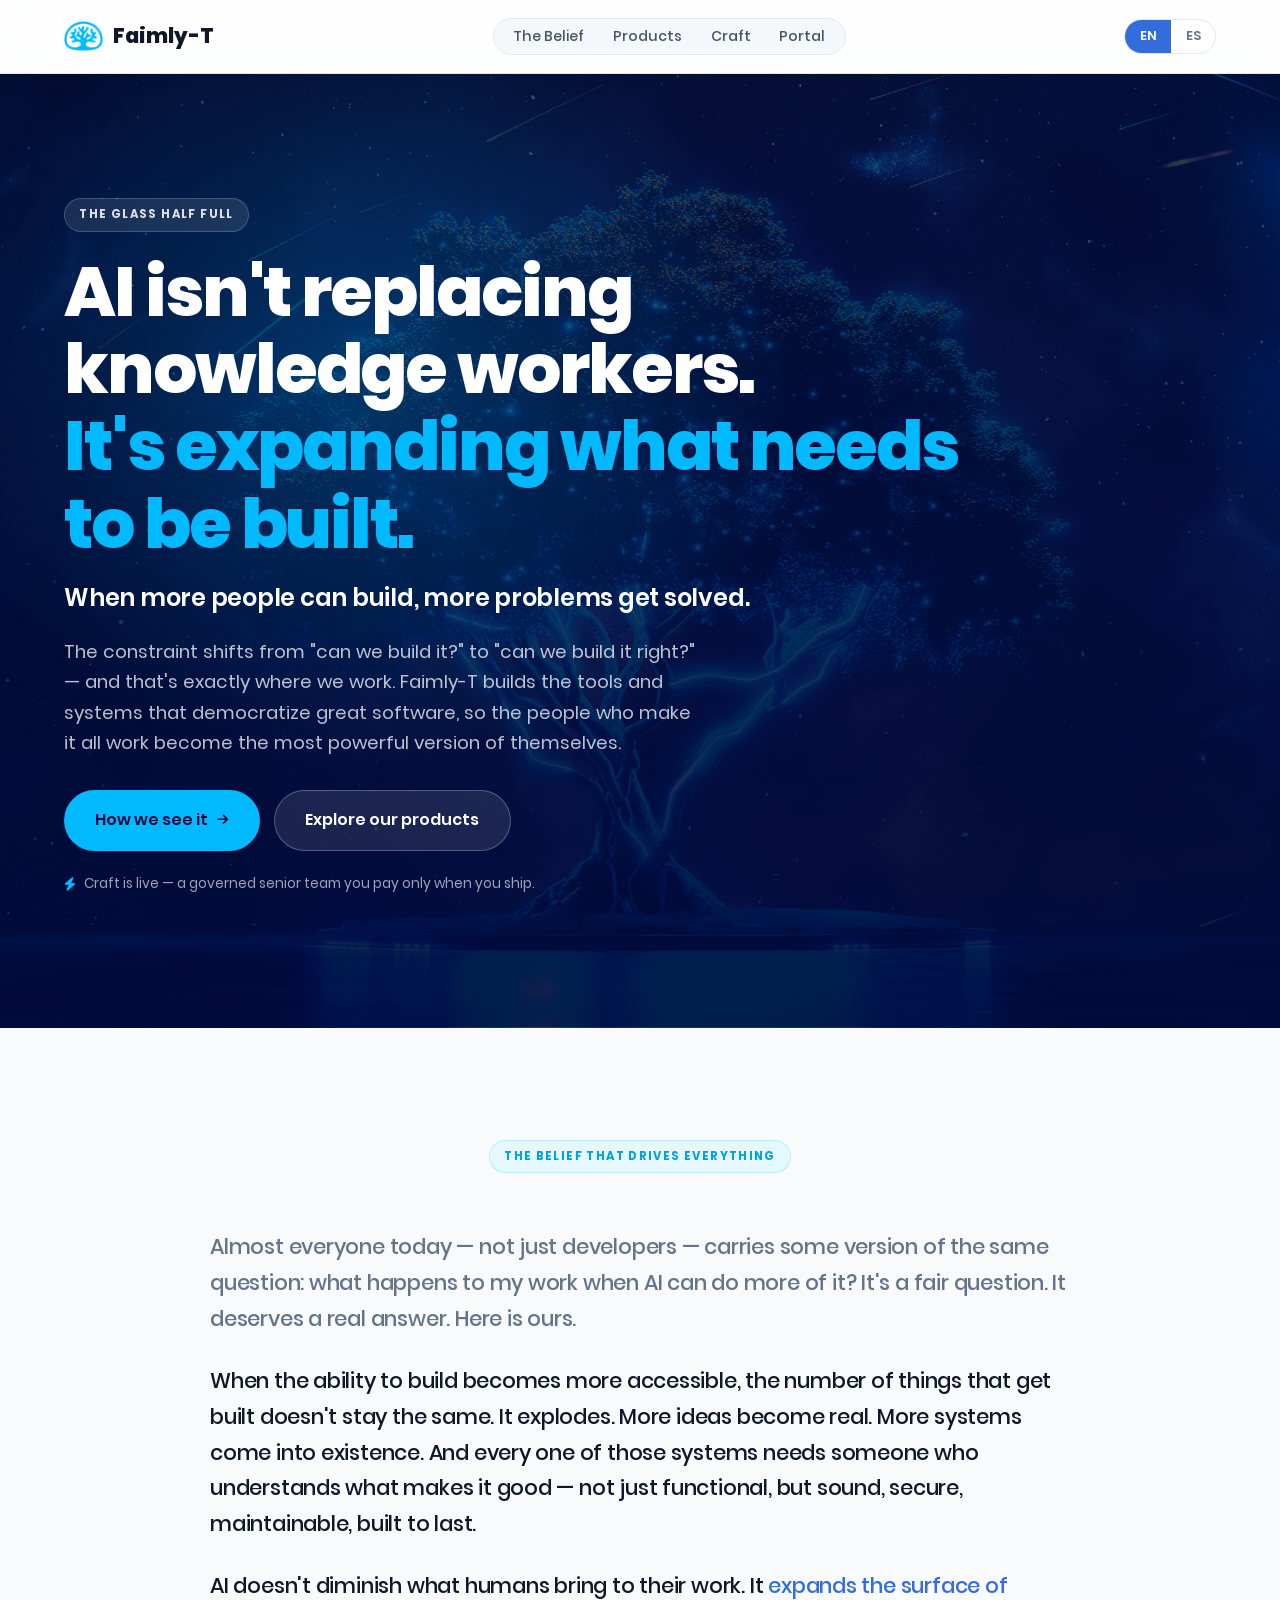
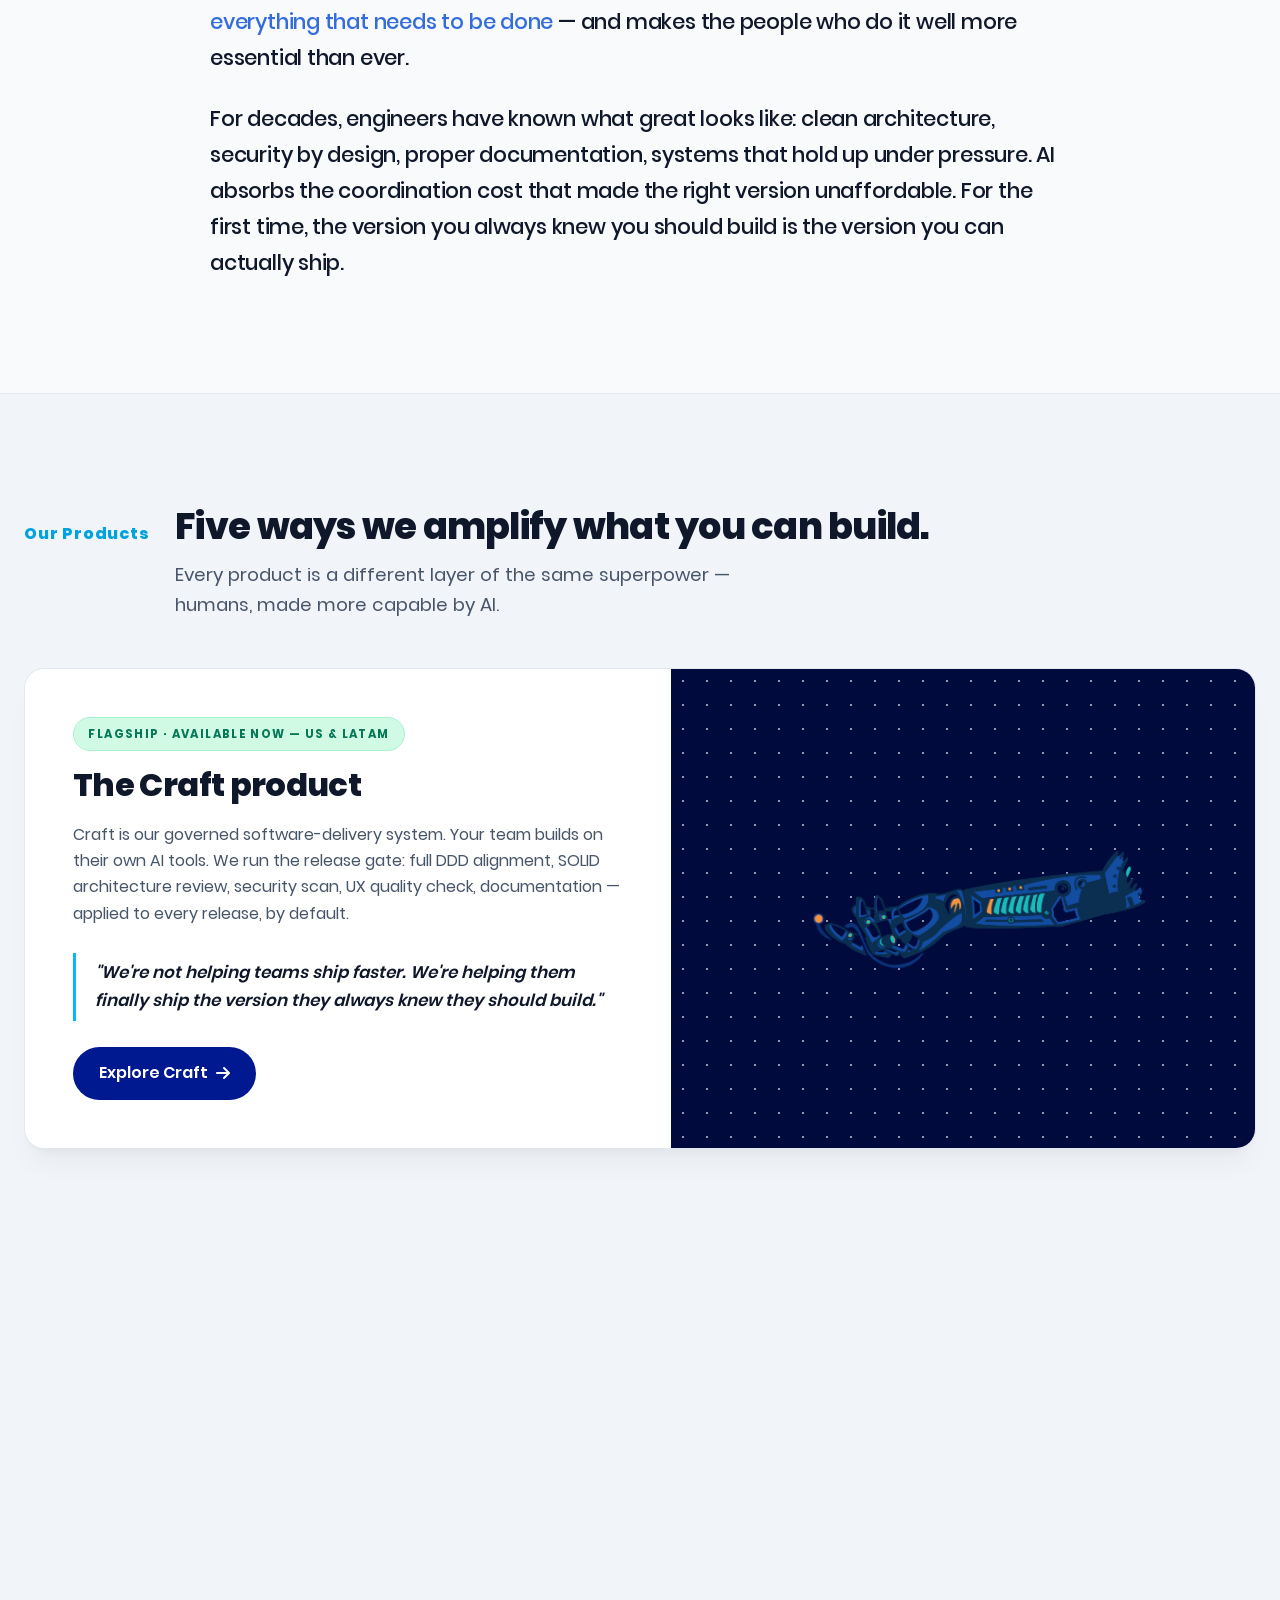
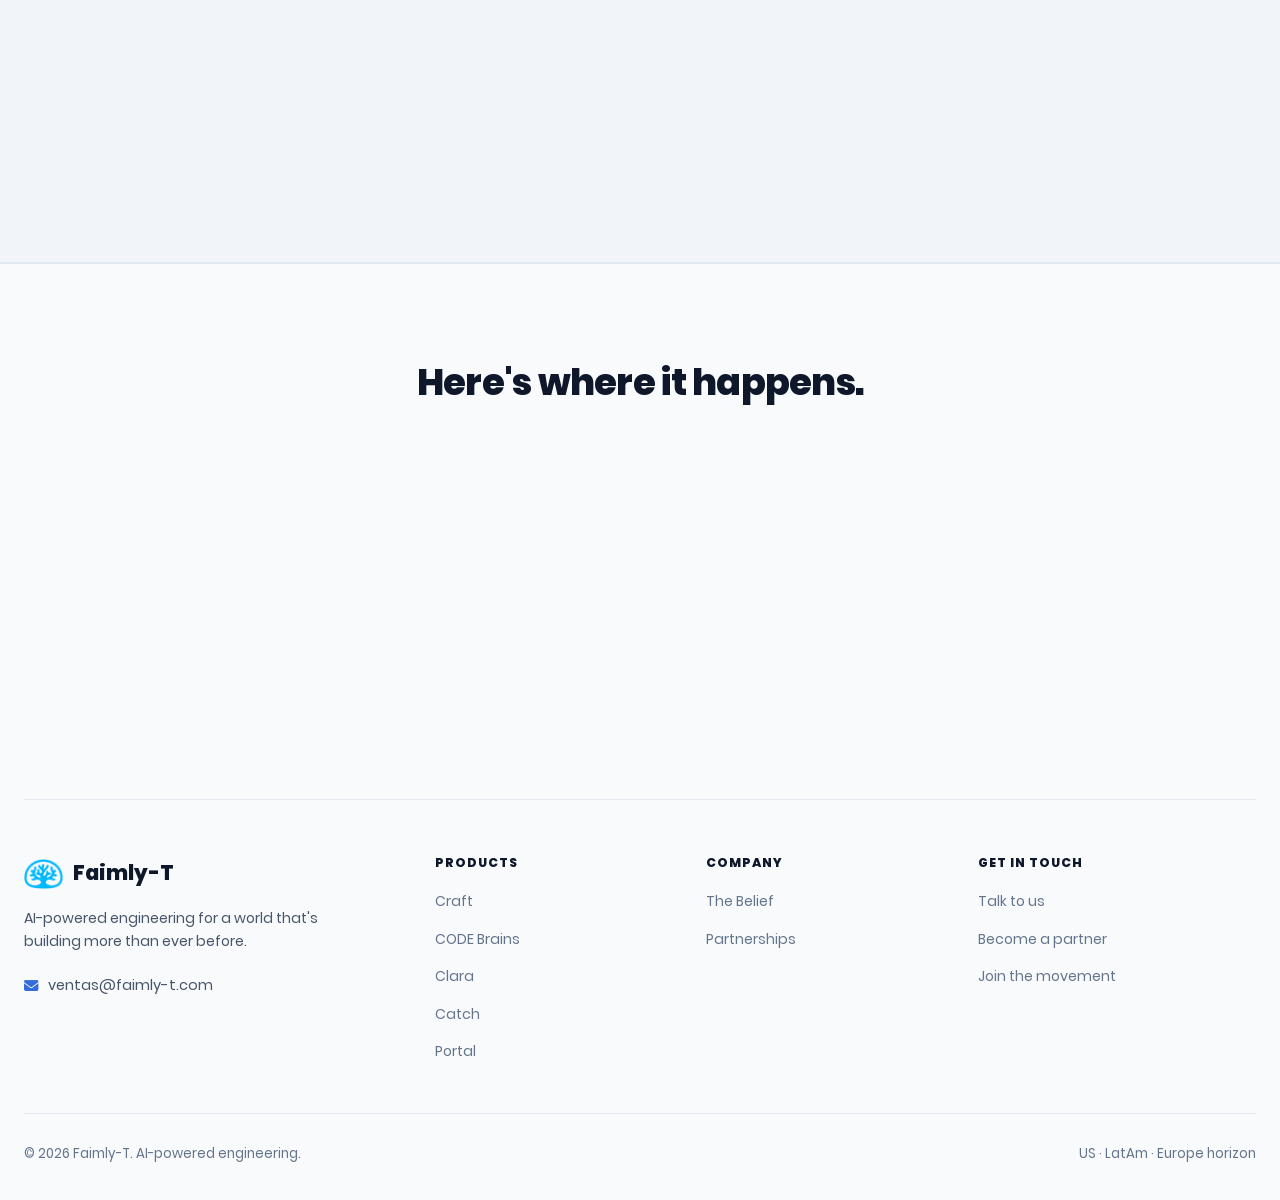
<file: index.html>
<!DOCTYPE html>
<html lang="en">
<head>
<meta charset="UTF-8" />
<meta name="viewport" content="width=device-width, initial-scale=1.0" />
<meta name="theme-color" content="#001890" />
<meta name="robots" content="index, follow" />
<title id="page-title" data-en="Faimly-T — AI isn't replacing knowledge workers" data-es="Faimly-T — La IA no está reemplazando a los trabajadores del conocimiento">Faimly-T — AI isn't replacing knowledge workers</title>
<meta name="description" id="page-desc" 
      data-en="Faimly-T builds the tools, architectures, and systems that democratize great software, empowering knowledge workers to achieve their maximum potential." 
      data-es="Faimly-T construye las herramientas, arquitecturas y sistemas que democratizan el gran software, empoderando a los profesionales del conocimiento." 
      content="Faimly-T builds the tools, architectures, and systems that democratize great software, empowering knowledge workers to achieve their maximum potential." />

<!-- Canonical URL -->
<link rel="canonical" href="https://faimly-t.com/" />

<!-- Open Graph / Facebook -->
<meta property="og:type" content="website" />
<meta property="og:url" content="https://faimly-t.com/" />
<meta property="og:title" id="og-title" 
      data-en="Faimly-T — AI isn't replacing knowledge workers" 
      data-es="Faimly-T — La IA no está reemplazando a los trabajadores del conocimiento" 
      content="Faimly-T — AI isn't replacing knowledge workers" />
<meta property="og:description" id="og-desc" 
      data-en="Faimly-T builds the tools, architectures, and systems that democratize great software, empowering knowledge workers to achieve their maximum potential." 
      data-es="Faimly-T construye las herramientas, arquitecturas y sistemas que democratizan el gran software, empoderando a los profesionales del conocimiento." 
      content="Faimly-T builds the tools, architectures, and systems that democratize great software, empowering knowledge workers to achieve their maximum potential." />
<meta property="og:image" content="https://faimly-t.com/assets/logo-lockup.png" />

<!-- Twitter -->
<meta name="twitter:card" content="summary_large_image" />
<meta name="twitter:url" content="https://faimly-t.com/" />
<meta name="twitter:title" id="twitter-title" 
      data-en="Faimly-T — AI isn't replacing knowledge workers" 
      data-es="Faimly-T — La IA no está reemplazando a los trabajadores del conocimiento" 
      content="Faimly-T — AI isn't replacing knowledge workers" />
<meta name="twitter:description" id="twitter-desc" 
      data-en="Faimly-T builds the tools, architectures, and systems that democratize great software, empowering knowledge workers to achieve their maximum potential." 
      data-es="Faimly-T construye las herramientas, arquitecturas y sistemas que democratizan el gran software, empoderando a los profesionales del conocimiento." 
      content="Faimly-T builds the tools, architectures, and systems that democratize great software, empowering knowledge workers to achieve their maximum potential." />
<meta name="twitter:image" content="https://faimly-t.com/assets/logo-lockup.png" />

<!-- Favicon -->
<link rel="icon" type="image/png" href="assets/logo-icon.png" />
<link rel="apple-touch-icon" href="assets/logo-icon.png" />

<link rel="stylesheet" href="styles.css?v=1.0.1" />
<link rel="stylesheet" href="redesign.css?v=1.0.1" />
<link rel="stylesheet" href="https://cdnjs.cloudflare.com/ajax/libs/font-awesome/6.5.1/css/all.min.css" />
<style>
  /* Final composition: B-style dark image hero + A belief + C products + footer */
  .hero-final {
    position: relative; color: #fff; padding: 124px 0 132px; overflow: hidden;
    background-image: linear-gradient(rgba(0,10,61,0.74), rgba(0,10,61,0.92)), url('assets/backgrounds/tron-tree.jpg');
    background-size: cover; background-position: center;
  }
  .hero-final .hero-glow { position: absolute; inset: 0; background: radial-gradient(52% 62% at 28% 32%, rgba(0,185,255,0.24), transparent 66%); z-index: 1; }
  .hero-final .container { position: relative; z-index: 3; }
  .hero-final .inner { max-width: 900px; }
  .hero-final h1 { color: #fff; font-size: clamp(2.6rem, 5.4vw, 4.4rem); letter-spacing: -0.03em; }
  .hero-final h1 .glow { color: var(--ft-cyan); }
  .hero-final .sub { color: #fff; font-size: 1.5rem; }
  .hero-final .lead { color: rgba(255,255,255,0.74); max-width: 640px; }
  .hero-final .hero-note { color: rgba(255,255,255,0.62); }

  /* C editorial product styles */
  .ed-head { display: grid; grid-template-columns: auto 1fr; gap: 1.6rem; align-items: baseline; margin-bottom: 3rem; }
  .ed-head .idx { font-family: var(--font-title); font-weight: 800; font-size: 1rem; color: var(--ft-cyan-600); letter-spacing: 0.05em; padding-top: 0.5rem; white-space: nowrap; }
  .ed-head .ttl h2 { font-size: var(--fs-h2); }
  .ed-head .ttl p { font-size: var(--fs-lead); color: var(--color-text-muted); margin-top: 0.8rem; max-width: 620px; }
  .index-list { border-top: 1px solid var(--color-border); }
  .index-row { display: grid; grid-template-columns: auto 1.3fr 2fr auto; gap: 2rem; align-items: center; padding: 2.1rem 0.5rem; border-bottom: 1px solid var(--color-border); transition: var(--transition-smooth); }
  .index-row:hover { background: var(--color-bg-alt); padding-left: 1.2rem; padding-right: 1.2rem; }
  .index-row .ix { font-family: var(--font-mono); font-size: 0.85rem; color: var(--color-text-light); }
  .index-row .nm { display: flex; flex-direction: column; gap: 0.4rem; }
  .index-row .nm h3 { font-size: 1.45rem; }
  .index-row .nm .meta { font-size: 0.76rem; font-weight: 700; letter-spacing: 0.06em; text-transform: uppercase; color: var(--ft-cyan-600); }
  .index-row .ds { font-size: 0.95rem; color: var(--color-text-muted); }
  .index-row .ds .partner { display: block; margin-top: 0.5rem; font-size: 0.82rem; color: var(--color-text-light); }
  .index-row .go { width: 46px; height: 46px; border-radius: 50%; border: 1px solid var(--color-border-hover); display: flex; align-items: center; justify-content: center; color: var(--color-text-main); flex-shrink: 0; }
  .index-row:hover .go { background: var(--color-primary); border-color: var(--color-primary); color: #fff; }
  /* flagship as a clickable entry to the Craft page */
  a.flagship { text-decoration: none; transition: var(--transition-smooth); }
  a.flagship:hover { transform: var(--lift-card); box-shadow: 0 26px 40px -12px rgba(0,24,144,0.18); }
  a.flagship:hover .flag-cta { gap: 0.85rem; }
  .flag-cta { display: inline-flex; align-items: center; gap: 0.55rem; font-family: var(--font-title); font-weight: 600; color: #fff; background: var(--ft-navy); padding: 0.85rem 1.6rem; border-radius: var(--radius-pill); transition: var(--transition-smooth); }
  @media (max-width: 900px){ .index-row { grid-template-columns: 1fr; gap: 0.7rem; } .index-row .go { display:none; } .ed-head { grid-template-columns: 1fr; gap: 0.6rem; } }
</style>
</head>
<body data-lang="en">

<nav class="nav">
  <div class="container nav-inner">
    <a class="brand" href="#top"><img src="assets/logo-icon.png" alt="Faimly-T" /><span>Faimly-T</span></a>
    <ul class="nav-links">
      <li><a href="#belief"><span class="en">The Belief</span><span class="es">Nuestra creencia</span></a></li>
      <li><a href="#products"><span class="en">Products</span><span class="es">Productos</span></a></li>
      <li><a href="craft.html"><span class="en">Craft</span><span class="es">Craft</span></a></li>
      <li><a href="portal.html"><span class="en">Portal</span><span class="es">Portal</span></a></li>
    </ul>
    <div class="nav-cta">
      <div class="lang-toggle" role="group" aria-label="Language">
        <button data-lang-btn="en" class="active">EN</button>
        <button data-lang-btn="es">ES</button>
      </div>
    </div>
  </div>
</nav>

<!-- HERO (B style, image background, new headline) -->
<header class="hero hero-final" id="top">
  <div class="hero-glow"></div>
  <div class="container">
    <div class="inner">
      <span class="eyebrow is-ghost"><span class="en">The glass half full</span><span class="es">El vaso medio lleno</span></span>
      <h1 style="margin-top:1.3rem;">
        <span class="en">AI isn't replacing knowledge workers.<br /><span class="glow">It's expanding what needs to be built.</span></span>
        <span class="es">La IA no está reemplazando a los trabajadores del conocimiento.<br /><span class="glow">Está expandiendo lo que se necesita construir.</span></span>
      </h1>
      <p class="sub">
        <span class="en">When more people can build, more problems get solved.</span>
        <span class="es">Cuando más personas pueden construir, más problemas se resuelven.</span>
      </p>
      <p class="lead">
        <span class="en">The constraint shifts from "can we build it?" to "can we build it right?" — and that's exactly where we work. Faimly-T builds the tools and systems that democratize great software, so the people who make it all work become the most powerful version of themselves.</span>
        <span class="es">La restricción cambia de "¿podemos construirlo?" a "¿podemos construirlo bien?", y es precisamente ahí donde intervenimos. Faimly-T desarrolla las herramientas y los sistemas que democratizan el software de alta calidad, para que las personas que hacen que todo funcione se conviertan en la versión más poderosa de sí mismas.</span>
      </p>
      <div class="hero-actions">
        <a class="btn btn-cyan btn-lg" href="#belief">
          <span class="en">How we see it</span><span class="es">Cómo lo vemos</span> <i class="fa-solid fa-arrow-right arrow"></i>
        </a>
        <a class="btn btn-ghost-light btn-lg" href="#products">
          <span class="en">Explore our products</span><span class="es">Explorar nuestros productos</span>
        </a>
      </div>
      <div class="hero-note">
        <i class="fa-solid fa-bolt" style="color:var(--ft-cyan)"></i>
        <span class="en">Craft is live — a governed senior team you pay only when you ship.</span>
        <span class="es">Craft está activo — un equipo senior gobernado al que solo pagas cuando entregas.</span>
      </div>
    </div>
  </div>
</header>

<!-- THE BELIEF (Direction A) -->
<section class="section" id="belief">
  <div class="container">
    <div class="section-head"><span class="eyebrow is-cyan"><span class="en">The belief that drives everything</span><span class="es">La creencia que lo impulsa todo</span></span></div>
    <div class="manifesto reveal" style="max-width:860px;margin:0 auto;">
      <p class="lede">
        <span class="en">Almost everyone today — not just developers — carries some version of the same question: what happens to my work when AI can do more of it? It's a fair question. It deserves a real answer. Here is ours.</span>
        <span class="es">Casi todo el mundo hoy —no solo los desarrolladores— se hace alguna versión de la misma pregunta: ¿qué pasará con mi trabajo cuando la IA pueda realizar gran parte de él? Es una pregunta justa y merece una respuesta real. Aquí está la nuestra.</span>
      </p>
      <p>
        <span class="en">When the ability to build becomes more accessible, the number of things that get built doesn't stay the same. It explodes. More ideas become real. More systems come into existence. And every one of those systems needs someone who understands what makes it good — not just functional, but sound, secure, maintainable, built to last.</span>
        <span class="es">Cuando la capacidad de construir se vuelve más accesible, la cantidad de cosas que se construyen no se mantiene igual. Explota. Más ideas se hacen realidad. Más sistemas cobran vida. Y cada uno de esos sistemas necesita a alguien que entienda qué lo hace bueno —no solo funcional, sino sólido, seguro, mantenible y construido para durar.</span>
      </p>
      <p class="bigquote">
        <span class="en">AI doesn't diminish what humans bring to their work. It <span class="accent">expands the surface of everything that needs to be done</span> — and makes the people who do it well more essential than ever.</span>
        <span class="es">La IA no disminuye lo que los humanos aportan a su trabajo. <span class="accent">Expande la superficie de todo lo que debe hacerse</span> —y hace que las personas que lo hacen bien sean más esenciales que nunca.</span>
      </p>
      <p>
        <span class="en">For decades, engineers have known what great looks like: clean architecture, security by design, proper documentation, systems that hold up under pressure. AI absorbs the coordination cost that made the right version unaffordable. For the first time, the version you always knew you should build is the version you can actually ship.</span>
        <span class="es">Durante décadas, los ingenieros han sabido cómo se ve un gran software: arquitectura limpia, seguridad por diseño, documentación adecuada, sistemas que resisten bajo presión. La IA absorbe el costo de coordinación que hacía inasequible la versión correcta. Por primera vez, la versión que siempre supiste que debías construir es la versión que realmente puedes entregar.</span>
      </p>
    </div>
  </div>
</section>

<!-- THE PRODUCTS (Direction C) -->
<section class="section section--alt" id="products">
  <div class="container wide">
    <div class="ed-head">
      <div class="idx"><span class="en">Our Products</span><span class="es">Nuestros Productos</span></div>
      <div class="ttl">
        <h2>
          <span class="en">Five ways we amplify what you can build.</span>
          <span class="es">Cinco formas en que amplificamos lo que puedes construir.</span>
        </h2>
        <p>
          <span class="en">Every product is a different layer of the same superpower — humans, made more capable by AI.</span>
          <span class="es">Cada producto es una capa diferente del mismo superpoder: los seres humanos, potenciados por la IA.</span>
        </p>
      </div>
    </div>

    <!-- Flagship Craft — clickable entry to the Craft page -->
    <a class="flagship reveal" id="craft" href="craft.html" style="margin-bottom:2.5rem;">
      <div class="flagship-body">
        <span class="eyebrow is-green">
          <span class="en">Flagship · Available now — US &amp; LatAm</span>
          <span class="es">Insignia · Disponible ahora — EE. UU. y LatAm</span>
        </span>
        <h3>
          <span class="en">The Craft product</span>
          <span class="es">El producto Craft</span>
        </h3>
        <p>
          <span class="en">Craft is our governed software-delivery system. Your team builds on their own AI tools. We run the release gate: full DDD alignment, SOLID architecture review, security scan, UX quality check, documentation — applied to every release, by default.</span>
          <span class="es">Craft es nuestro sistema de entrega de software gobernado. Tu equipo construye usando sus propias herramientas de IA. Nosotros ejecutamos el filtro de entrega: alineación completa de DDD, revisión de arquitectura SOLID, escaneo de seguridad, control de calidad de UX y documentación; todo esto aplicado a cada lanzamiento por defecto.</span>
        </p>
        <div class="flagship-pull">
          <span class="en">"We're not helping teams ship faster. We're helping them finally ship the version they always knew they should build."</span>
          <span class="es">"No estamos ayudando a los equipos a entregar más rápido. Los estamos ayudando a entregar finalmente la versión que siempre supieron que debían construir."</span>
        </div>
        <span class="flag-cta">
          <span class="en">Explore Craft</span><span class="es">Explorar Craft</span> <i class="fa-solid fa-arrow-right arrow"></i>
        </span>
      </div>
      <div class="flagship-visual ft-dot-grid"><img src="assets/illustrations/robot-hand.png" alt="Craft governed delivery" /></div>
    </a>

    <div class="index-list reveal">
      <a class="index-row" href="codebrains.html">
        <div class="ix">02</div>
        <div class="nm">
          <span class="meta">
            <span class="en">Intelligence layer · In progress</span>
            <span class="es">Capa de inteligencia · En desarrollo</span>
          </span>
          <h3>CODE Brains</h3>
        </div>
        <div class="ds">
          <span class="en">The AI that thinks like your senior engineer — the reasoning, patterns, and judgment of a senior architect, embedded in every developer's workflow. What we're building next.</span>
          <span class="es">La IA que piensa como tu ingeniero senior —el razonamiento, los patrones y el criterio de un arquitecto senior, integrados en el flujo de trabajo de cada desarrollador. Nuestro próximo desarrollo.</span>
        </div>
        <span class="go"><i class="fa-solid fa-arrow-right"></i></span>
      </a>
      
      <a class="index-row" href="javascript:void(0)" data-coming-soon="Clara">
        <div class="ix">03</div>
        <div class="nm">
          <span class="meta">
            <span class="en">Building now · Hiring platform</span>
            <span class="es">Construyendo ahora · Plataforma de contratación</span>
          </span>
          <h3>Clara</h3>
        </div>
        <div class="ds">
          <span class="en">Hiring, reimagined for the AI era — AI woven through the entire hiring journey, built to the Craft standard.</span>
          <span class="es">Contratación, reimaginada para la era de la IA —IA integrada en todo el proceso de contratación, construida bajo el estándar Craft.</span>
          <span class="partner">
            <i class="fa-solid fa-handshake"></i>
            <span class="en">In partnership with Jidoh Estrategia</span>
            <span class="es">En colaboración con Jidoh Estrategia</span>
          </span>
        </div>
        <span class="go"><i class="fa-solid fa-arrow-right"></i></span>
      </a>
      
      <a class="index-row" href="javascript:void(0)" data-coming-soon="Catch">
        <div class="ix">04</div>
        <div class="nm">
          <span class="meta">
            <span class="en">Building now · Scholarships</span>
            <span class="es">Construyendo ahora · Becas</span>
          </span>
          <h3>Catch</h3>
        </div>
        <div class="ds">
          <span class="en">Helps students in LatAm — starting in Colombia — find and win US scholarships, with AI guiding every step of the journey.</span>
          <span class="es">Ayuda a estudiantes en LatAm —comenzando en Colombia— a encontrar y ganar becas en EE. UU., con la IA guiando cada paso del camino.</span>
          <span class="partner">
            <i class="fa-solid fa-handshake"></i>
            <span class="en">In deep partnership with Raad</span>
            <span class="es">En estrecha colaboración con Raad</span>
          </span>
        </div>
        <span class="go"><i class="fa-solid fa-arrow-right"></i></span>
      </a>
      
      <a class="index-row" href="portal.html">
        <div class="ix">05</div>
        <div class="nm">
          <span class="meta">
            <span class="en">Service · Consultancy &amp; Training</span>
            <span class="es">Servicio · Consultoría y Formación</span>
          </span>
          <h3><span class="en">The Portal</span><span class="es">El Portal</span></h3>
        </div>
        <div class="ds">
          <span class="en">AI architecture, strategy, and team fluency — frameworks, analysis, and hands-on programs. English &amp; Spanish.</span>
          <span class="es">Arquitectura de IA, estrategia y fluidez de equipo —frameworks, análisis y programas prácticos. Inglés y español.</span>
        </div>
        <span class="go"><i class="fa-solid fa-arrow-right"></i></span>
      </a>
    </div>
  </div>
</section>

<!-- FOOTER / TRACKS -->
<footer class="footer" id="contact">
  <div class="container wide">
    <div class="section-head" style="margin-bottom:2.5rem;">
      <h2 style="font-size:var(--fs-h2)">
        <span class="en">Here's where it happens.</span>
        <span class="es">Aquí es donde sucede.</span>
      </h2>
    </div>
    <div class="tracks">
      <div class="track reveal">
        <span class="kicker"><span class="en">For builders</span><span class="es">Para constructores</span></span>
        <h4>
          <span class="en">Ship software that's actually built right.</span>
          <span class="es">Entrega software que realmente esté bien construido.</span>
        </h4>
        <p>
          <span class="en">Start with Craft — your team's first governed release, built to the standard you always knew was right.</span>
          <span class="es">Comienza con Craft — el primer lanzamiento gobernado de tu equipo, construido bajo el estándar que siempre supiste que era el correcto.</span>
        </p>
        <a class="btn btn-primary" href="mailto:ventas@faimly-t.com?subject=Start%20with%20Craft">
          <span class="en">Get started with Craft</span><span class="es">Comenzar con Craft</span> <i class="fa-solid fa-arrow-right arrow"></i>
        </a>
      </div>
      <div class="track reveal">
        <span class="kicker"><span class="en">For knowledge workers</span><span class="es">Para trabajadores del conocimiento</span></span>
        <h4>
          <span class="en">Your craft matters more, not less.</span>
          <span class="es">Tu especialidad importa más, no menos.</span>
        </h4>
        <p>
          <span class="en">If you believe quality is not a luxury, we're building the place where that belief does the most important work it ever has.</span>
          <span class="es">Si crees que la calidad no es un lujo, estamos construyendo el lugar donde esa creencia cobra más importancia que nunca.</span>
        </p>
        <a class="btn btn-outline" href="mailto:ventas@faimly-t.com?subject=Join%20the%20movement">
          <span class="en">Join the movement</span><span class="es">Únete al movimiento</span> <i class="fa-solid fa-arrow-right arrow"></i>
        </a>
      </div>
      <div class="track reveal">
        <span class="kicker"><span class="en">For partners</span><span class="es">Para socios</span></span>
        <h4>
          <span class="en">Know businesses ready to build better?</span>
          <span class="es">¿Conoces empresas listas para construir mejor?</span>
        </h4>
        <p>
          <span class="en">Join our partner network and earn on every feature your clients ship.</span>
          <span class="es">Únete a nuestra red de socios y gana con cada característica que entreguen tus clientes.</span>
        </p>
        <a class="btn btn-outline" href="mailto:ventas@faimly-t.com?subject=Become%20a%20partner">
          <span class="en">Become a partner</span><span class="es">Conviértete en socio</span> <i class="fa-solid fa-arrow-right arrow"></i>
        </a>
      </div>
    </div>
    <div class="footer-grid">
      <div class="footer-brand">
        <a class="brand" href="#top"><img src="assets/logo-icon.png" alt="Faimly-T" /><span>Faimly-T</span></a>
        <p>
          <span class="en">AI-powered engineering for a world that's building more than ever before.</span>
          <span class="es">Ingeniería potenciada por IA para un mundo que construye más que nunca.</span>
        </p>
        <div class="footer-contact"><i class="fa-solid fa-envelope"></i> <a href="mailto:ventas@faimly-t.com">ventas@faimly-t.com</a></div>
      </div>
      <div class="footer-col">
        <h5><span class="en">Products</span><span class="es">Productos</span></h5>
        <ul>
          <li><a href="craft.html">Craft</a></li>
          <li><a href="codebrains.html">CODE Brains</a></li>
          <li><a href="javascript:void(0)" data-coming-soon="Clara">Clara</a></li>
          <li><a href="javascript:void(0)" data-coming-soon="Catch">Catch</a></li>
          <li><a href="portal.html">Portal</a></li>
        </ul>
      </div>
      <div class="footer-col">
        <h5><span class="en">Company</span><span class="es">Compañía</span></h5>
        <ul>
          <li><a href="#belief"><span class="en">The Belief</span><span class="es">La Creencia</span></a></li>
          <li><a href="#products"><span class="en">Partnerships</span><span class="es">Alianzas</span></a></li>
        </ul>
      </div>
      <div class="footer-col">
        <h5><span class="en">Get in touch</span><span class="es">Contacto</span></h5>
        <ul>
          <li><a href="mailto:ventas@faimly-t.com"><span class="en">Talk to us</span><span class="es">Hablemos</span></a></li>
          <li><a href="mailto:ventas@faimly-t.com?subject=Become%20a%20partner"><span class="en">Become a partner</span><span class="es">Conviértete en socio</span></a></li>
          <li><a href="mailto:ventas@faimly-t.com?subject=Join%20the%20movement"><span class="en">Join the movement</span><span class="es">Únete al movimiento</span></a></li>
        </ul>
      </div>
    </div>
    <div class="footer-bottom">
      <span>
        <span class="en">© 2026 Faimly-T. AI-powered engineering.</span>
        <span class="es">© 2026 Faimly-T. Ingeniería potenciada por IA.</span>
      </span>
      <span>
        <span class="en">US · LatAm · Europe horizon</span>
        <span class="es">Horizonte EE. UU. · LatAm · Europa</span>
      </span>
    </div>
  </div>
</footer>

<script src="redesign.js"></script>
<script>
  (function(){
    var KEY='ft-portal-lang';
    var saved = localStorage.getItem(KEY) || 'en';
    function set(lang){
      document.body.setAttribute('data-lang', lang);
      document.documentElement.setAttribute('lang', lang);
      document.querySelectorAll('[data-lang-btn]').forEach(function(b){
        b.classList.toggle('active', b.getAttribute('data-lang-btn')===lang);
      });
      // Dynamic title and SEO updates
      var titleEl = document.getElementById('page-title');
      if (titleEl) {
        var newTitle = titleEl.getAttribute('data-' + lang);
        if (newTitle) document.title = newTitle;
      }
      var descEl = document.getElementById('page-desc');
      if (descEl) {
        var newDesc = descEl.getAttribute('data-' + lang);
        if (newDesc) descEl.setAttribute('content', newDesc);
      }
      ['og-title', 'og-desc', 'twitter-title', 'twitter-desc'].forEach(function(id) {
        var el = document.getElementById(id);
        if (el) {
          var newVal = el.getAttribute('data-' + lang);
          if (newVal) el.setAttribute('content', newVal);
        }
      });
      localStorage.setItem(KEY, lang);
      window.dispatchEvent(new CustomEvent('lang-changed', { detail: lang }));
    }
    document.querySelectorAll('[data-lang-btn]').forEach(function(b){
      b.addEventListener('click', function(){ set(b.getAttribute('data-lang-btn')); });
    });
    set(saved);
  })();
</script>
</body>
</html>
</file>
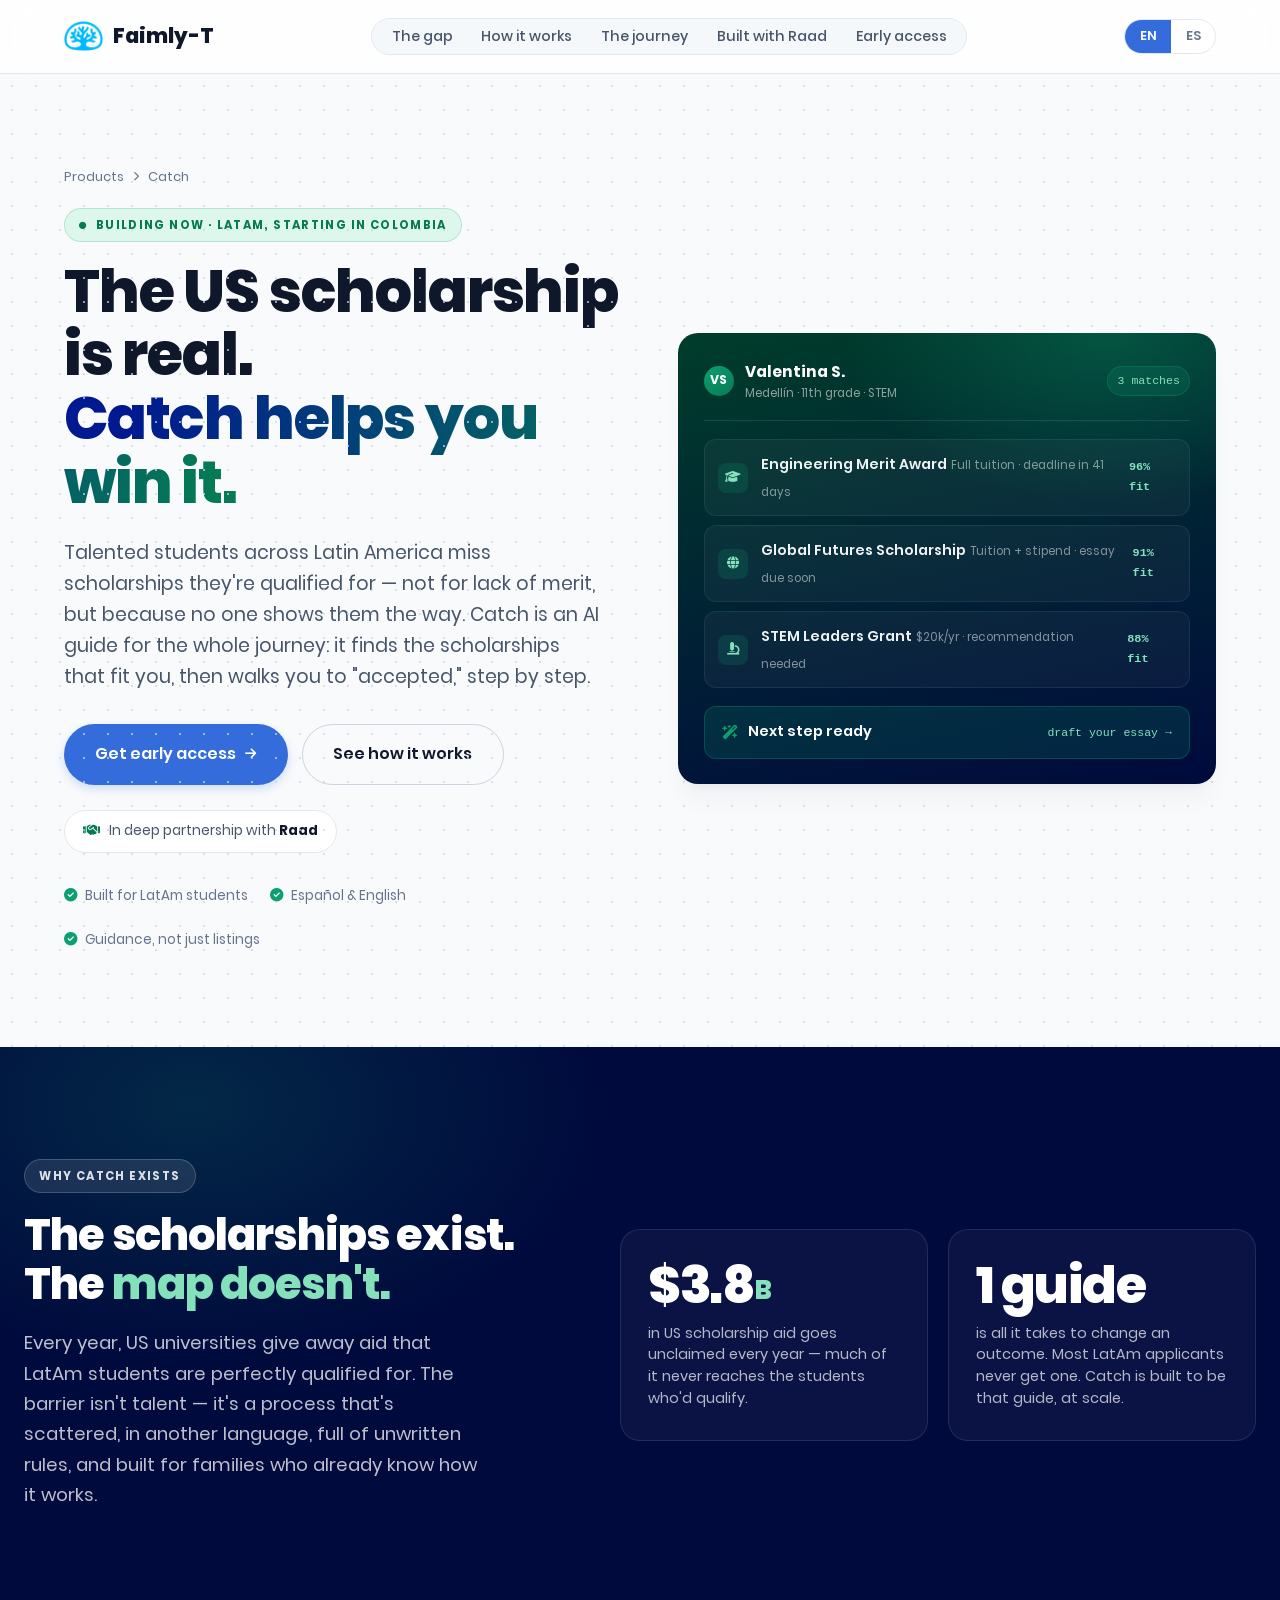
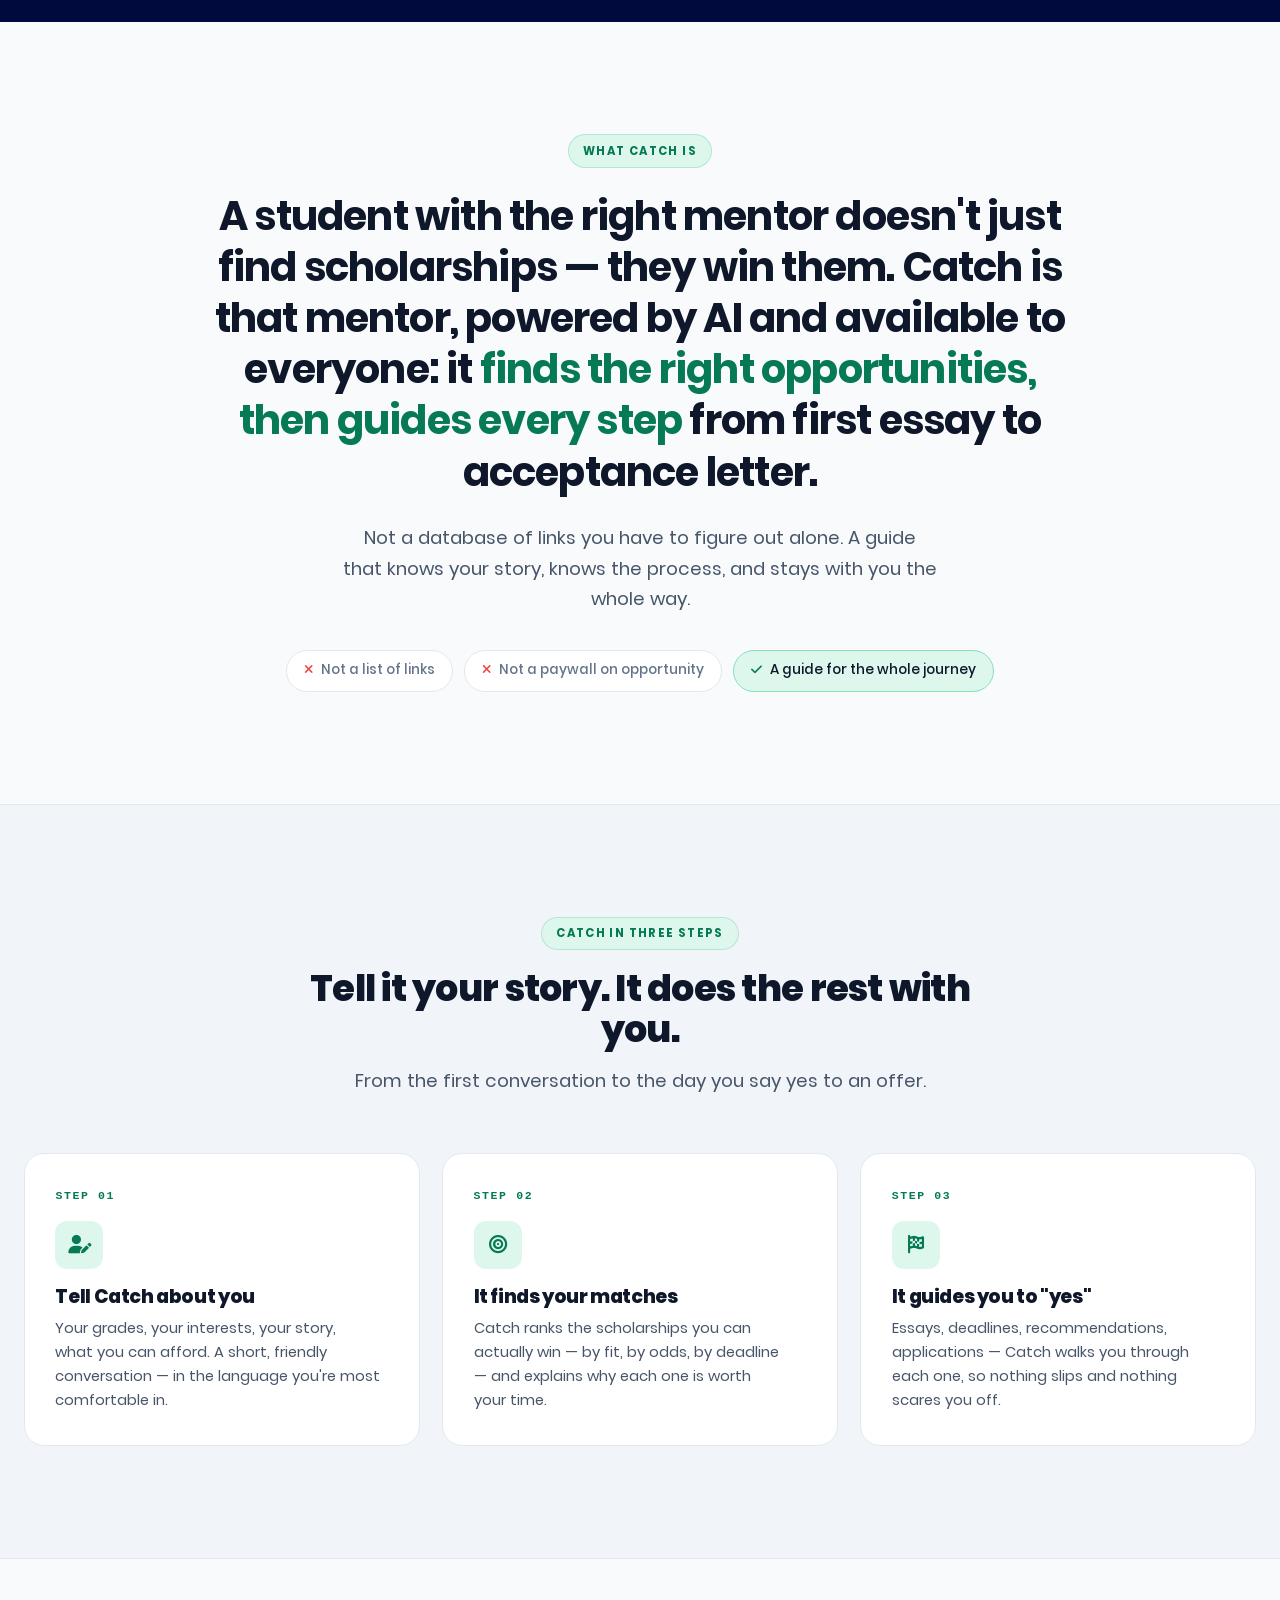
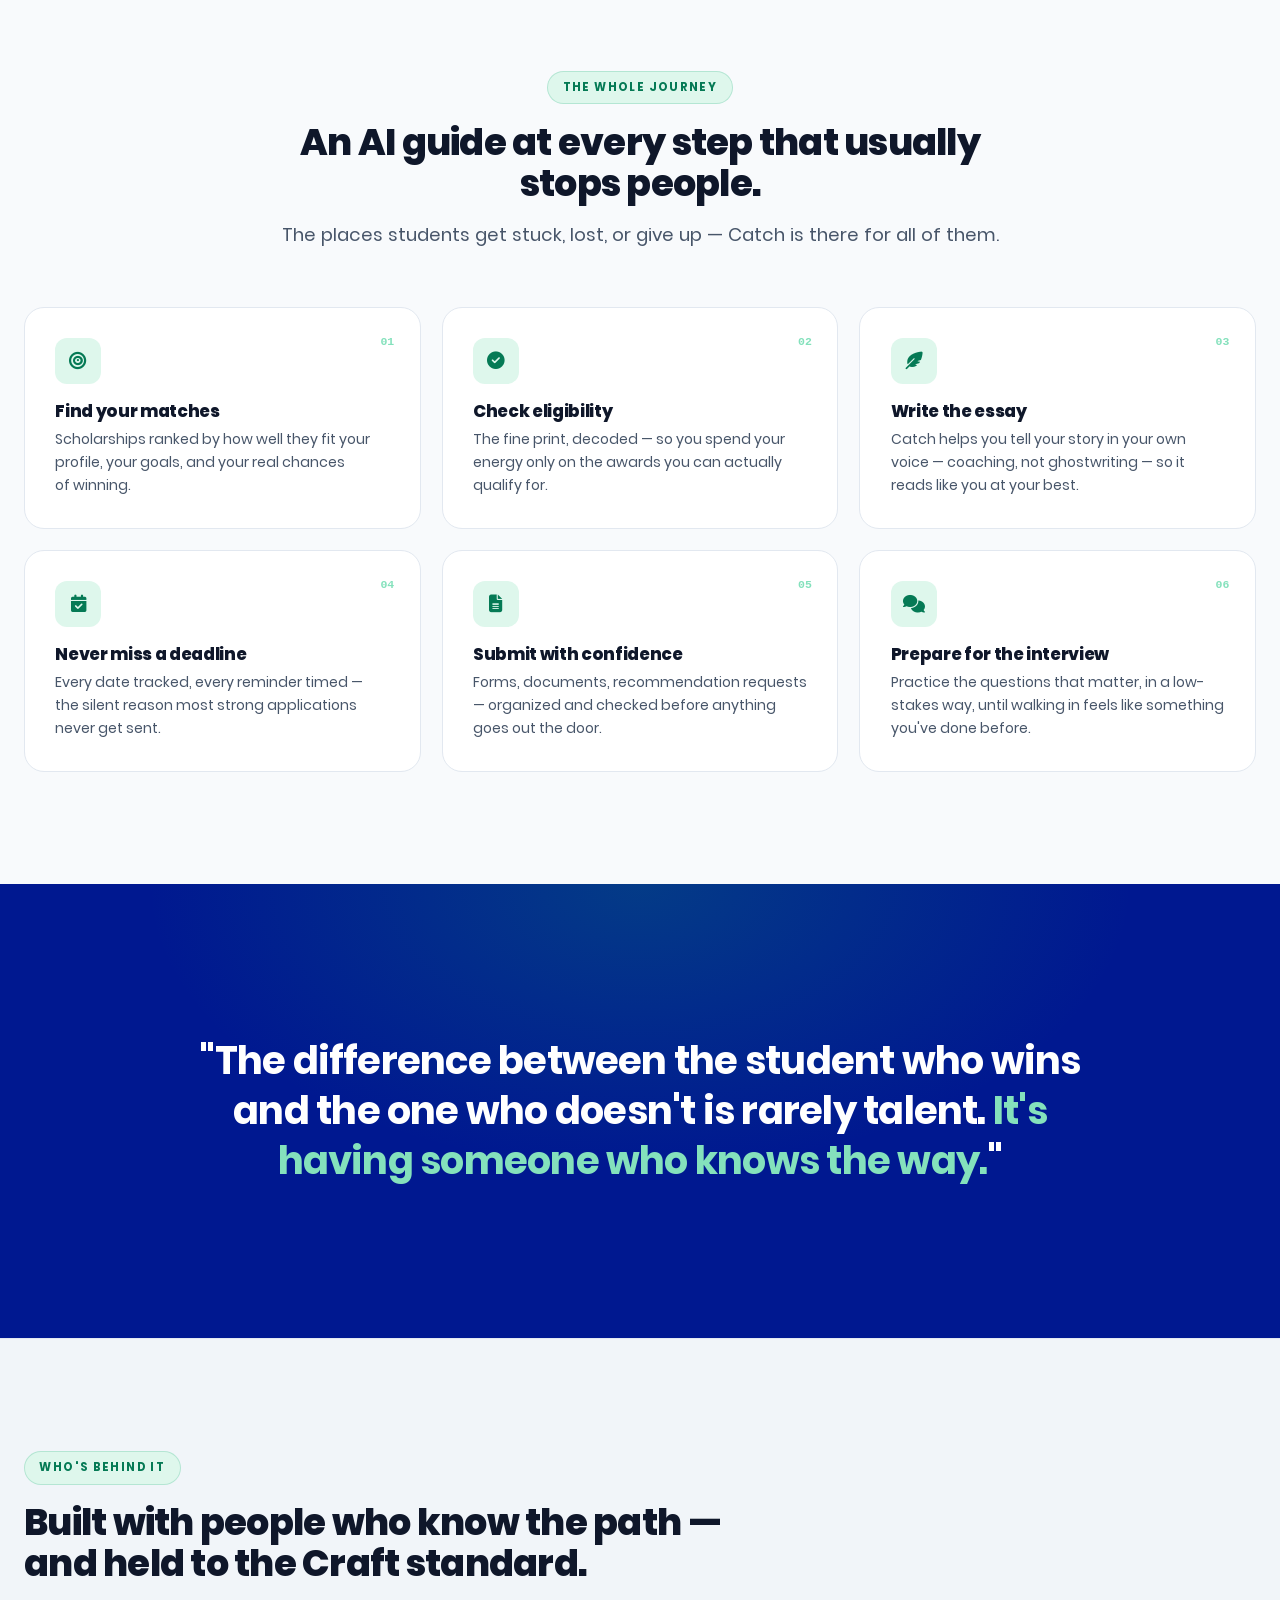
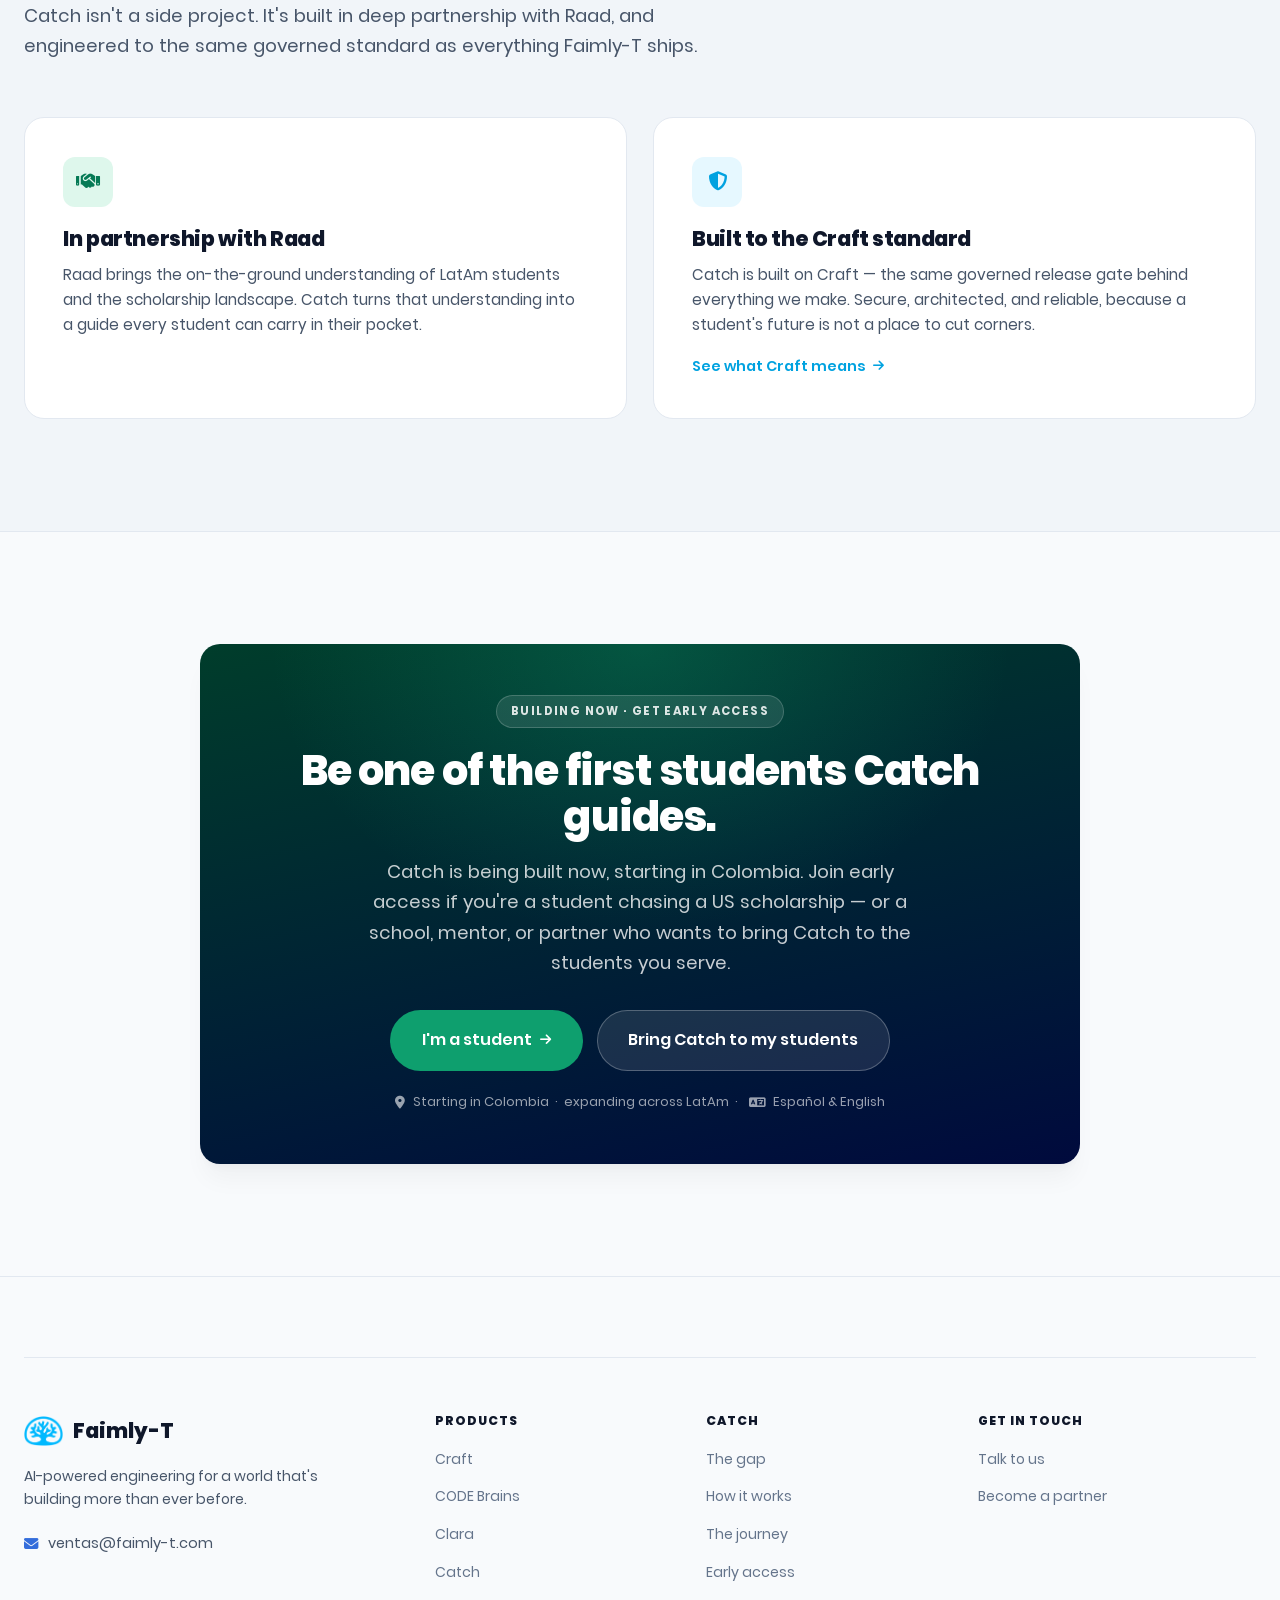
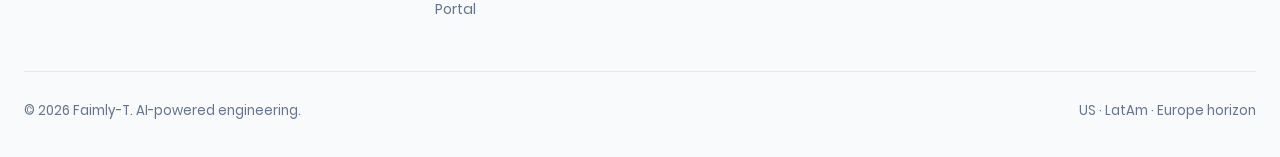
<file: catch.html>
<!DOCTYPE html>
<html lang="en">
<head>
<meta charset="UTF-8" />
<meta name="viewport" content="width=device-width, initial-scale=1.0" />
<meta name="theme-color" content="#001890" />
<meta name="robots" content="index, follow" />
<title id="page-title" data-en="Catch — Win the US scholarship you didn't know was yours | Faimly-T" data-es="Catch — Gana la beca en EE. UU. que no sabías que era tuya | Faimly-T">Catch — Win the US scholarship you didn't know was yours | Faimly-T</title>
<meta name="description" id="page-desc" 
      data-en="Discover and apply to US scholarships. Catch leverages AI-native guidance to match LatAm students with life-changing academic opportunities." 
      data-es="Descubre y aplica a becas en EE. UU. Catch utiliza guía basada en IA para conectar a estudiantes de LatAm con oportunidades académicas únicas." 
      content="Discover and apply to US scholarships. Catch leverages AI-native guidance to match LatAm students with life-changing academic opportunities." />

<!-- Canonical URL -->
<link rel="canonical" href="https://faimly-t.com/catch.html" />

<!-- Open Graph / Facebook -->
<meta property="og:type" content="website" />
<meta property="og:url" content="https://faimly-t.com/catch.html" />
<meta property="og:title" id="og-title" 
      data-en="Catch — Win the US scholarship you didn't know was yours | Faimly-T" 
      data-es="Catch — Gana la beca en EE. UU. que no sabías que era tuya | Faimly-T" 
      content="Catch — Win the US scholarship you didn't know was yours | Faimly-T" />
<meta property="og:description" id="og-desc" 
      data-en="Discover and apply to US scholarships. Catch leverages AI-native guidance to match LatAm students with life-changing academic opportunities." 
      data-es="Descubre y aplica a becas en EE. UU. Catch utiliza guía basada en IA para conectar a estudiantes de LatAm con oportunidades académicas únicas." 
      content="Discover and apply to US scholarships. Catch leverages AI-native guidance to match LatAm students with life-changing academic opportunities." />
<meta property="og:image" content="https://faimly-t.com/assets/logo-lockup.png" />

<!-- Twitter -->
<meta name="twitter:card" content="summary_large_image" />
<meta name="twitter:url" content="https://faimly-t.com/catch.html" />
<meta name="twitter:title" id="twitter-title" 
      data-en="Catch — Win the US scholarship you didn't know was yours | Faimly-T" 
      data-es="Catch — Gana la beca en EE. UU. que no sabías que era tuya | Faimly-T" 
      content="Catch — Win the US scholarship you didn't know was yours | Faimly-T" />
<meta name="twitter:description" id="twitter-desc" 
      data-en="Discover and apply to US scholarships. Catch leverages AI-native guidance to match LatAm students with life-changing academic opportunities." 
      data-es="Descubre y aplica a becas en EE. UU. Catch utiliza guía basada en IA para conectar a estudiantes de LatAm con oportunidades académicas únicas." 
      content="Discover and apply to US scholarships. Catch leverages AI-native guidance to match LatAm students with life-changing academic opportunities." />
<meta name="twitter:image" content="https://faimly-t.com/assets/logo-lockup.png" />

<!-- Favicon -->
<link rel="icon" type="image/png" href="assets/logo-icon.png" />
<link rel="apple-touch-icon" href="assets/logo-icon.png" />

<link rel="stylesheet" href="styles.css?v=1.0.1" />
<link rel="stylesheet" href="redesign.css?v=1.0.1" />
<link rel="stylesheet" href="https://cdnjs.cloudflare.com/ajax/libs/font-awesome/6.5.1/css/all.min.css" />
<style>
  /* ============================================================
     Catch — bespoke theme on the shared redesign base.
     Scholarships for LatAm students. Warmer, human, hopeful.
     Accent shifts from brand cyan to emerald (opportunity).
     ============================================================ */
  :root {
    --catch: #0e9f6e;          /* emerald — opportunity / growth */
    --catch-600: #057a55;
    --catch-300: #84e1bc;
    --catch-050: #def7ec;
    --catch-line: rgba(255,255,255,0.1);
  }

  /* ---- Crumb ------------------------------------------------ */
  .crumb { font-size: 0.82rem; color: var(--color-text-light); margin-bottom: 1.3rem; display: flex; align-items: center; gap: 0.55rem; }
  .crumb a:hover { color: var(--catch-600); }
  .crumb i { font-size: 0.6rem; }

  /* Catch eyebrow uses the emerald accent */
  .eyebrow.is-catch { color: var(--catch-600); background: var(--catch-050); border-color: rgba(14,159,110,0.2); }

  /* ---- HERO ------------------------------------------------- */
  .catch-hero { padding: 92px 0 96px; }
  .catch-hero .hero-grid { display: grid; grid-template-columns: 1.02fr 0.98fr; gap: 3.4rem; align-items: center; }
  .catch-hero h1 { font-size: clamp(2.5rem, 4.6vw, 3.7rem); line-height: 1.08; margin: 1.1rem 0 1.4rem; }
  .catch-hero h1 .grad { background: linear-gradient(100deg, var(--ft-navy) 10%, var(--catch-600) 95%); -webkit-background-clip: text; background-clip: text; -webkit-text-fill-color: transparent; }
  .catch-hero .lead { font-size: 1.18rem; max-width: 540px; }
  .hero-trust { margin-top: 2rem; display: flex; align-items: center; gap: 1.4rem; flex-wrap: wrap; font-size: 0.84rem; color: var(--color-text-light); }
  .hero-trust .pip { display: flex; align-items: center; gap: 0.5rem; }
  .hero-trust .pip i { color: var(--catch); }
  .partner-line { margin-top: 1.6rem; display: inline-flex; align-items: center; gap: 0.6rem; font-size: 0.86rem; color: var(--color-text-muted); background: var(--color-bg-card); border: 1px solid var(--color-border); padding: 0.55rem 1.1rem; border-radius: var(--radius-pill); }
  .partner-line i { color: var(--catch-600); }
  .partner-line b { color: var(--color-text-main); font-weight: 700; }

  /* ---- Hero journey card (the product visual) --------------- */
  .journey-card { background: linear-gradient(168deg, #003d2b 0%, var(--ft-navy-900) 100%); border-radius: var(--radius-card); padding: 1.6rem; box-shadow: var(--shadow-premium); position: relative; overflow: hidden; }
  .journey-card .scan { position: absolute; inset: 0; background: radial-gradient(70% 55% at 80% 0%, rgba(14,159,110,0.3), transparent 70%); pointer-events: none; }
  .journey-card .jc-top { position: relative; z-index: 2; display: flex; align-items: center; justify-content: space-between; padding-bottom: 1.1rem; border-bottom: 1px solid var(--catch-line); }
  .journey-card .jc-title { display: flex; align-items: center; gap: 0.7rem; color: #fff; font-family: var(--font-title); font-weight: 700; font-size: 0.96rem; }
  .journey-card .jc-title .av { width: 30px; height: 30px; border-radius: 50%; background: linear-gradient(140deg, var(--catch), var(--catch-600)); display: flex; align-items: center; justify-content: center; color: #fff; font-size: 0.78rem; font-weight: 700; }
  .journey-card .jc-title small { display: block; font-family: var(--font-body); font-weight: 400; font-size: 0.72rem; color: rgba(255,255,255,0.55); }
  .journey-card .stage { font-family: var(--font-mono); font-size: 0.72rem; color: var(--catch-300); background: rgba(14,159,110,0.16); border: 1px solid rgba(14,159,110,0.3); padding: 0.28rem 0.6rem; border-radius: var(--radius-pill); }
  .match-list { position: relative; z-index: 2; list-style: none; margin: 1.1rem 0; display: flex; flex-direction: column; gap: 0.55rem; }
  .match-list li { display: flex; align-items: center; gap: 0.8rem; padding: 0.7rem 0.85rem; background: rgba(255,255,255,0.04); border: 1px solid rgba(255,255,255,0.07); border-radius: var(--radius-md); }
  .match-list .ml-ic { width: 30px; height: 30px; border-radius: 8px; background: rgba(14,159,110,0.18); display: flex; align-items: center; justify-content: center; color: var(--catch-300); font-size: 0.78rem; flex-shrink: 0; }
  .match-list .ml-body { flex-grow: 1; }
  .match-list .ml-name { color: rgba(255,255,255,0.94); font-size: 0.88rem; font-weight: 600; }
  .match-list .ml-sub { color: rgba(255,255,255,0.5); font-size: 0.72rem; }
  .match-list .ml-fit { font-family: var(--font-mono); font-size: 0.74rem; font-weight: 700; color: var(--catch-300); }
  .journey-foot { position: relative; z-index: 2; display: flex; align-items: center; justify-content: space-between; gap: 0.8rem; background: rgba(14,159,110,0.16); border: 1px solid rgba(14,159,110,0.3); border-radius: var(--radius-md); padding: 0.85rem 1.1rem; margin-top: 0.9rem; }
  .journey-foot .jf-l { display: flex; align-items: center; gap: 0.6rem; color: #fff; font-weight: 600; font-size: 0.9rem; }
  .journey-foot .jf-l i { color: var(--catch); }
  .journey-foot .jf-r { font-family: var(--font-mono); font-size: 0.72rem; color: var(--catch-300); }
  @media (max-width: 1024px){ .catch-hero .hero-grid { grid-template-columns: 1fr; gap: 2.6rem; } }

  /* ---- Gap band --------------------------------------------- */
  .gap-band { background: var(--ft-navy-900); color: #fff; position: relative; overflow: hidden; }
  .gap-band .glow { position: absolute; inset: 0; background: radial-gradient(50% 70% at 15% 10%, rgba(14,159,110,0.2), transparent 65%); }
  .gap-grid { position: relative; z-index: 2; display: grid; grid-template-columns: 0.92fr 1.08fr; gap: 3.4rem; align-items: center; }
  .gap-copy h2 { color: #fff; font-size: clamp(1.9rem, 3.4vw, 2.7rem); line-height: 1.14; }
  .gap-copy h2 .accent { color: var(--catch-300); }
  .gap-copy p { color: rgba(255,255,255,0.74); font-size: var(--fs-lead); margin-top: 1.2rem; max-width: 460px; }
  .gap-stats { display: grid; grid-template-columns: 1fr 1fr; gap: 1.2rem; }
  .gap-stat { background: rgba(255,255,255,0.04); border: 1px solid rgba(255,255,255,0.1); border-radius: var(--radius-card); padding: 1.9rem 1.7rem; }
  .gap-stat .big { font-family: var(--font-title); font-weight: 800; font-size: clamp(2.4rem, 4.6vw, 3.2rem); letter-spacing: -0.03em; line-height: 1; color: #fff; }
  .gap-stat .big .u { color: var(--catch-300); font-size: 0.5em; vertical-align: 0.18em; margin-left: 0.05em; }
  .gap-stat p { color: rgba(255,255,255,0.7); font-size: 0.9rem; margin-top: 0.7rem; line-height: 1.5; }
  @media (max-width: 1024px){ .gap-grid { grid-template-columns: 1fr; gap: 2.4rem; } }
  @media (max-width: 560px){ .gap-stats { grid-template-columns: 1fr; } }

  /* ---- Manifesto -------------------------------------------- */
  .catch-manifesto { max-width: 880px; margin: 0 auto; text-align: center; }
  .catch-manifesto .kicker { margin-bottom: 1.4rem; }
  .catch-manifesto .big { font-family: var(--font-title); font-weight: 700; font-size: clamp(1.7rem, 3.2vw, 2.5rem); line-height: 1.28; letter-spacing: -0.02em; color: var(--color-text-main); }
  .catch-manifesto .big .accent { color: var(--catch-600); }
  .catch-manifesto .sub { font-size: var(--fs-lead); color: var(--color-text-muted); max-width: 640px; margin: 1.6rem auto 0; }
  .neg-row { display: flex; justify-content: center; gap: 0.7rem; flex-wrap: wrap; margin-top: 2.2rem; }
  .neg-chip { display: inline-flex; align-items: center; gap: 0.5rem; font-size: 0.85rem; font-weight: 500; color: var(--color-text-light); background: var(--color-bg-card); border: 1px solid var(--color-border); padding: 0.55rem 1.05rem; border-radius: var(--radius-pill); }
  .neg-chip i { color: var(--ft-danger); font-size: 0.78rem; }
  .neg-chip.is-yes { color: var(--color-text-main); border-color: var(--catch-300); background: var(--catch-050); }
  .neg-chip.is-yes i { color: var(--catch-600); }

  /* ---- How it works (3 steps) ------------------------------- */
  .steps { display: grid; grid-template-columns: repeat(3, 1fr); gap: 1.4rem; }
  .step { background: var(--color-bg-card); border: 1px solid var(--color-border); border-radius: var(--radius-card); padding: 2rem 1.9rem; position: relative; transition: var(--transition-smooth); }
  .step:hover { transform: var(--lift-card); box-shadow: var(--shadow-lg); border-color: var(--color-border-hover); }
  .step .sn { font-family: var(--font-mono); font-size: 0.72rem; letter-spacing: 0.14em; color: var(--catch-600); font-weight: 700; }
  .step .si { width: 48px; height: 48px; border-radius: var(--radius-md); background: var(--catch-050); color: var(--catch-600); display: flex; align-items: center; justify-content: center; font-size: 1.15rem; margin: 1rem 0 1.1rem; }
  .step h4 { font-size: 1.18rem; margin-bottom: 0.5rem; }
  .step p { font-size: 0.92rem; }
  @media (max-width: 900px){ .steps { grid-template-columns: 1fr; } }

  /* ---- Journey grid (the 6 steps Catch guides) -------------- */
  .checks { display: grid; grid-template-columns: repeat(3, 1fr); gap: 1.3rem; }
  .check { background: var(--color-bg-card); border: 1px solid var(--color-border); border-radius: var(--radius-card); padding: 1.9rem; transition: var(--transition-smooth); position: relative; }
  .check:hover { border-color: var(--color-border-hover); box-shadow: var(--shadow-md); transform: var(--lift-card); }
  .check .cstep { position: absolute; top: 1.5rem; right: 1.6rem; font-family: var(--font-mono); font-size: 0.72rem; font-weight: 700; color: var(--catch-300); }
  .check .ci { width: 46px; height: 46px; border-radius: var(--radius-md); background: var(--catch-050); display: flex; align-items: center; justify-content: center; color: var(--catch-600); font-size: 1.1rem; margin-bottom: 1.1rem; }
  .check h4 { font-size: 1.06rem; margin-bottom: 0.45rem; }
  .check p { font-size: 0.88rem; }
  @media (max-width: 900px){ .checks { grid-template-columns: 1fr; } }

  /* ---- Pull band -------------------------------------------- */
  .pull-band { background: var(--ft-navy); color: #fff; position: relative; overflow: hidden; }
  .pull-band .glow { position: absolute; inset: 0; background: radial-gradient(55% 90% at 50% 0%, rgba(14,159,110,0.26), transparent 70%); }
  .pull-band .q { max-width: 920px; margin: 0 auto; text-align: center; position: relative; z-index: 2; }
  .pull-band .q p { font-family: var(--font-title); font-weight: 700; font-size: clamp(1.6rem, 3vw, 2.5rem); line-height: 1.3; letter-spacing: -0.02em; color: #fff; }
  .pull-band .q .accent { color: var(--catch-300); }

  /* ---- Built-with / credibility ----------------------------- */
  .built { display: grid; grid-template-columns: 1fr 1fr; gap: 1.6rem; }
  .built-card { background: var(--color-bg-card); border: 1px solid var(--color-border); border-radius: var(--radius-card); padding: 2.4rem; transition: var(--transition-smooth); }
  .built-card:hover { box-shadow: var(--shadow-md); transform: var(--lift-card); }
  .built-card .bi { width: 50px; height: 50px; border-radius: var(--radius-md); display: flex; align-items: center; justify-content: center; font-size: 1.2rem; margin-bottom: 1.3rem; }
  .built-card.is-partner .bi { background: var(--catch-050); color: var(--catch-600); }
  .built-card.is-standard .bi { background: var(--ft-cyan-050); color: var(--ft-cyan-600); }
  .built-card h3 { font-size: 1.3rem; margin-bottom: 0.7rem; }
  .built-card p { font-size: 0.95rem; }
  .built-card a { font-weight: 600; font-size: 0.9rem; color: var(--ft-cyan-600); display: inline-flex; align-items: center; gap: 0.45rem; margin-top: 1.1rem; }
  .built-card a i { font-size: 0.78rem; transition: var(--transition-smooth); }
  .built-card a:hover i { transform: translateX(3px); }
  @media (max-width: 760px){ .built { grid-template-columns: 1fr; } }

  /* ---- Coming-soon CTA -------------------------------------- */
  .access { max-width: 880px; margin: 0 auto; }
  .access-card { background: linear-gradient(168deg, #003d2b 0%, var(--ft-navy-900) 100%); border-radius: var(--radius-card); padding: 3.2rem; position: relative; overflow: hidden; text-align: center; box-shadow: var(--shadow-premium); }
  .access-card .aglow { position: absolute; inset: 0; background: radial-gradient(60% 80% at 50% 0%, rgba(14,159,110,0.3), transparent 70%); }
  .access-card .inner { position: relative; z-index: 2; }
  .access-card h2 { color: #fff; font-size: clamp(1.8rem, 3.4vw, 2.6rem); margin: 1.2rem 0 1rem; }
  .access-card p { color: rgba(255,255,255,0.78); font-size: var(--fs-lead); max-width: 560px; margin: 0 auto 2rem; }
  .access-card .btn-emerald { background: var(--catch); color: #fff; }
  .access-card .btn-emerald:hover { background: var(--catch-600); transform: var(--lift-hover); }
  .access-note { margin-top: 1.3rem; font-size: 0.82rem; color: rgba(255,255,255,0.6); display: flex; align-items: center; justify-content: center; gap: 0.5rem; flex-wrap: wrap; }
</style>
</head>
<body data-lang="en">

<nav class="nav">
  <div class="container nav-inner">
    <a class="brand" href="index.html"><img src="assets/logo-icon.png" alt="Faimly-T" /><span>Faimly-T</span></a>
    <ul class="nav-links">
      <li><a href="#problem"><span class="en">The gap</span><span class="es">Brecha</span></a></li>
      <li><a href="#how"><span class="en">How it works</span><span class="es">Proceso</span></a></li>
      <li><a href="#journey"><span class="en">The journey</span><span class="es">Viaje</span></a></li>
      <li><a href="#built"><span class="en">Built with Raad</span><span class="es">Alianza</span></a></li>
      <li><a href="#access"><span class="en">Early access</span><span class="es">Acceso</span></a></li>
    </ul>
    <div class="nav-cta">
      <div class="lang-toggle" role="group" aria-label="Language">
        <button data-lang-btn="en" class="active">EN</button>
        <button data-lang-btn="es">ES</button>
      </div>
    </div>
  </div>
</nav>

<!-- ===================== HERO ===================== -->
<header class="hero catch-hero ft-dot-grid" id="top">
  <div class="container">
    <div class="hero-grid">
      <div class="hero-copy">
        <div class="crumb">
          <a href="index.html"><span class="en">Products</span><span class="es">Productos</span></a>
          <i class="fa-solid fa-chevron-right"></i>
          <span>Catch</span>
        </div>
        <span class="eyebrow is-catch">
          <i class="fa-solid fa-circle" style="font-size:0.45rem"></i>
          <span class="en">Building now · LatAm, starting in Colombia</span>
          <span class="es">Construyendo ahora · LatAm, comenzando en Colombia</span>
        </span>
        <h1>
          <span class="en">The US scholarship is real.<br /><span class="grad">Catch helps you win it.</span></span>
          <span class="es">La beca en EE. UU. es real.<br /><span class="grad">Catch te ayuda a ganarla.</span></span>
        </h1>
        <p class="lead">
          <span class="en">Talented students across Latin America miss scholarships they're qualified for — not for lack of merit, but because no one shows them the way. Catch is an AI guide for the whole journey: it finds the scholarships that fit you, then walks you to "accepted," step by step.</span>
          <span class="es">Estudiantes talentosos en toda América Latina pierden becas para las cuales están calificados —no por falta de mérito, sino porque nadie les muestra el camino. Catch es una guía de IA para todo el camino: encuentra las becas que se adaptan a ti y te acompaña hasta lograr la admisión, paso a paso.</span>
        </p>
        <div class="hero-actions">
          <a class="btn btn-primary btn-lg" href="#access">
            <span class="en">Get early access</span><span class="es">Obtener acceso anticipado</span> <i class="fa-solid fa-arrow-right arrow"></i>
          </a>
          <a class="btn btn-outline btn-lg" href="#how">
            <span class="en">See how it works</span><span class="es">Ver cómo funciona</span>
          </a>
        </div>
        <div class="partner-line">
          <i class="fa-solid fa-handshake"></i>
          <span class="en">In deep partnership with <b>Raad</b></span>
          <span class="es">En estrecha colaboración con <b>Raad</b></span>
        </div>
        <div class="hero-trust">
          <span class="pip"><i class="fa-solid fa-circle-check"></i> <span class="en">Built for LatAm students</span><span class="es">Construido para estudiantes de LatAm</span></span>
          <span class="pip"><i class="fa-solid fa-circle-check"></i> <span class="en">Español &amp; English</span><span class="es">Español e inglés</span></span>
          <span class="pip"><i class="fa-solid fa-circle-check"></i> <span class="en">Guidance, not just listings</span><span class="es">Orientación, no solo listados</span></span>
        </div>
      </div>

      <!-- The product visual: a scholarship journey -->
      <div class="journey-card reveal">
        <div class="scan"></div>
        <div class="jc-top">
          <div class="jc-title"><span class="av">VS</span><span>Valentina S.<small><span class="en">Medellín · 11th grade · STEM</span><span class="es">Medellín · 11° grado · STEM</span></small></span></div>
          <span class="stage"><span class="en">3 matches</span><span class="es">3 coincidencias</span></span>
        </div>
        <ul class="match-list">
          <li>
            <span class="ml-ic"><i class="fa-solid fa-graduation-cap"></i></span>
            <span class="ml-body">
              <span class="ml-name"><span class="en">Engineering Merit Award</span><span class="es">Premio al Mérito en Ingeniería</span></span>
              <span class="ml-sub"><span class="en">Full tuition · deadline in 41 days</span><span class="es">Matrícula completa · plazo en 41 días</span></span>
            </span>
            <span class="ml-fit">96% fit</span>
          </li>
          <li>
            <span class="ml-ic"><i class="fa-solid fa-globe"></i></span>
            <span class="ml-body">
              <span class="ml-name"><span class="en">Global Futures Scholarship</span><span class="es">Beca Global Futures</span></span>
              <span class="ml-sub"><span class="en">Tuition + stipend · essay due soon</span><span class="es">Matrícula + estipendio · ensayo vence pronto</span></span>
            </span>
            <span class="ml-fit">91% fit</span>
          </li>
          <li>
            <span class="ml-ic"><i class="fa-solid fa-microscope"></i></span>
            <span class="ml-body">
              <span class="ml-name"><span class="en">STEM Leaders Grant</span><span class="es">Subvención para Líderes STEM</span></span>
              <span class="ml-sub"><span class="en">$20k/yr · recommendation needed</span><span class="es">$20k/año · recomendación requerida</span></span>
            </span>
            <span class="ml-fit">88% fit</span>
          </li>
        </ul>
        <div class="journey-foot">
          <span class="jf-l">
            <i class="fa-solid fa-wand-magic-sparkles"></i>
            <span class="en">Next step ready</span><span class="es">Próximo paso listo</span>
          </span>
          <span class="jf-r"><span class="en">draft your essay →</span><span class="es">redacta tu ensayo →</span></span>
        </div>
      </div>
    </div>
  </div>
</header>

<!-- ===================== THE GAP ===================== -->
<section class="gap-band section" id="problem">
  <div class="glow"></div>
  <div class="container wide">
    <div class="gap-grid">
      <div class="gap-copy reveal">
        <span class="eyebrow is-ghost"><span class="en">Why Catch exists</span><span class="es">Por qué existe Catch</span></span>
        <h2 style="margin-top:1.1rem;">
          <span class="en">The scholarships exist.<br />The <span class="accent">map doesn't.</span></span>
          <span class="es">Las becas existen.<br />El <span class="accent">mapa no.</span></span>
        </h2>
        <p>
          <span class="en">Every year, US universities give away aid that LatAm students are perfectly qualified for. The barrier isn't talent — it's a process that's scattered, in another language, full of unwritten rules, and built for families who already know how it works.</span>
          <span class="es">Cada año, las universidades de EE. UU. otorgan ayudas para las cuales los estudiantes latinoamericanos están perfectamente calificados. La barrera no es el talento —es un proceso disperso, en otro idioma, lleno de reglas no escritas y diseñado para familias que ya saben cómo funciona.</span>
        </p>
      </div>
      <div class="gap-stats reveal">
        <div class="gap-stat">
          <div class="big">$3.8<span class="u">B</span></div>
          <p>
            <span class="en">in US scholarship aid goes unclaimed every year — much of it never reaches the students who'd qualify.</span>
            <span class="es">en fondos de becas de EE. UU. queda sin reclamar cada año —gran parte nunca llega a los estudiantes que calificarían.</span>
          </p>
        </div>
        <div class="gap-stat">
          <div class="big"><span class="en">1 guide</span><span class="es">1 guía</span></div>
          <p>
            <span class="en">is all it takes to change an outcome. Most LatAm applicants never get one. Catch is built to be that guide, at scale.</span>
            <span class="es">es todo lo que se necesita para cambiar un resultado. La mayoría de los solicitantes de LatAm nunca cuentan con uno. Catch está diseñado para ser esa guía, a escala.</span>
          </p>
        </div>
      </div>
    </div>
  </div>
</section>

<!-- ===================== WHAT IT IS / MANIFESTO ===================== -->
<section class="section">
  <div class="container">
    <div class="catch-manifesto reveal">
      <span class="eyebrow kicker is-catch"><span class="en">What Catch is</span><span class="es">Qué es Catch</span></span>
      <p class="big">
        <span class="en">A student with the right mentor doesn't just find scholarships — they win them. Catch is that mentor, powered by AI and available to everyone: it <span class="accent">finds the right opportunities, then guides every step</span> from first essay to acceptance letter.</span>
        <span class="es">Un estudiante con el mentor adecuado no solo encuentra becas — las gana. Catch es ese mentor, potenciado por IA y disponible para todos: <span class="accent">encuentra las oportunidades adecuadas y luego guía cada paso</span> desde el primer ensayo hasta la carta de aceptación.</span>
      </p>
      <p class="sub">
        <span class="en">Not a database of links you have to figure out alone. A guide that knows your story, knows the process, and stays with you the whole way.</span>
        <span class="es">No es una base de datos de enlaces que tienes que descifrar solo. Es una guía que conoce tu historia, conoce el proceso y te acompaña durante todo el camino.</span>
      </p>
      <div class="neg-row">
        <span class="neg-chip"><i class="fa-solid fa-xmark"></i> <span class="en">Not a list of links</span><span class="es">No es una lista de enlaces</span></span>
        <span class="neg-chip"><i class="fa-solid fa-xmark"></i> <span class="en">Not a paywall on opportunity</span><span class="es">Sin barreras de pago para la oportunidad</span></span>
        <span class="neg-chip is-yes"><i class="fa-solid fa-check"></i> <span class="en">A guide for the whole journey</span><span class="es">Una guía para todo el viaje</span></span>
      </div>
    </div>
  </div>
</section>

<!-- ===================== HOW IT WORKS ===================== -->
<section class="section section--alt" id="how">
  <div class="container wide">
    <div class="section-head">
      <span class="eyebrow is-catch"><span class="en">Catch in three steps</span><span class="es">Catch en tres pasos</span></span>
      <h2>
        <span class="en">Tell it your story. It does the rest with you.</span>
        <span class="es">Cuéntale tu historia. Hace el resto contigo.</span>
      </h2>
      <p>
        <span class="en">From the first conversation to the day you say yes to an offer.</span>
        <span class="es">Desde la primera conversación hasta el día en que le dices sí a una oferta.</span>
      </p>
    </div>
    <div class="steps reveal">
      <div class="step">
        <div class="sn"><span class="en">STEP 01</span><span class="es">PASO 01</span></div>
        <div class="si"><i class="fa-solid fa-user-pen"></i></div>
        <h4><span class="en">Tell Catch about you</span><span class="es">Cuéntale a Catch sobre ti</span></h4>
        <p>
          <span class="en">Your grades, your interests, your story, what you can afford. A short, friendly conversation — in the language you're most comfortable in.</span>
          <span class="es">Tus notas, tus intereses, tu historia, tu presupuesto. Una conversación corta y amigable — en el idioma en el que te sientas más cómodo.</span>
        </p>
      </div>
      <div class="step">
        <div class="sn"><span class="en">STEP 02</span><span class="es">PASO 02</span></div>
        <div class="si"><i class="fa-solid fa-bullseye"></i></div>
        <h4><span class="en">It finds your matches</span><span class="es">Encuentra tus coincidencias</span></h4>
        <p>
          <span class="en">Catch ranks the scholarships you can actually win — by fit, by odds, by deadline — and explains why each one is worth your time.</span>
          <span class="es">Catch clasifica las becas que realmente puedes ganar — por compatibilidad, probabilidad, fecha límite — y explica por qué cada una vale tu tiempo.</span>
        </p>
      </div>
      <div class="step">
        <div class="sn"><span class="en">STEP 03</span><span class="es">PASO 03</span></div>
        <div class="si"><i class="fa-solid fa-flag-checkered"></i></div>
        <h4><span class="en">It guides you to "yes"</span><span class="es">Te guía hacia el "sí"</span></h4>
        <p>
          <span class="en">Essays, deadlines, recommendations, applications — Catch walks you through each one, so nothing slips and nothing scares you off.</span>
          <span class="es">Ensayos, plazos, recomendaciones, solicitudes — Catch te guía a través de cada uno, para que nada se te pase y nada te asuste.</span>
        </p>
      </div>
    </div>
  </div>
</section>

<!-- ===================== THE JOURNEY ===================== -->
<section class="section" id="journey">
  <div class="container wide">
    <div class="section-head">
      <span class="eyebrow is-catch"><span class="en">The whole journey</span><span class="es">Todo el viaje</span></span>
      <h2>
        <span class="en">An AI guide at every step that usually stops people.</span>
        <span class="es">Una guía de IA en cada paso que suele detener a las personas.</span>
      </h2>
      <p>
        <span class="en">The places students get stuck, lost, or give up — Catch is there for all of them.</span>
        <span class="es">Los lugares donde los estudiantes se atascan, se pierden o se rinden — Catch está allí para todos ellos.</span>
      </p>
    </div>
    <div class="checks reveal">
      <div class="check">
        <span class="cstep">01</span>
        <div class="ci"><i class="fa-solid fa-bullseye"></i></div>
        <h4><span class="en">Find your matches</span><span class="es">Encuentra tus coincidencias</span></h4>
        <p>
          <span class="en">Scholarships ranked by how well they fit your profile, your goals, and your real chances of winning.</span>
          <span class="es">Becas clasificadas según qué tan bien se adapten a tu perfil, tus metas y tus posibilidades reales de ganar.</span>
        </p>
      </div>
      <div class="check">
        <span class="cstep">02</span>
        <div class="ci"><i class="fa-solid fa-circle-check"></i></div>
        <h4><span class="en">Check eligibility</span><span class="es">Verificar elegibilidad</span></h4>
        <p>
          <span class="en">The fine print, decoded — so you spend your energy only on the awards you can actually qualify for.</span>
          <span class="es">La letra pequeña, descifrada — para que gastes tu energía solo en las becas para las que realmente calificas.</span>
        </p>
      </div>
      <div class="check">
        <span class="cstep">03</span>
        <div class="ci"><i class="fa-solid fa-feather-pointed"></i></div>
        <h4><span class="en">Write the essay</span><span class="es">Redactar el ensayo</span></h4>
        <p>
          <span class="en">Catch helps you tell your story in your own voice — coaching, not ghostwriting — so it reads like you at your best.</span>
          <span class="es">Catch te ayuda a contar tu historia con tu propia voz — orientando, no escribiendo por ti — para que se lea como tú en tu mejor momento.</span>
        </p>
      </div>
      <div class="check">
        <span class="cstep">04</span>
        <div class="ci"><i class="fa-solid fa-calendar-check"></i></div>
        <h4><span class="en">Never miss a deadline</span><span class="es">Nunca pierdas un plazo</span></h4>
        <p>
          <span class="en">Every date tracked, every reminder timed — the silent reason most strong applications never get sent.</span>
          <span class="es">Cada fecha rastreada, cada recordatorio programado —la razón silenciosa por la cual la mayoría de las candidaturas más sólidas nunca se envían.</span>
        </p>
      </div>
      <div class="check">
        <span class="cstep">05</span>
        <div class="ci"><i class="fa-solid fa-file-lines"></i></div>
        <h4><span class="en">Submit with confidence</span><span class="es">Enviar con confianza</span></h4>
        <p>
          <span class="en">Forms, documents, recommendation requests — organized and checked before anything goes out the door.</span>
          <span class="es">Formularios, documentos y cartas de recomendación: todo organizado y verificado antes del envío.</span>
        </p>
      </div>
      <div class="check">
        <span class="cstep">06</span>
        <div class="ci"><i class="fa-solid fa-comments"></i></div>
        <h4><span class="en">Prepare for the interview</span><span class="es">Preparar para la entrevista</span></h4>
        <p>
          <span class="en">Practice the questions that matter, in a low-stakes way, until walking in feels like something you've done before.</span>
          <span class="es">Practica las preguntas importantes, de forma relajada, hasta que entrar se sienta como algo que ya has hecho antes.</span>
        </p>
      </div>
    </div>
  </div>
</section>

<!-- ===================== PULL QUOTE ===================== -->
<section class="section--tight pull-band">
  <div class="container" style="padding-top:5rem;padding-bottom:5rem;">
    <div class="glow"></div>
    <div class="q reveal">
      <p>
        <span class="en">"The difference between the student who wins and the one who doesn't is rarely talent. <span class="accent">It's having someone who knows the way.</span>"</span>
        <span class="es">"La diferencia entre el estudiante que gana y el que no, rara vez es el talento. <span class="accent">Es tener a alguien que conozca el camino.</span>"</span>
      </p>
    </div>
  </div>
</section>

<!-- ===================== BUILT WITH ===================== -->
<section class="section section--alt" id="built">
  <div class="container wide">
    <div class="section-head left value-head" style="max-width:720px;">
      <span class="eyebrow is-catch"><span class="en">Who's behind it</span><span class="es">Quién está detrás</span></span>
      <h2>
        <span class="en">Built with people who know the path — and held to the Craft standard.</span>
        <span class="es">Construido con personas que conocen el camino — y bajo el estándar Craft.</span>
      </h2>
      <p>
        <span class="en">Catch isn't a side project. It's built in deep partnership with Raad, and engineered to the same governed standard as everything Faimly-T ships.</span>
        <span class="es">Catch no es un proyecto secundario. Está construido en estrecha colaboración con Raad y diseñado bajo el mismo estándar gobernado de todo lo que entrega Faimly-T.</span>
      </p>
    </div>
    <div class="built reveal">
      <div class="built-card is-partner">
        <div class="bi"><i class="fa-solid fa-handshake"></i></div>
        <h3><span class="en">In partnership with Raad</span><span class="es">En colaboración con Raad</span></h3>
        <p>
          <span class="en">Raad brings the on-the-ground understanding of LatAm students and the scholarship landscape. Catch turns that understanding into a guide every student can carry in their pocket.</span>
          <span class="es">Raad aporta la experiencia directa con los estudiantes de LatAm y el panorama de las becas. Catch convierte esa comprensión en una guía que cada estudiante puede llevar en su bolsillo.</span>
        </p>
      </div>
      <div class="built-card is-standard">
        <div class="bi"><i class="fa-solid fa-shield-halved"></i></div>
        <h3><span class="en">Built to the Craft standard</span><span class="es">Construido bajo el estándar Craft</span></h3>
        <p>
          <span class="en">Catch is built on Craft — the same governed release gate behind everything we make. Secure, architected, and reliable, because a student's future is not a place to cut corners.</span>
          <span class="es">Catch está construido sobre Craft — el mismo filtro de entrega gobernado detrás de todo lo que hacemos. Seguro, bien diseñado y confiable, porque el futuro de un estudiante no es un lugar para escatimar esfuerzos.</span>
        </p>
        <a href="craft.html"><span class="en">See what Craft means</span><span class="es">Mira qué significa Craft</span> <i class="fa-solid fa-arrow-right arrow"></i></a>
      </div>
    </div>
  </div>
</section>

<!-- ===================== EARLY ACCESS CTA ===================== -->
<section class="section" id="access">
  <div class="container">
    <div class="access reveal">
      <div class="access-card">
        <div class="aglow"></div>
        <div class="inner">
          <span class="eyebrow is-ghost">
            <span class="en">Building now · Get early access</span>
            <span class="es">Construyendo ahora · Obtener acceso anticipado</span>
          </span>
          <h2>
            <span class="en">Be one of the first students Catch guides.</span>
            <span class="es">Sé uno de los primeros estudiantes guiados por Catch.</span>
          </h2>
          <p>
            <span class="en">Catch is being built now, starting in Colombia. Join early access if you're a student chasing a US scholarship — or a school, mentor, or partner who wants to bring Catch to the students you serve.</span>
            <span class="es">Catch se está construyendo ahora, comenzando en Colombia. Únete al acceso anticipado si eres un estudiante que busca una beca en EE. UU. — o una escuela, mentor o socio que quiera llevar Catch a los estudiantes a los que sirve.</span>
          </p>
          <div class="hero-actions" style="justify-content:center;">
            <a class="btn btn-emerald btn-lg" href="mailto:ventas@faimly-t.com?subject=Catch%20early%20access%20%E2%80%94%20student">
              <span class="en">I'm a student</span><span class="es">Soy estudiante</span> <i class="fa-solid fa-arrow-right arrow"></i>
            </a>
            <a class="btn btn-ghost-light btn-lg" href="mailto:ventas@faimly-t.com?subject=Catch%20partnership">
              <span class="en">Bring Catch to my students</span><span class="es">Llevar Catch a mis estudiantes</span>
            </a>
          </div>
          <div class="access-note">
            <i class="fa-solid fa-location-dot"></i>
            <span class="en">Starting in Colombia &nbsp;·&nbsp; expanding across LatAm &nbsp;·&nbsp;</span>
            <span class="es">Comenzando en Colombia &nbsp;·&nbsp; expandiéndose por LatAm &nbsp;·&nbsp;</span>
            <i class="fa-solid fa-language"></i>
            <span> Español &amp; English</span>
          </div>
        </div>
      </div>
    </div>
  </div>
</section>

<!-- ===================== FOOTER ===================== -->
<footer class="footer" id="contact">
  <div class="container wide">
    <div class="footer-grid">
      <div class="footer-brand">
        <a class="brand" href="index.html"><img src="assets/logo-icon.png" alt="Faimly-T" /><span>Faimly-T</span></a>
        <p>
          <span class="en">AI-powered engineering for a world that's building more than ever before.</span>
          <span class="es">Ingeniería potenciada por IA para un mundo que construye más que nunca.</span>
        </p>
        <div class="footer-contact"><i class="fa-solid fa-envelope"></i> <a href="mailto:ventas@faimly-t.com">ventas@faimly-t.com</a></div>
      </div>
      <div class="footer-grid-nav" style="display:contents;">
        <div class="footer-col">
          <h5><span class="en">Products</span><span class="es">Productos</span></h5>
          <ul>
            <li><a href="craft.html">Craft</a></li>
            <li><a href="codebrains.html">CODE Brains</a></li>
            <li><a href="javascript:void(0)" data-coming-soon="Clara">Clara</a></li>
            <li><a href="javascript:void(0)" data-coming-soon="Catch">Catch</a></li>
            <li><a href="portal.html">Portal</a></li>
          </ul>
        </div>
        <div class="footer-col">
          <h5><span class="en">Catch</span><span class="es">Catch</span></h5>
          <ul>
            <li><a href="#problem"><span class="en">The gap</span><span class="es">La brecha</span></a></li>
            <li><a href="#how"><span class="en">How it works</span><span class="es">Cómo funciona</span></a></li>
            <li><a href="#journey"><span class="en">The journey</span><span class="es">El viaje</span></a></li>
            <li><a href="#access"><span class="en">Early access</span><span class="es">Acceso anticipado</span></a></li>
          </ul>
        </div>
        <div class="footer-col">
          <h5><span class="en">Get in touch</span><span class="es">Contacto</span></h5>
          <ul>
            <li><a href="mailto:ventas@faimly-t.com"><span class="en">Talk to us</span><span class="es">Hablemos</span></a></li>
            <li><a href="mailto:ventas@faimly-t.com?subject=Catch%20partnership"><span class="en">Become a partner</span><span class="es">Conviértete en socio</span></a></li>
          </ul>
        </div>
      </div>
    </div>
    <div class="footer-bottom">
      <span>
        <span class="en">© 2026 Faimly-T. AI-powered engineering.</span>
        <span class="es">© 2026 Faimly-T. Ingeniería potenciada por IA.</span>
      </span>
      <span>
        <span class="en">US · LatAm · Europe horizon</span>
        <span class="es">Horizonte EE. UU. · LatAm · Europa</span>
      </span>
    </div>
  </div>
</footer>

<script src="redesign.js"></script>
<script>
  (function(){
    var KEY='ft-portal-lang';
    var saved = localStorage.getItem(KEY) || 'en';
    function set(lang){
      document.body.setAttribute('data-lang', lang);
      document.documentElement.setAttribute('lang', lang);
      document.querySelectorAll('[data-lang-btn]').forEach(function(b){
        b.classList.toggle('active', b.getAttribute('data-lang-btn')===lang);
      });
      // Dynamic title and SEO updates
      var titleEl = document.getElementById('page-title');
      if (titleEl) {
        var newTitle = titleEl.getAttribute('data-' + lang);
        if (newTitle) document.title = newTitle;
      }
      var descEl = document.getElementById('page-desc');
      if (descEl) {
        var newDesc = descEl.getAttribute('data-' + lang);
        if (newDesc) descEl.setAttribute('content', newDesc);
      }
      ['og-title', 'og-desc', 'twitter-title', 'twitter-desc'].forEach(function(id) {
        var el = document.getElementById(id);
        if (el) {
          var newVal = el.getAttribute('data-' + lang);
          if (newVal) el.setAttribute('content', newVal);
        }
      });
      localStorage.setItem(KEY, lang);
      window.dispatchEvent(new CustomEvent('lang-changed', { detail: lang }));
    }
    document.querySelectorAll('[data-lang-btn]').forEach(function(b){
      b.addEventListener('click', function(){ set(b.getAttribute('data-lang-btn')); });
    });
    set(saved);
  })();
</script>
</body>
</html>
</file>
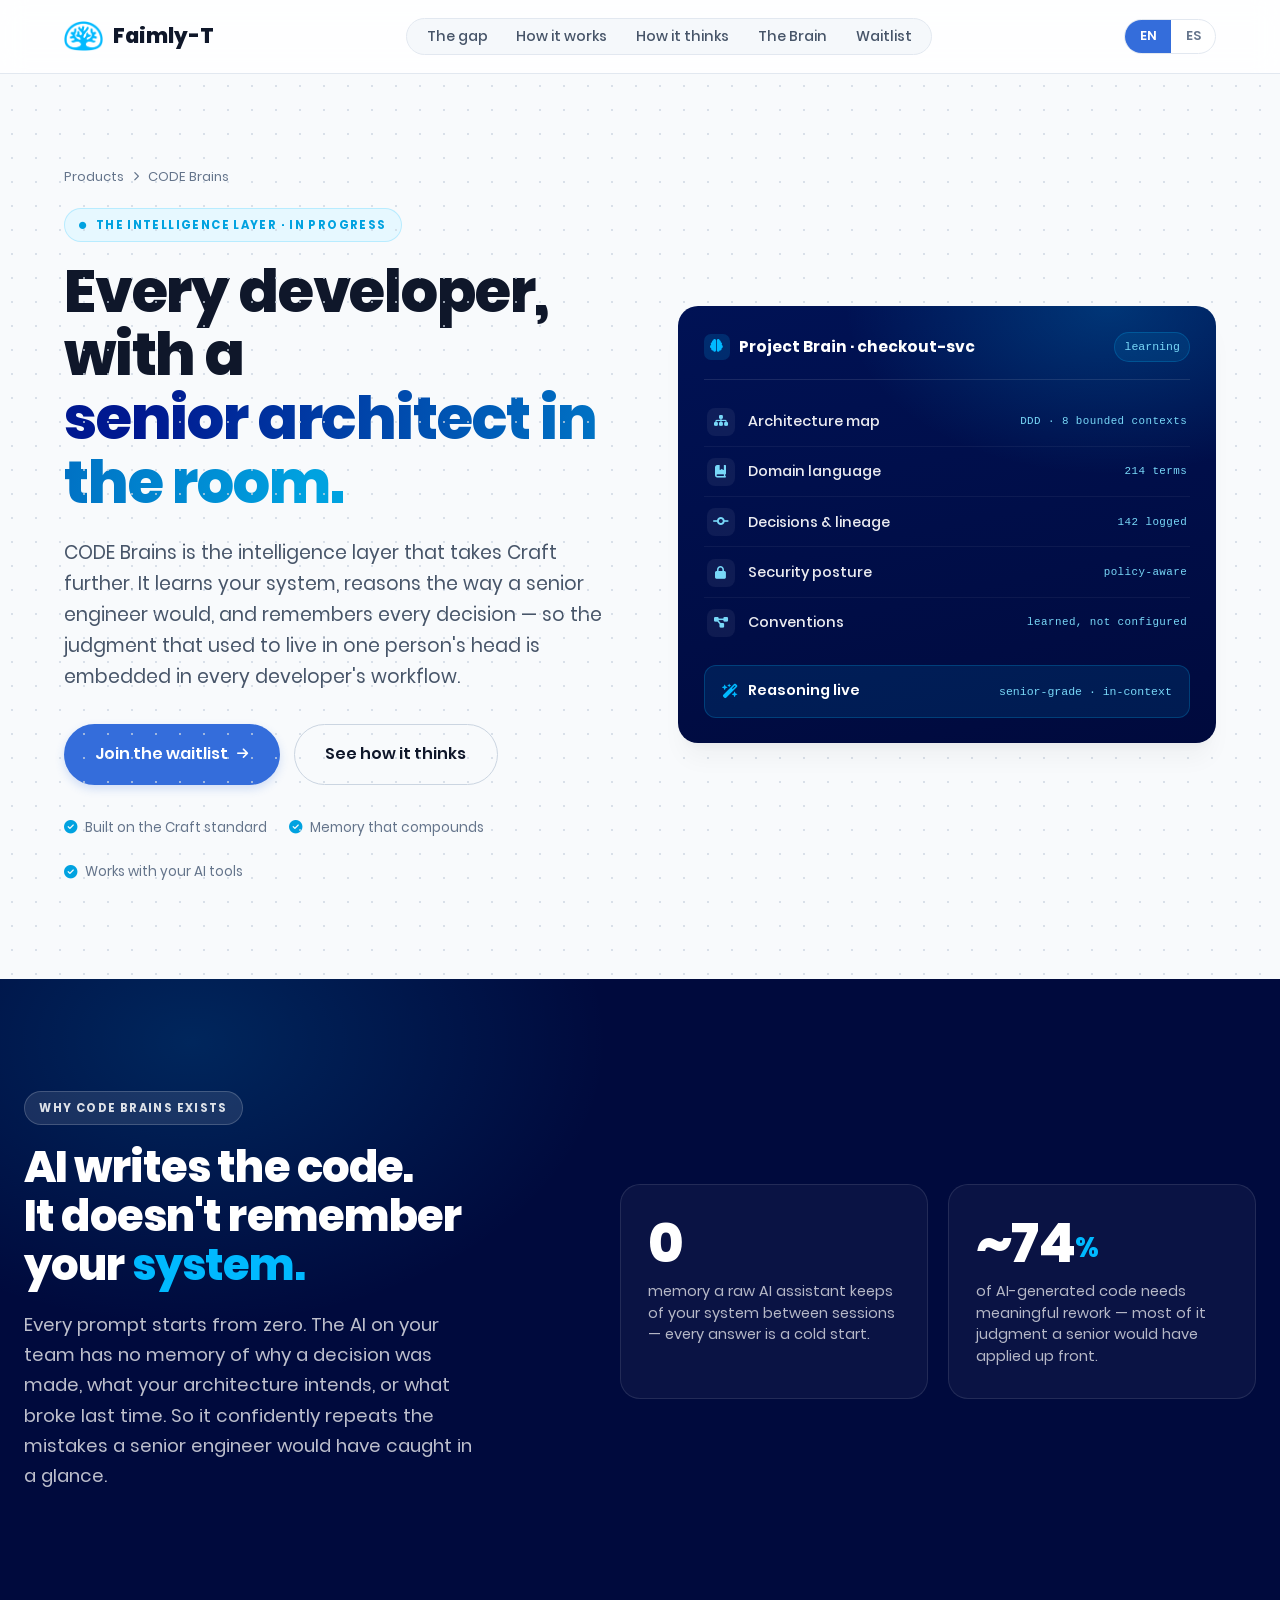
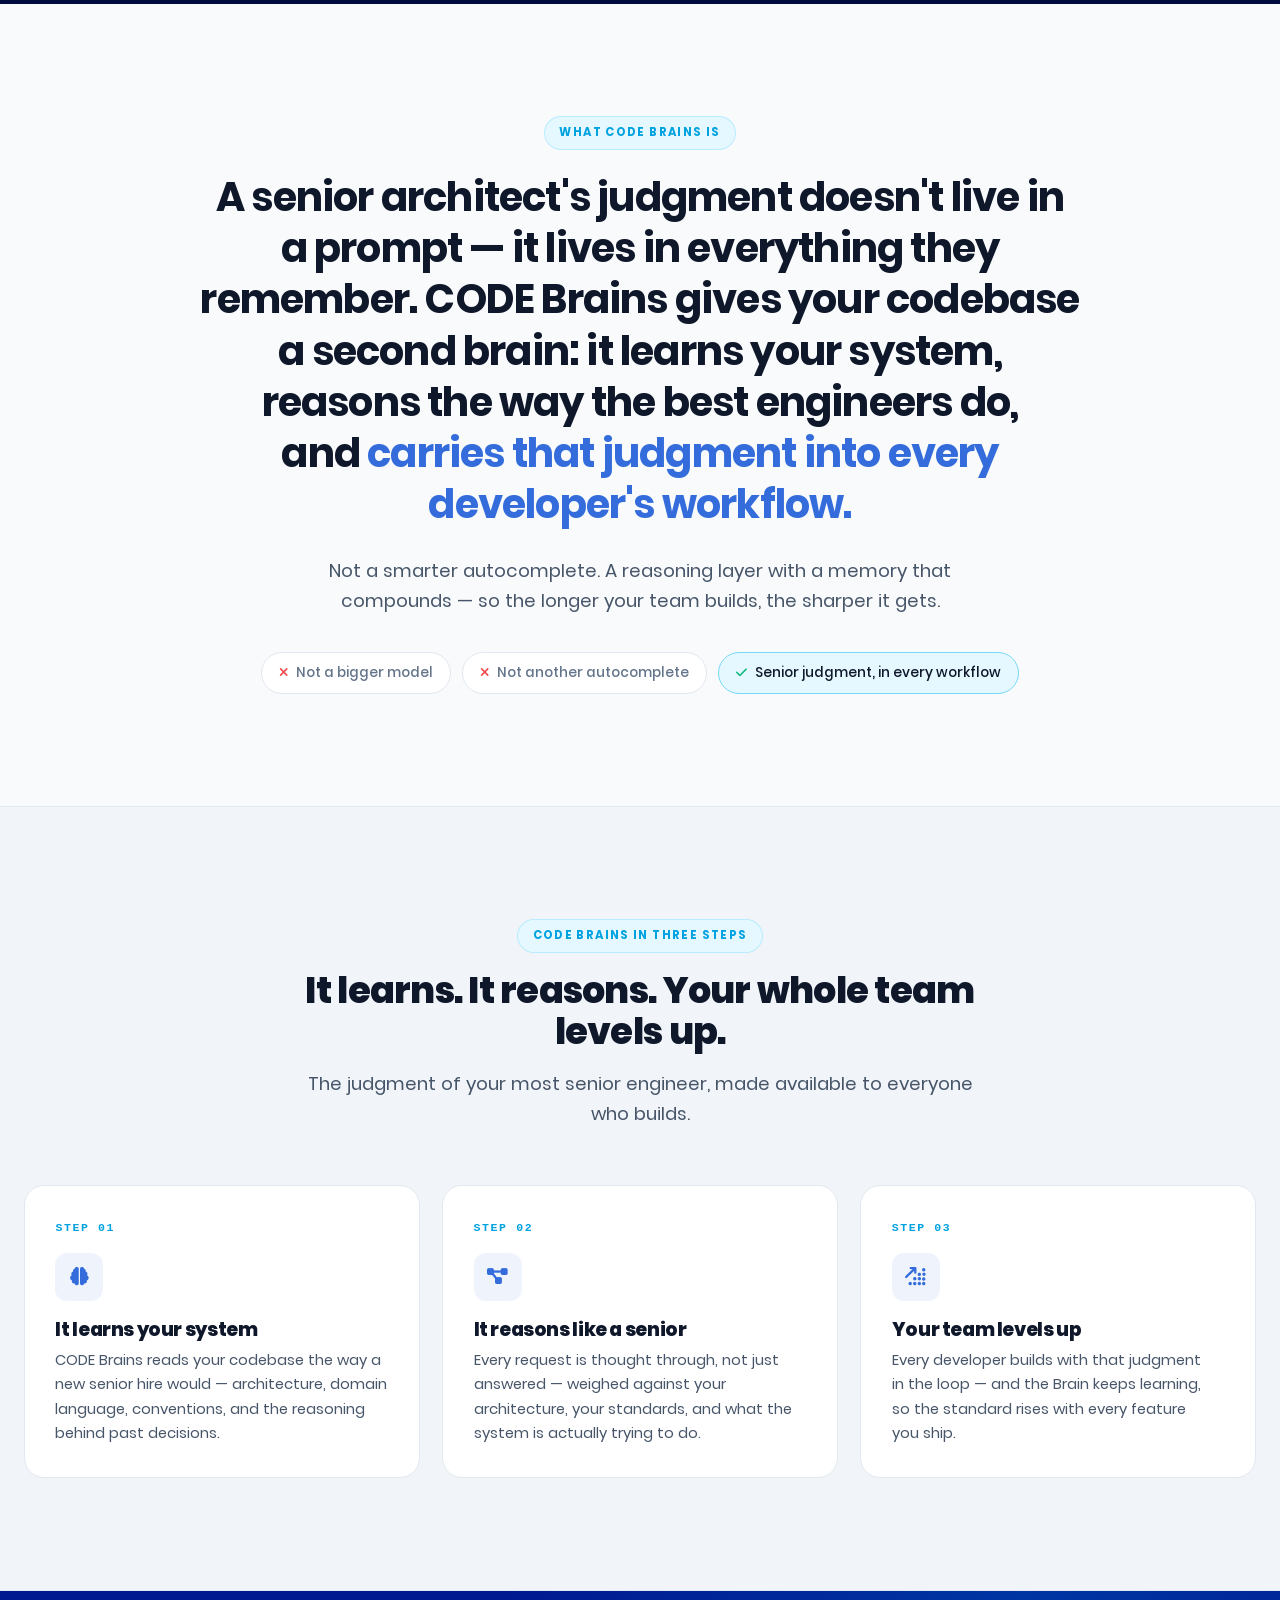
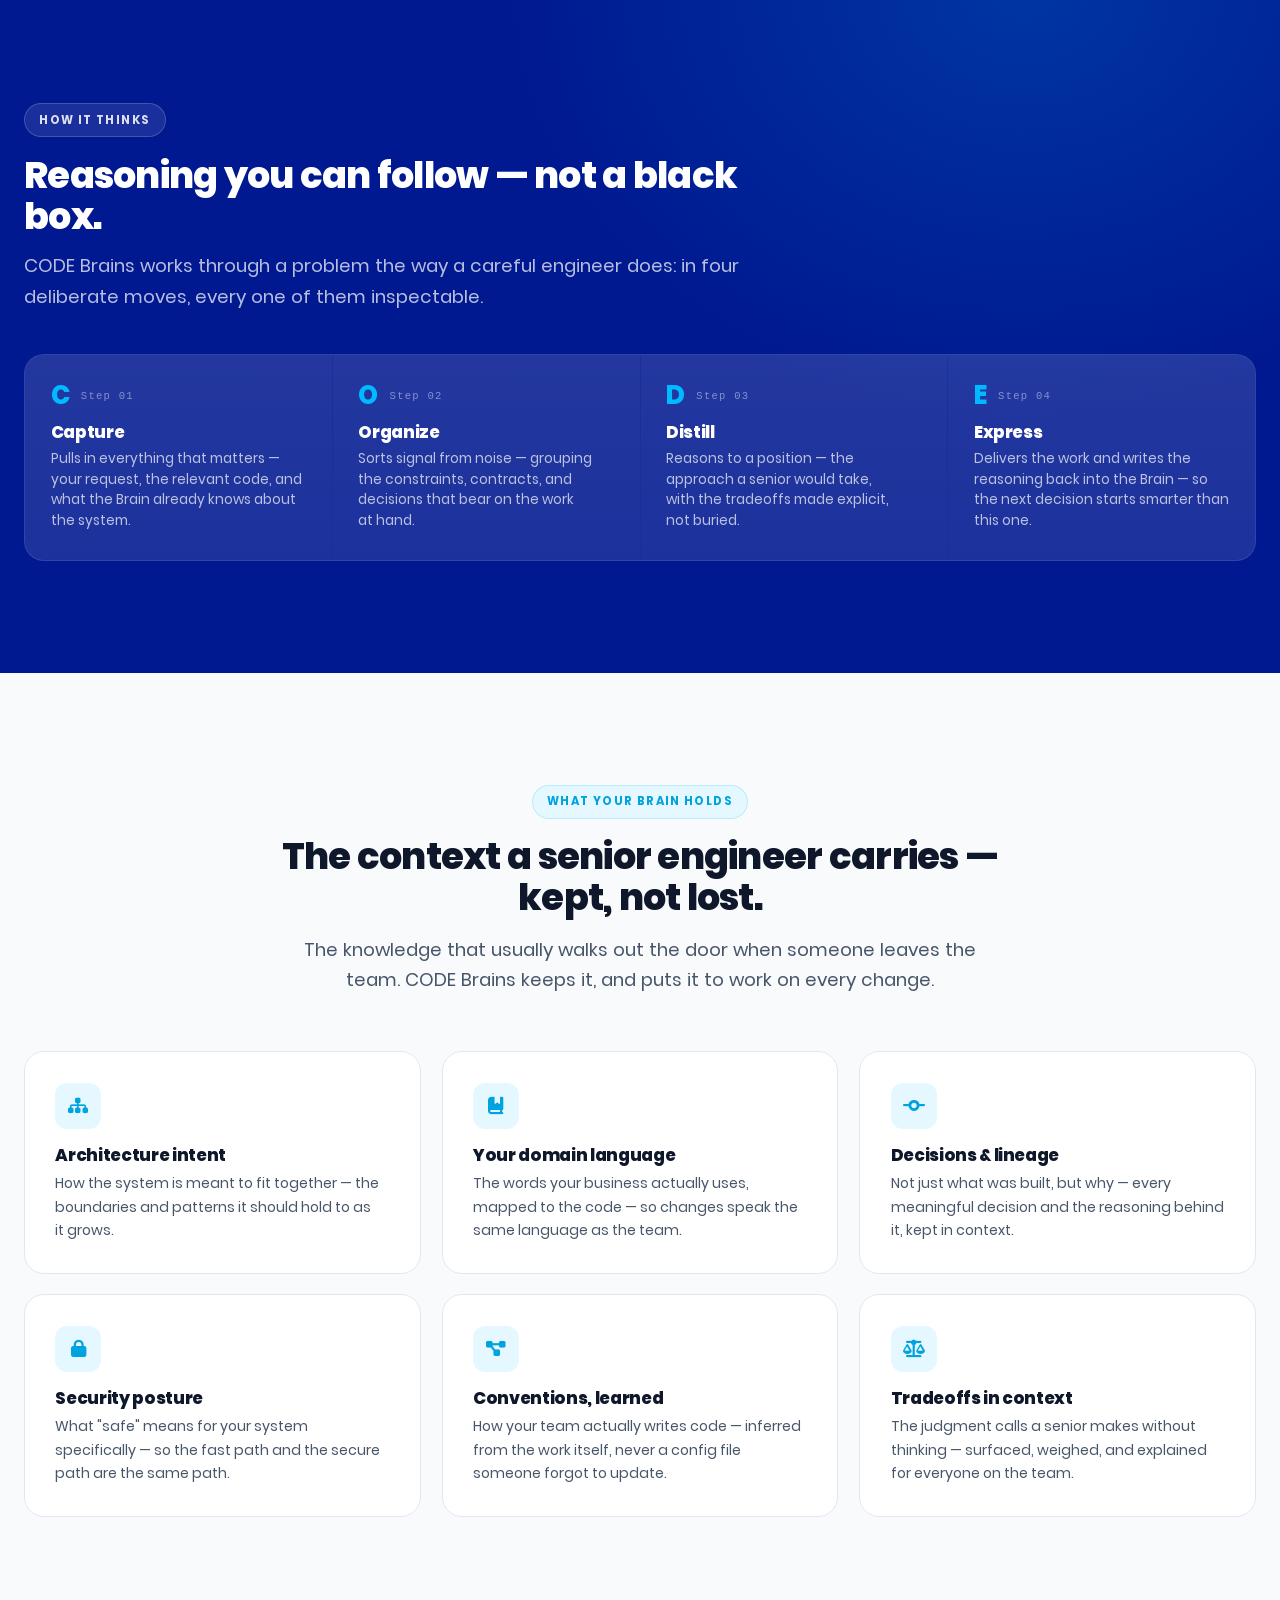
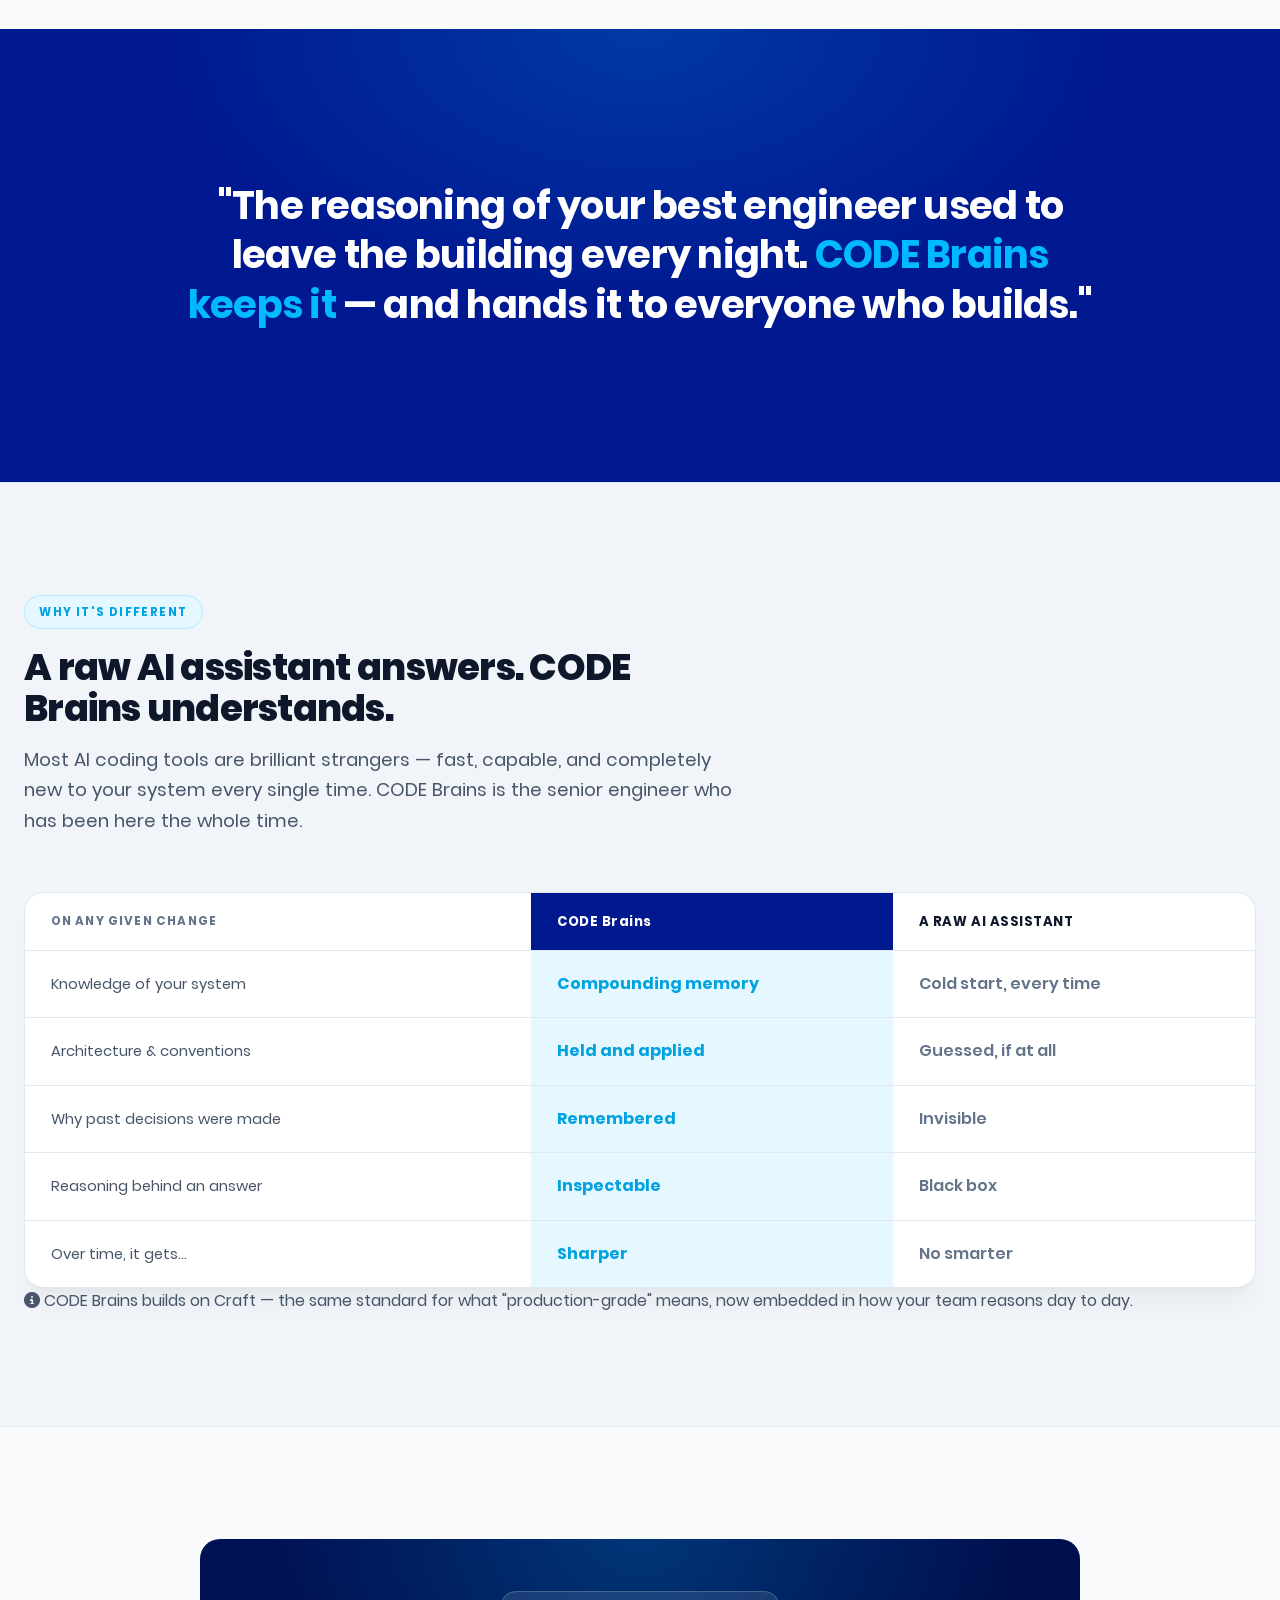
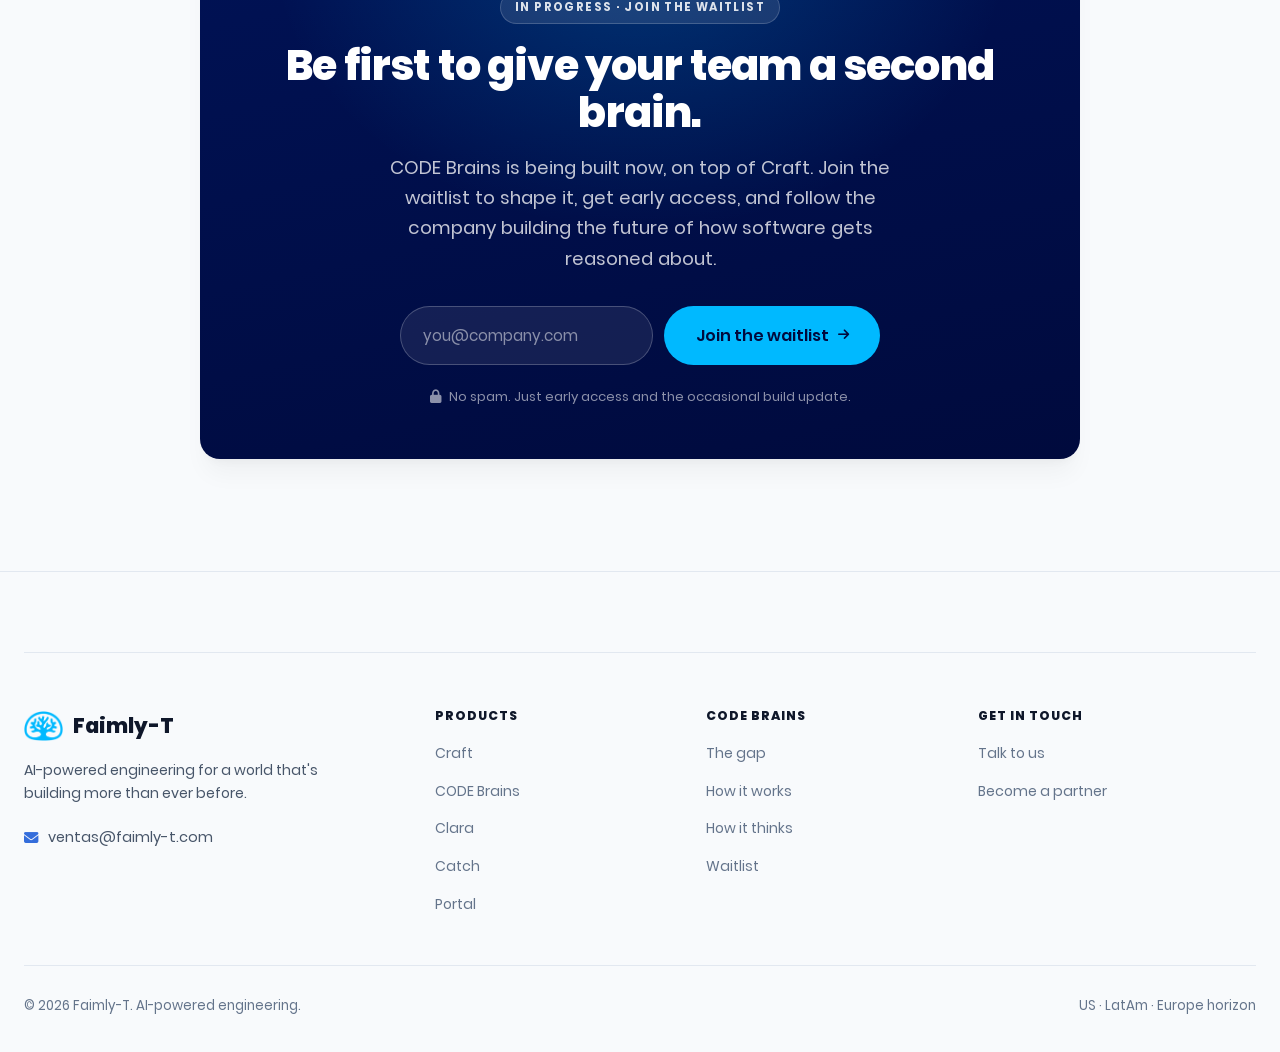
<file: codebrains.html>
<!DOCTYPE html>
<html lang="en">
<head>
<meta charset="UTF-8" />
<meta name="viewport" content="width=device-width, initial-scale=1.0" />
<meta name="theme-color" content="#001890" />
<meta name="robots" content="index, follow" />
<title id="page-title" data-en="CODE Brains — The AI that thinks like your senior engineer | Faimly-T" data-es="CODE Brains — La IA que piensa como tu ingeniero senior | Faimly-T">CODE Brains — The AI that thinks like your senior engineer | Faimly-T</title>
<meta name="description" id="page-desc" 
      data-en="A second brain for your codebase. CODE Brains provides contextual, high-level code intelligence and decision guidance aligned with your architecture." 
      data-es="Un segundo cerebro para tu código. CODE Brains proporciona inteligencia de código contextual de alto nivel y guía de decisiones alineada con tu arquitectura." 
      content="A second brain for your codebase. CODE Brains provides contextual, high-level code intelligence and decision guidance aligned with your architecture." />

<!-- Canonical URL -->
<link rel="canonical" href="https://faimly-t.com/codebrains.html" />

<!-- Open Graph / Facebook -->
<meta property="og:type" content="website" />
<meta property="og:url" content="https://faimly-t.com/codebrains.html" />
<meta property="og:title" id="og-title" 
      data-en="CODE Brains — The AI that thinks like your senior engineer | Faimly-T" 
      data-es="CODE Brains — La IA que piensa como tu ingeniero senior | Faimly-T" 
      content="CODE Brains — The AI that thinks like your senior engineer | Faimly-T" />
<meta property="og:description" id="og-desc" 
      data-en="A second brain for your codebase. CODE Brains provides contextual, high-level code intelligence and decision guidance aligned with your architecture." 
      data-es="Un segundo cerebro para tu código. CODE Brains proporciona inteligencia de código contextual de alto nivel y guía de decisiones alineada con tu arquitectura." 
      content="A second brain for your codebase. CODE Brains provides contextual, high-level code intelligence and decision guidance aligned with your architecture." />
<meta property="og:image" content="https://faimly-t.com/assets/logo-lockup.png" />

<!-- Twitter -->
<meta name="twitter:card" content="summary_large_image" />
<meta name="twitter:url" content="https://faimly-t.com/codebrains.html" />
<meta name="twitter:title" id="twitter-title" 
      data-en="CODE Brains — The AI that thinks like your senior engineer | Faimly-T" 
      data-es="CODE Brains — La IA que piensa como tu ingeniero senior | Faimly-T" 
      content="CODE Brains — The AI that thinks like your senior engineer | Faimly-T" />
<meta name="twitter:description" id="twitter-desc" 
      data-en="A second brain for your codebase. CODE Brains provides contextual, high-level code intelligence and decision guidance aligned with your architecture." 
      data-es="Un segundo cerebro para tu código. CODE Brains proporciona inteligencia de código contextual de alto nivel y guía de decisiones alineada con tu arquitectura." 
      content="A second brain for your codebase. CODE Brains provides contextual, high-level code intelligence and decision guidance aligned with your architecture." />
<meta name="twitter:image" content="https://faimly-t.com/assets/logo-lockup.png" />

<!-- Favicon -->
<link rel="icon" type="image/png" href="assets/logo-icon.png" />
<link rel="apple-touch-icon" href="assets/logo-icon.png" />

<link rel="stylesheet" href="styles.css?v=1.0.1" />
<link rel="stylesheet" href="redesign.css?v=1.0.1" />
<link rel="stylesheet" href="https://cdnjs.cloudflare.com/ajax/libs/font-awesome/6.5.1/css/all.min.css" />
<style>
  /* ============================================================
     CODE Brains — bespoke theme on the shared redesign base.
     The intelligence layer: a second brain for your codebase.
     Outcomes & philosophy only — no pipeline internals.
     ============================================================ */
  :root { --brain-line: rgba(255,255,255,0.1); }

  /* ---- Crumb ------------------------------------------------ */
  .crumb { font-size: 0.82rem; color: var(--color-text-light); margin-bottom: 1.3rem; display: flex; align-items: center; gap: 0.55rem; }
  .crumb a:hover { color: var(--color-primary); }
  .crumb i { font-size: 0.6rem; }

  /* ---- HERO ------------------------------------------------- */
  .cb-hero { padding: 92px 0 96px; }
  .cb-hero .hero-grid { display: grid; grid-template-columns: 1.02fr 0.98fr; gap: 3.4rem; align-items: center; }
  .cb-hero h1 { font-size: clamp(2.5rem, 4.6vw, 3.7rem); line-height: 1.08; margin: 1.1rem 0 1.4rem; }
  .cb-hero h1 .grad { background: linear-gradient(100deg, var(--ft-navy) 10%, var(--ft-cyan-600) 95%); -webkit-background-clip: text; background-clip: text; -webkit-text-fill-color: transparent; }
  .cb-hero .lead { font-size: 1.18rem; max-width: 540px; }
  .hero-trust { margin-top: 2rem; display: flex; align-items: center; gap: 1.4rem; flex-wrap: wrap; font-size: 0.84rem; color: var(--color-text-light); }
  .hero-trust .pip { display: flex; align-items: center; gap: 0.5rem; }
  .hero-trust .pip i { color: var(--ft-cyan-600); }

  /* ---- Hero brain card (the product visual) ----------------- */
  .brain-card { background: linear-gradient(168deg, #001255 0%, var(--ft-navy-900) 100%); border-radius: var(--radius-card); padding: 1.6rem; box-shadow: var(--shadow-premium); position: relative; overflow: hidden; }
  .brain-card .scan { position: absolute; inset: 0; background: radial-gradient(70% 55% at 80% 0%, rgba(0,185,255,0.22), transparent 70%); pointer-events: none; }
  .brain-card .bc-top { position: relative; z-index: 2; display: flex; align-items: center; justify-content: space-between; padding-bottom: 1.1rem; border-bottom: 1px solid var(--brain-line); }
  .brain-card .bc-title { display: flex; align-items: center; gap: 0.6rem; color: #fff; font-family: var(--font-title); font-weight: 700; font-size: 0.96rem; }
  .brain-card .bc-title .dot { width: 26px; height: 26px; border-radius: 7px; background: rgba(0,185,255,0.16); display: flex; align-items: center; justify-content: center; color: var(--ft-cyan); font-size: 0.8rem; }
  .brain-card .repo { font-family: var(--font-mono); font-size: 0.72rem; color: var(--ft-cyan-300); background: rgba(0,185,255,0.1); border: 1px solid rgba(0,185,255,0.22); padding: 0.28rem 0.6rem; border-radius: var(--radius-pill); }
  .brain-list { position: relative; z-index: 2; list-style: none; margin: 1.1rem 0; display: flex; flex-direction: column; gap: 0.1rem; }
  .brain-list li { display: flex; align-items: center; gap: 0.8rem; padding: 0.62rem 0.2rem; border-bottom: 1px solid rgba(255,255,255,0.05); }
  .brain-list li:last-child { border-bottom: none; }
  .brain-list .bl-ic { width: 28px; height: 28px; border-radius: 8px; background: rgba(255,255,255,0.06); display: flex; align-items: center; justify-content: center; color: var(--ft-cyan-300); font-size: 0.78rem; flex-shrink: 0; }
  .brain-list .bl-name { color: rgba(255,255,255,0.92); font-size: 0.9rem; font-weight: 500; flex-grow: 1; }
  .brain-list .bl-meta { font-family: var(--font-mono); font-size: 0.68rem; letter-spacing: 0.04em; color: var(--ft-cyan-300); }
  .brain-foot { position: relative; z-index: 2; display: flex; align-items: center; justify-content: space-between; gap: 0.8rem; background: rgba(0,185,255,0.1); border: 1px solid rgba(0,185,255,0.22); border-radius: var(--radius-md); padding: 0.85rem 1.1rem; }
  .brain-foot .bf-l { display: flex; align-items: center; gap: 0.6rem; color: #fff; font-weight: 600; font-size: 0.9rem; }
  .brain-foot .bf-l i { color: var(--ft-cyan); }
  .brain-foot .bf-r { font-family: var(--font-mono); font-size: 0.72rem; color: var(--ft-cyan-300); }
  @media (max-width: 1024px){ .cb-hero .hero-grid { grid-template-columns: 1fr; gap: 2.6rem; } }

  /* ---- Gap band --------------------------------------------- */
  .gap-band { background: var(--ft-navy-900); color: #fff; position: relative; overflow: hidden; }
  .gap-band .glow { position: absolute; inset: 0; background: radial-gradient(50% 70% at 15% 10%, rgba(0,185,255,0.16), transparent 65%); }
  .gap-grid { position: relative; z-index: 2; display: grid; grid-template-columns: 0.92fr 1.08fr; gap: 3.4rem; align-items: center; }
  .gap-copy h2 { color: #fff; font-size: clamp(1.9rem, 3.4vw, 2.7rem); line-height: 1.14; }
  .gap-copy h2 .accent { color: var(--ft-cyan); }
  .gap-copy p { color: rgba(255,255,255,0.74); font-size: var(--fs-lead); margin-top: 1.2rem; max-width: 460px; }
  .gap-stats { display: grid; grid-template-columns: 1fr 1fr; gap: 1.2rem; }
  .gap-stat { background: rgba(255,255,255,0.04); border: 1px solid rgba(255,255,255,0.1); border-radius: var(--radius-card); padding: 1.9rem 1.7rem; }
  .gap-stat .big { font-family: var(--font-title); font-weight: 800; font-size: clamp(2.6rem, 5vw, 3.4rem); letter-spacing: -0.03em; line-height: 1; color: #fff; }
  .gap-stat .big .u { color: var(--ft-cyan); font-size: 0.5em; vertical-align: 0.18em; margin-left: 0.05em; }
  .gap-stat p { color: rgba(255,255,255,0.7); font-size: 0.9rem; margin-top: 0.7rem; line-height: 1.5; }
  @media (max-width: 1024px){ .gap-grid { grid-template-columns: 1fr; gap: 2.4rem; } }
  @media (max-width: 560px){ .gap-stats { grid-template-columns: 1fr; } }

  /* ---- Manifesto -------------------------------------------- */
  .cb-manifesto { max-width: 880px; margin: 0 auto; text-align: center; }
  .cb-manifesto .kicker { margin-bottom: 1.4rem; }
  .cb-manifesto .big { font-family: var(--font-title); font-weight: 700; font-size: clamp(1.7rem, 3.2vw, 2.5rem); line-height: 1.28; letter-spacing: -0.02em; color: var(--color-text-main); }
  .cb-manifesto .big .accent { color: var(--color-primary); }
  .cb-manifesto .sub { font-size: var(--fs-lead); color: var(--color-text-muted); max-width: 640px; margin: 1.6rem auto 0; }
  .neg-row { display: flex; justify-content: center; gap: 0.7rem; flex-wrap: wrap; margin-top: 2.2rem; }
  .neg-chip { display: inline-flex; align-items: center; gap: 0.5rem; font-size: 0.85rem; font-weight: 500; color: var(--color-text-light); background: var(--color-bg-card); border: 1px solid var(--color-border); padding: 0.55rem 1.05rem; border-radius: var(--radius-pill); }
  .neg-chip i { color: var(--ft-danger); font-size: 0.78rem; }
  .neg-chip.is-yes { color: var(--color-text-main); border-color: var(--ft-cyan-300); background: var(--ft-cyan-050); }
  .neg-chip.is-yes i { color: var(--ft-success); }

  /* ---- How it works (3 steps) ------------------------------- */
  .steps { display: grid; grid-template-columns: repeat(3, 1fr); gap: 1.4rem; }
  .step { background: var(--color-bg-card); border: 1px solid var(--color-border); border-radius: var(--radius-card); padding: 2rem 1.9rem; position: relative; transition: var(--transition-smooth); }
  .step:hover { transform: var(--lift-card); box-shadow: var(--shadow-lg); border-color: var(--color-border-hover); }
  .step .sn { font-family: var(--font-mono); font-size: 0.72rem; letter-spacing: 0.14em; color: var(--ft-cyan-600); font-weight: 700; }
  .step .si { width: 48px; height: 48px; border-radius: var(--radius-md); background: var(--color-primary-glow); color: var(--color-primary); display: flex; align-items: center; justify-content: center; font-size: 1.15rem; margin: 1rem 0 1.1rem; }
  .step h4 { font-size: 1.18rem; margin-bottom: 0.5rem; }
  .step p { font-size: 0.92rem; }
  @media (max-width: 900px){ .steps { grid-template-columns: 1fr; } }

  /* ---- CODE method strip ------------------------------------ */
  .method { background: var(--ft-navy); color: #fff; position: relative; overflow: hidden; }
  .method .glow { position: absolute; inset: 0; background: radial-gradient(60% 90% at 80% 0%, rgba(0,185,255,0.18), transparent 70%); }
  .method .inner { position: relative; z-index: 2; }
  .method .mhead { max-width: 720px; margin-bottom: 2.6rem; }
  .method .mhead .eyebrow { margin-bottom: 1.1rem; }
  .method .mhead h2 { color: #fff; font-size: var(--fs-h2); }
  .method .mhead p { color: rgba(255,255,255,0.72); font-size: var(--fs-lead); margin-top: 0.9rem; }
  .method-grid { display: grid; grid-template-columns: repeat(4, 1fr); gap: 1px; background: var(--brain-line); border: 1px solid var(--brain-line); border-radius: var(--radius-card); overflow: hidden; }
  .mcell { background: linear-gradient(180deg, rgba(255,255,255,0.04), rgba(255,255,255,0.01)); padding: 1.8rem 1.6rem; }
  .mcell .ml { display: flex; align-items: center; gap: 0.7rem; margin-bottom: 0.9rem; }
  .mcell .ml .letter { font-family: var(--font-title); font-weight: 800; font-size: 1.6rem; color: var(--ft-cyan); line-height: 1; }
  .mcell .ml .step-of { font-family: var(--font-mono); font-size: 0.66rem; letter-spacing: 0.12em; color: rgba(255,255,255,0.45); }
  .mcell h4 { color: #fff; font-size: 1.05rem; margin-bottom: 0.45rem; }
  .mcell p { color: rgba(255,255,255,0.7); font-size: 0.85rem; line-height: 1.5; }
  @media (max-width: 900px){ .method-grid { grid-template-columns: 1fr 1fr; } }
  @media (max-width: 520px){ .method-grid { grid-template-columns: 1fr; } }

  /* ---- What the Brain holds (capability grid) --------------- */
  .checks { display: grid; grid-template-columns: repeat(3, 1fr); gap: 1.3rem; }
  .check { background: var(--color-bg-card); border: 1px solid var(--color-border); border-radius: var(--radius-card); padding: 1.9rem; transition: var(--transition-smooth); }
  .check:hover { border-color: var(--color-border-hover); box-shadow: var(--shadow-md); transform: var(--lift-card); }
  .check .ci { width: 46px; height: 46px; border-radius: var(--radius-md); background: var(--ft-cyan-050); display: flex; align-items: center; justify-content: center; color: var(--ft-cyan-600); font-size: 1.1rem; margin-bottom: 1.1rem; }
  .check h4 { font-size: 1.06rem; margin-bottom: 0.45rem; }
  .check p { font-size: 0.88rem; }
  @media (max-width: 900px){ .checks { grid-template-columns: 1fr; } }

  /* ---- Pull band -------------------------------------------- */
  .pull-band { background: var(--ft-navy); color: #fff; position: relative; overflow: hidden; }
  .pull-band .glow { position: absolute; inset: 0; background: radial-gradient(55% 90% at 50% 0%, rgba(0,185,255,0.2), transparent 70%); }
  .pull-band .q { max-width: 920px; margin: 0 auto; text-align: center; position: relative; z-index: 2; }
  .pull-band .q p { font-family: var(--font-title); font-weight: 700; font-size: clamp(1.6rem, 3vw, 2.5rem); line-height: 1.3; letter-spacing: -0.02em; color: #fff; }
  .pull-band .q .accent { color: var(--ft-cyan); }

  /* ---- Comparison (raw AI vs CODE Brains) ------------------- */
  .value-head { max-width: 720px; }
  .compare { border: 1px solid var(--color-border); border-radius: var(--radius-card); overflow: hidden; box-shadow: var(--shadow-premium); background: var(--color-bg-card); }
  .compare-row { display: grid; grid-template-columns: 1.4fr 1fr 1fr; }
  .compare-row > div { padding: 1.25rem 1.6rem; border-bottom: 1px solid var(--color-border); display: flex; align-items: center; }
  .compare-row:last-child > div { border-bottom: none; }
  .compare-row .lbl { color: var(--color-text-muted); font-size: 0.92rem; }
  .compare-row .cb-col { background: var(--ft-cyan-050); font-family: var(--font-title); font-weight: 700; color: var(--ft-cyan-600); justify-content: flex-start; gap: 0.5rem; }
  .compare-row .raw-col { color: var(--color-text-light); font-family: var(--font-title); font-weight: 600; }
  .compare-row.head > div { padding-top: 1.1rem; padding-bottom: 1.1rem; }
  .compare-row.head .lbl { font-size: 0.74rem; font-weight: 700; letter-spacing: 0.1em; text-transform: uppercase; color: var(--color-text-light); }
  .compare-row.head .cb-col { background: var(--ft-navy); color: #fff; font-size: 0.82rem; letter-spacing: 0.04em; }
  .compare-row.head .raw-col { color: var(--color-text-main); font-size: 0.82rem; letter-spacing: 0.04em; font-weight: 700; text-transform: uppercase; }
  .compare-row .cb-col i { color: var(--ft-success); }
  @media (max-width: 760px){ .compare-row { grid-template-columns: 1.2fr 0.9fr 0.9fr; } .compare-row > div { padding: 1rem 0.9rem; font-size: 0.82rem; } }

  /* ---- Waitlist CTA ----------------------------------------- */
  .waitlist { max-width: 880px; margin: 0 auto; }
  .waitlist-card { background: linear-gradient(168deg, #001255 0%, var(--ft-navy-900) 100%); border-radius: var(--radius-card); padding: 3.2rem; position: relative; overflow: hidden; text-align: center; box-shadow: var(--shadow-premium); }
  .waitlist-card .wglow { position: absolute; inset: 0; background: radial-gradient(60% 80% at 50% 0%, rgba(0,185,255,0.22), transparent 70%); }
  .waitlist-card .inner { position: relative; z-index: 2; }
  .waitlist-card h2 { color: #fff; font-size: clamp(1.8rem, 3.4vw, 2.6rem); margin: 1.2rem 0 1rem; }
  .waitlist-card p { color: rgba(255,255,255,0.76); font-size: var(--fs-lead); max-width: 560px; margin: 0 auto 2rem; }
  .waitlist-form { display: flex; gap: 0.7rem; max-width: 480px; margin: 0 auto; flex-wrap: wrap; justify-content: center; }
  .waitlist-form input { flex: 1; min-width: 220px; background: rgba(255,255,255,0.08); border: 1px solid rgba(255,255,255,0.22); border-radius: var(--radius-pill); padding: 0.95rem 1.4rem; color: #fff; font-family: var(--font-body); font-size: 0.95rem; }
  .waitlist-form input::placeholder { color: rgba(255,255,255,0.5); }
  .waitlist-form input:focus { outline: none; border-color: var(--ft-cyan); }
  .waitlist-note { margin-top: 1.3rem; font-size: 0.82rem; color: rgba(255,255,255,0.55); display: flex; align-items: center; justify-content: center; gap: 0.5rem; }
</style>
</head>
<body data-lang="en">

<nav class="nav">
  <div class="container nav-inner">
    <a class="brand" href="index.html"><img src="assets/logo-icon.png" alt="Faimly-T" /><span>Faimly-T</span></a>
    <ul class="nav-links">
      <li><a href="#problem"><span class="en">The gap</span><span class="es">Brecha</span></a></li>
      <li><a href="#how"><span class="en">How it works</span><span class="es">Proceso</span></a></li>
      <li><a href="#method"><span class="en">How it thinks</span><span class="es">Método</span></a></li>
      <li><a href="#brain"><span class="en">The Brain</span><span class="es">Cerebro</span></a></li>
      <li><a href="#waitlist"><span class="en">Waitlist</span><span class="es">Espera</span></a></li>
    </ul>
    <div class="nav-cta">
      <div class="lang-toggle" role="group" aria-label="Language">
        <button data-lang-btn="en" class="active">EN</button>
        <button data-lang-btn="es">ES</button>
      </div>
    </div>
  </div>
</nav>

<!-- ===================== HERO ===================== -->
<header class="hero cb-hero ft-dot-grid" id="top">
  <div class="container">
    <div class="hero-grid">
      <div class="hero-copy">
        <div class="crumb">
          <a href="index.html"><span class="en">Products</span><span class="es">Productos</span></a>
          <i class="fa-solid fa-chevron-right"></i>
          <span>CODE Brains</span>
        </div>
        <span class="eyebrow is-cyan">
          <i class="fa-solid fa-circle" style="font-size:0.45rem"></i>
          <span class="en">The intelligence layer · In progress</span>
          <span class="es">La capa de inteligencia · En progreso</span>
        </span>
        <h1>
          <span class="en">Every developer, with a<br /><span class="grad">senior architect in the room.</span></span>
          <span class="es">Cada desarrollador, con un<br /><span class="grad">arquitecto senior en la sala.</span></span>
        </h1>
        <p class="lead">
          <span class="en">CODE Brains is the intelligence layer that takes Craft further. It learns your system, reasons the way a senior engineer would, and remembers every decision — so the judgment that used to live in one person's head is embedded in every developer's workflow.</span>
          <span class="es">CODE Brains es la capa de inteligencia que lleva a Craft más allá. Aprende de tu sistema, razona como lo haría un ingeniero senior y recuerda cada decisión —de modo que el criterio que solía depender de una sola persona quede integrado en el flujo de trabajo de cada desarrollador.</span>
        </p>
        <div class="hero-actions">
          <a class="btn btn-primary btn-lg" href="#waitlist">
            <span class="en">Join the waitlist</span><span class="es">Unirse a la lista de espera</span> <i class="fa-solid fa-arrow-right arrow"></i>
          </a>
          <a class="btn btn-outline btn-lg" href="#method">
            <span class="en">See how it thinks</span><span class="es">Ver cómo piensa</span>
          </a>
        </div>
        <div class="hero-trust">
          <span class="pip"><i class="fa-solid fa-circle-check"></i> <span class="en">Built on the Craft standard</span><span class="es">Construido sobre el estándar Craft</span></span>
          <span class="pip"><i class="fa-solid fa-circle-check"></i> <span class="en">Memory that compounds</span><span class="es">Memoria que se multiplica</span></span>
          <span class="pip"><i class="fa-solid fa-circle-check"></i> <span class="en">Works with your AI tools</span><span class="es">Funciona con tus herramientas de IA</span></span>
        </div>
      </div>

      <!-- The product visual: the project Brain -->
      <div class="brain-card reveal">
        <div class="scan"></div>
        <div class="bc-top">
          <div class="bc-title">
            <span class="dot"><i class="fa-solid fa-brain"></i></span>
            <span class="en">Project Brain · checkout-svc</span><span class="es">Cerebro del proyecto · checkout-svc</span>
          </div>
          <span class="repo"><span class="en">learning</span><span class="es">aprendiendo</span></span>
        </div>
        <ul class="brain-list">
          <li>
            <span class="bl-ic"><i class="fa-solid fa-sitemap"></i></span>
            <span class="bl-name"><span class="en">Architecture map</span><span class="es">Mapa de arquitectura</span></span>
            <span class="bl-meta">DDD · 8 bounded contexts</span>
          </li>
          <li>
            <span class="bl-ic"><i class="fa-solid fa-book-bookmark"></i></span>
            <span class="bl-name"><span class="en">Domain language</span><span class="es">Lenguaje de dominio</span></span>
            <span class="bl-meta"><span class="en">214 terms</span><span class="es">214 términos</span></span>
          </li>
          <li>
            <span class="bl-ic"><i class="fa-solid fa-code-commit"></i></span>
            <span class="bl-name"><span class="en">Decisions &amp; lineage</span><span class="es">Decisiones e historial</span></span>
            <span class="bl-meta"><span class="en">142 logged</span><span class="es">142 registrados</span></span>
          </li>
          <li>
            <span class="bl-ic"><i class="fa-solid fa-lock"></i></span>
            <span class="bl-name"><span class="en">Security posture</span><span class="es">Postura de seguridad</span></span>
            <span class="bl-meta">policy-aware</span>
          </li>
          <li>
            <span class="bl-ic"><i class="fa-solid fa-diagram-project"></i></span>
            <span class="bl-name"><span class="en">Conventions</span><span class="es">Convenciones</span></span>
            <span class="bl-meta"><span class="en">learned, not configured</span><span class="es">aprendidas, no configuradas</span></span>
          </li>
        </ul>
        <div class="brain-foot">
          <span class="bf-l">
            <i class="fa-solid fa-wand-magic-sparkles"></i>
            <span class="en">Reasoning live</span><span class="es">Razonando en vivo</span>
          </span>
          <span class="bf-r"><span class="en">senior-grade · in-context</span><span class="es">nivel senior · en contexto</span></span>
        </div>
      </div>
    </div>
  </div>
</header>

<!-- ===================== THE GAP ===================== -->
<section class="gap-band section" id="problem">
  <div class="glow"></div>
  <div class="container wide">
    <div class="gap-grid">
      <div class="gap-copy reveal">
        <span class="eyebrow is-ghost"><span class="en">Why CODE Brains exists</span><span class="es">Por qué existe CODE Brains</span></span>
        <h2 style="margin-top:1.1rem;">
          <span class="en">AI writes the code.<br />It doesn't remember your <span class="accent">system.</span></span>
          <span class="es">La IA escribe el código.<br />Pero no recuerda tu <span class="accent">sistema.</span></span>
        </h2>
        <p>
          <span class="en">Every prompt starts from zero. The AI on your team has no memory of why a decision was made, what your architecture intends, or what broke last time. So it confidently repeats the mistakes a senior engineer would have caught in a glance.</span>
          <span class="es">Cada prompt comienza desde cero. La IA de tu equipo no recuerda por qué se tomó una decisión, el propósito de tu arquitectura ni qué falló la última vez. Por eso, repite con total seguridad errores que un ingeniero senior habría detectado a simple vista.</span>
        </p>
      </div>
      <div class="gap-stats reveal">
        <div class="gap-stat">
          <div class="big">0</div>
          <p>
            <span class="en">memory a raw AI assistant keeps of your system between sessions — every answer is a cold start.</span>
            <span class="es">memoria que un asistente de IA básico conserva de tu sistema entre sesiones — cada respuesta es un comienzo en frío.</span>
          </p>
        </div>
        <div class="gap-stat">
          <div class="big">~74<span class="u">%</span></div>
          <p>
            <span class="en">of AI-generated code needs meaningful rework — most of it judgment a senior would have applied up front.</span>
            <span class="es">del código generado por IA requiere modificaciones importantes, en su mayoría debido a la falta del criterio que un senior habría aplicado desde el principio.</span>
          </p>
        </div>
      </div>
    </div>
  </div>
</section>

<!-- ===================== WHAT IT IS / MANIFESTO ===================== -->
<section class="section">
  <div class="container">
    <div class="cb-manifesto reveal">
      <span class="eyebrow kicker is-cyan"><span class="en">What CODE Brains is</span><span class="es">Qué es CODE Brains</span></span>
      <p class="big">
        <span class="en">A senior architect's judgment doesn't live in a prompt — it lives in everything they remember. CODE Brains gives your codebase a second brain: it learns your system, reasons the way the best engineers do, and <span class="accent">carries that judgment into every developer's workflow.</span></span>
        <span class="es">El criterio de un arquitecto senior no vive en un prompt —vive en todo lo que recuerda. CODE Brains le da a tu base de código un segundo cerebro: aprende de tu sistema, razona como lo hacen los mejores ingenieros y <span class="accent">lleva ese criterio al flujo de trabajo de cada desarrollador.</span></span>
      </p>
      <p class="sub">
        <span class="en">Not a smarter autocomplete. A reasoning layer with a memory that compounds — so the longer your team builds, the sharper it gets.</span>
        <span class="es">No es un autocompletado más inteligente. Es una capa de razonamiento con una memoria que se multiplica — de modo que cuanto más tiempo construya tu equipo, más agudo se vuelve.</span>
      </p>
      <div class="neg-row">
        <span class="neg-chip"><i class="fa-solid fa-xmark"></i> <span class="en">Not a bigger model</span><span class="es">No es un modelo más grande</span></span>
        <span class="neg-chip"><i class="fa-solid fa-xmark"></i> <span class="en">Not another autocomplete</span><span class="es">No es otro autocompletado</span></span>
        <span class="neg-chip is-yes"><i class="fa-solid fa-check"></i> <span class="en">Senior judgment, in every workflow</span><span class="es">Criterio senior en cada flujo de trabajo</span></span>
      </div>
    </div>
  </div>
</section>

<!-- ===================== HOW IT WORKS ===================== -->
<section class="section section--alt" id="how">
  <div class="container wide">
    <div class="section-head">
      <span class="eyebrow is-cyan"><span class="en">CODE Brains in three steps</span><span class="es">CODE Brains en tres pasos</span></span>
      <h2>
        <span class="en">It learns. It reasons. Your whole team levels up.</span>
        <span class="es">Aprende. Razona. Todo tu equipo sube de nivel.</span>
      </h2>
      <p>
        <span class="en">The judgment of your most senior engineer, made available to everyone who builds.</span>
        <span class="es">El criterio de tu ingeniero más experimentado, al alcance de todos los que construyen.</span>
      </p>
    </div>
    <div class="steps reveal">
      <div class="step">
        <div class="sn"><span class="en">STEP 01</span><span class="es">PASO 01</span></div>
        <div class="si"><i class="fa-solid fa-brain"></i></div>
        <h4><span class="en">It learns your system</span><span class="es">Aprende sobre tu sistema</span></h4>
        <p>
          <span class="en">CODE Brains reads your codebase the way a new senior hire would — architecture, domain language, conventions, and the reasoning behind past decisions.</span>
          <span class="es">CODE Brains lee tu base de código como lo haría una nueva contratación senior — arquitectura, lenguaje de dominio, convenciones y el razonamiento detrás de decisiones pasadas.</span>
        </p>
      </div>
      <div class="step">
        <div class="sn"><span class="en">STEP 02</span><span class="es">PASO 02</span></div>
        <div class="si"><i class="fa-solid fa-diagram-project"></i></div>
        <h4><span class="en">It reasons like a senior</span><span class="es">Razona como un senior</span></h4>
        <p>
          <span class="en">Every request is thought through, not just answered — weighed against your architecture, your standards, and what the system is actually trying to do.</span>
          <span class="es">Cada solicitud se analiza detalladamente, no solo se responde — sopesándola frente a tu arquitectura, tus estándares y lo que el sistema realmente intenta hacer.</span>
        </p>
      </div>
      <div class="step">
        <div class="sn"><span class="en">STEP 03</span><span class="es">PASO 03</span></div>
        <div class="si"><i class="fa-solid fa-arrow-up-right-dots"></i></div>
        <h4><span class="en">Your team levels up</span><span class="es">Tu equipo sube de nivel</span></h4>
        <p>
          <span class="en">Every developer builds with that judgment in the loop — and the Brain keeps learning, so the standard rises with every feature you ship.</span>
          <span class="es">Cada desarrollador construye con ese criterio en el ciclo de trabajo — y el Cerebro sigue aprendiendo, por lo que el estándar sube con cada característica que entregas.</span>
        </p>
      </div>
    </div>
  </div>
</section>

<!-- ===================== HOW IT THINKS (CODE method) ===================== -->
<section class="method section" id="method">
  <div class="glow"></div>
  <div class="container wide inner">
    <div class="mhead reveal">
      <span class="eyebrow is-ghost"><span class="en">How it thinks</span><span class="es">Cómo piensa</span></span>
      <h2>
        <span class="en">Reasoning you can follow — not a black box.</span>
        <span class="es">Un razonamiento que puedes seguir — no una caja negra.</span>
      </h2>
      <p>
        <span class="en">CODE Brains works through a problem the way a careful engineer does: in four deliberate moves, every one of them inspectable.</span>
        <span class="es">CODE Brains aborda los problemas de la misma forma que un ingeniero meticuloso: en cuatro pasos deliberados, todos ellos completamente transparentes e inspeccionables.</span>
      </p>
    </div>
    <div class="method-grid reveal">
      <div class="mcell">
        <div class="ml"><span class="letter">C</span><span class="step-of"><span class="en">Step 01</span><span class="es">Paso 01</span></span></div>
        <h4><span class="en">Capture</span><span class="es">Capturar</span></h4>
        <p>
          <span class="en">Pulls in everything that matters — your request, the relevant code, and what the Brain already knows about the system.</span>
          <span class="es">Recopila todo lo que importa: tu solicitud, el código relevante y lo que el Cerebro ya sabe sobre el sistema.</span>
        </p>
      </div>
      <div class="mcell">
        <div class="ml"><span class="letter">O</span><span class="step-of"><span class="en">Step 02</span><span class="es">Paso 02</span></span></div>
        <h4><span class="en">Organize</span><span class="es">Organizar</span></h4>
        <p>
          <span class="en">Sorts signal from noise — grouping the constraints, contracts, and decisions that bear on the work at hand.</span>
          <span class="es">Separa la señal del ruido —agrupando las restricciones, contratos y decisiones que influyen en la tarea actual.</span>
        </p>
      </div>
      <div class="mcell">
        <div class="ml"><span class="letter">D</span><span class="step-of"><span class="en">Step 03</span><span class="es">Paso 03</span></span></div>
        <h4><span class="en">Distill</span><span class="es">Destilar</span></h4>
        <p>
          <span class="en">Reasons to a position — the approach a senior would take, with the tradeoffs made explicit, not buried.</span>
          <span class="es">Razona una postura — el enfoque que tomaría un senior, con los pros y contras explícitos, no ocultos.</span>
        </p>
      </div>
      <div class="mcell">
        <div class="ml"><span class="letter">E</span><span class="step-of"><span class="en">Step 04</span><span class="es">Paso 04</span></span></div>
        <h4><span class="en">Express</span><span class="es">Expresar</span></h4>
        <p>
          <span class="en">Delivers the work and writes the reasoning back into the Brain — so the next decision starts smarter than this one.</span>
          <span class="es">Entrega el trabajo y registra el razonamiento de vuelta en el Cerebro — para que la próxima decisión comience con más inteligencia que esta.</span>
        </p>
      </div>
    </div>
  </div>
</section>

<!-- ===================== WHAT THE BRAIN HOLDS ===================== -->
<section class="section" id="brain">
  <div class="container wide">
    <div class="section-head">
      <span class="eyebrow is-cyan"><span class="en">What your Brain holds</span><span class="es">Lo que contiene tu Cerebro</span></span>
      <h2>
        <span class="en">The context a senior engineer carries — kept, not lost.</span>
        <span class="es">El contexto que lleva un ingeniero senior — conservado, no perdido.</span>
      </h2>
      <p>
        <span class="en">The knowledge that usually walks out the door when someone leaves the team. CODE Brains keeps it, and puts it to work on every change.</span>
        <span class="es">El conocimiento que normalmente se va por la puerta cuando alguien deja el equipo. CODE Brains lo conserva y lo pone a trabajar en cada cambio.</span>
      </p>
    </div>
    <div class="checks reveal">
      <div class="check">
        <div class="ci"><i class="fa-solid fa-sitemap"></i></div>
        <h4><span class="en">Architecture intent</span><span class="es">Intención de arquitectura</span></h4>
        <p>
          <span class="en">How the system is meant to fit together — the boundaries and patterns it should hold to as it grows.</span>
          <span class="es">Cómo está destinado a encajar el sistema — los límites y patrones que debe mantener a medida que crece.</span>
        </p>
      </div>
      <div class="check">
        <div class="ci"><i class="fa-solid fa-book-bookmark"></i></div>
        <h4><span class="en">Your domain language</span><span class="es">Tu lenguaje de dominio</span></h4>
        <p>
          <span class="en">The words your business actually uses, mapped to the code — so changes speak the same language as the team.</span>
          <span class="es">Las palabras que tu negocio realmente usa, mapeadas al código —para que los cambios utilicen el mismo vocabulario que el equipo.</span>
        </p>
      </div>
      <div class="check">
        <div class="ci"><i class="fa-solid fa-code-commit"></i></div>
        <h4><span class="en">Decisions &amp; lineage</span><span class="es">Decisiones e historial</span></h4>
        <p>
          <span class="en">Not just what was built, but why — every meaningful decision and the reasoning behind it, kept in context.</span>
          <span class="es">No solo qué se construyó, sino por qué — cada decisión significativa y el razonamiento detrás de ella, conservados en contexto.</span>
        </p>
      </div>
      <div class="check">
        <div class="ci"><i class="fa-solid fa-lock"></i></div>
        <h4><span class="en">Security posture</span><span class="es">Postura de seguridad</span></h4>
        <p>
          <span class="en">What "safe" means for your system specifically — so the fast path and the secure path are the same path.</span>
          <span class="es">Qué significa "seguro" específicamente para tu sistema — de modo que la ruta rápida y la ruta segura sean la misma.</span>
        </p>
      </div>
      <div class="check">
        <div class="ci"><i class="fa-solid fa-diagram-project"></i></div>
        <h4><span class="en">Conventions, learned</span><span class="es">Convenciones aprendidas</span></h4>
        <p>
          <span class="en">How your team actually writes code — inferred from the work itself, never a config file someone forgot to update.</span>
          <span class="es">Cómo escribe código tu equipo realmente —deducido a partir del propio trabajo, nunca un archivo de configuración que alguien olvidó actualizar.</span>
        </p>
      </div>
      <div class="check">
        <div class="ci"><i class="fa-solid fa-scale-balanced"></i></div>
        <h4><span class="en">Tradeoffs in context</span><span class="es">Pros y contras en contexto</span></h4>
        <p>
          <span class="en">The judgment calls a senior makes without thinking — surfaced, weighed, and explained for everyone on the team.</span>
          <span class="es">Las decisiones de criterio que un senior toma de manera intuitiva —expuestas, sopesadas y explicadas para todos en el equipo.</span>
        </p>
      </div>
    </div>
  </div>
</section>

<!-- ===================== PULL QUOTE ===================== -->
<section class="section--tight pull-band">
  <div class="container" style="padding-top:5rem;padding-bottom:5rem;">
    <div class="glow"></div>
    <div class="q reveal">
      <p>
        <span class="en">"The reasoning of your best engineer used to leave the building every night. <span class="accent">CODE Brains keeps it</span> — and hands it to everyone who builds."</span>
        <span class="es">"El razonamiento de tu mejor ingeniero solía salir del edificio cada noche. <span class="accent">CODE Brains lo conserva</span> — y se lo entrega a todos los que construyen."</span>
      </p>
    </div>
  </div>
</section>

<!-- ===================== VALUE / COMPARISON ===================== -->
<section class="section section--alt" id="value">
  <div class="container wide">
    <div class="section-head left value-head">
      <span class="eyebrow is-cyan"><span class="en">Why it's different</span><span class="es">Por qué es diferente</span></span>
      <h2>
        <span class="en">A raw AI assistant answers. CODE Brains understands.</span>
        <span class="es">Un asistente de IA básico responde. CODE Brains comprende.</span>
      </h2>
      <p>
        <span class="en">Most AI coding tools are brilliant strangers — fast, capable, and completely new to your system every single time. CODE Brains is the senior engineer who has been here the whole time.</span>
        <span class="es">La mayoría de las herramientas de IA son como desconocidos brillantes: rápidas, capaces y completamente ajenas a tu sistema en cada interacción. CODE Brains es el ingeniero senior que ha estado allí desde el principio.</span>
      </p>
    </div>
    <div class="compare reveal">
      <div class="compare-row head">
        <div class="lbl"><span class="en">On any given change</span><span class="es">En cualquier cambio determinado</span></div>
        <div class="cb-col">CODE Brains</div>
        <div class="raw-col"><span class="en">A raw AI assistant</span><span class="es">Un asistente de IA básico</span></div>
      </div>
      <div class="compare-row">
        <div class="lbl"><span class="en">Knowledge of your system</span><span class="es">Conocimiento de tu sistema</span></div>
        <div class="cb-col"><span class="en">Compounding memory</span><span class="es">Memoria que se multiplica</span></div>
        <div class="raw-col"><span class="en">Cold start, every time</span><span class="es">Comienzo en frío, cada vez</span></div>
      </div>
      <div class="compare-row">
        <div class="lbl"><span class="en">Architecture &amp; conventions</span><span class="es">Arquitectura y convenciones</span></div>
        <div class="cb-col"><span class="en">Held and applied</span><span class="es">Retenidas y aplicadas</span></div>
        <div class="raw-col"><span class="en">Guessed, if at all</span><span class="es">Adivinadas, si acaso</span></div>
      </div>
      <div class="compare-row">
        <div class="lbl"><span class="en">Why past decisions were made</span><span class="es">Por qué se tomaron decisiones pasadas</span></div>
        <div class="cb-col"><span class="en">Remembered</span><span class="es">Recordadas</span></div>
        <div class="raw-col"><span class="en">Invisible</span><span class="es">Invisibles</span></div>
      </div>
      <div class="compare-row">
        <div class="lbl"><span class="en">Reasoning behind an answer</span><span class="es">Razonamiento detrás de una respuesta</span></div>
        <div class="cb-col"><span class="en">Inspectable</span><span class="es">Inspeccionable</span></div>
        <div class="raw-col"><span class="en">Black box</span><span class="es">Caja negra</span></div>
      </div>
      <div class="compare-row">
        <div class="lbl"><span class="en">Over time, it gets…</span><span class="es">Con el tiempo, se vuelve…</span></div>
        <div class="cb-col"><span class="en">Sharper</span><span class="es">Más agudo</span></div>
        <div class="raw-col"><span class="en">No smarter</span><span class="es">No más inteligente</span></div>
      </div>
    </div>
    <p class="value-note">
      <i class="fa-solid fa-circle-info"></i>
      <span class="en">CODE Brains builds on Craft — the same standard for what "production-grade" means, now embedded in how your team reasons day to day.</span>
      <span class="es">CODE Brains se basa en Craft — el mismo estándar de lo que significa "grado de producción", ahora integrado en cómo razona tu equipo día a día.</span>
    </p>
  </div>
</section>

<!-- ===================== WAITLIST ===================== -->
<section class="section" id="waitlist">
  <div class="container">
    <div class="waitlist reveal">
      <div class="waitlist-card">
        <div class="wglow"></div>
        <div class="inner">
          <span class="eyebrow is-ghost">
            <span class="en">In progress · Join the waitlist</span>
            <span class="es">En progreso · Únete a la lista de espera</span>
          </span>
          <h2>
            <span class="en">Be first to give your team a second brain.</span>
            <span class="es">Sé el primero en darle a tu equipo un segundo cerebro.</span>
          </h2>
          <p>
            <span class="en">CODE Brains is being built now, on top of Craft. Join the waitlist to shape it, get early access, and follow the company building the future of how software gets reasoned about.</span>
            <span class="es">CODE Brains se está construyendo ahora sobre Craft. Únete a la lista de espera para darle forma, obtener acceso anticipado y seguir a la empresa que está construyendo el futuro de cómo se razona sobre el software.</span>
          </p>
          <form class="waitlist-form" onsubmit="return false;">
            <input type="email" name="email" placeholder="you@company.com" aria-label="Work email" required />
            <button type="submit" class="btn btn-cyan btn-lg" onclick="window.location.href='mailto:ventas@faimly-t.com?subject=Join%20the%20CODE%20Brains%20waitlist'; return false;">
              <span class="en">Join the waitlist</span><span class="es">Unirse a la lista de espera</span> <i class="fa-solid fa-arrow-right arrow"></i>
            </button>
          </form>
          <div class="waitlist-note">
            <i class="fa-solid fa-lock"></i>
            <span class="en">No spam. Just early access and the occasional build update.</span>
            <span class="es">Sin spam. Solo acceso anticipado y actualizaciones ocasionales sobre el desarrollo.</span>
          </div>
        </div>
      </div>
    </div>
  </div>
</section>

<!-- ===================== FOOTER ===================== -->
<footer class="footer" id="contact">
  <div class="container wide">
    <div class="footer-grid">
      <div class="footer-brand">
        <a class="brand" href="index.html"><img src="assets/logo-icon.png" alt="Faimly-T" /><span>Faimly-T</span></a>
        <p>
          <span class="en">AI-powered engineering for a world that's building more than ever before.</span>
          <span class="es">Ingeniería potenciada por IA para un mundo que construye más que nunca.</span>
        </p>
        <div class="footer-contact"><i class="fa-solid fa-envelope"></i> <a href="mailto:ventas@faimly-t.com">ventas@faimly-t.com</a></div>
      </div>
      <div class="footer-grid-nav" style="display:contents;">
        <div class="footer-col">
          <h5><span class="en">Products</span><span class="es">Productos</span></h5>
          <ul>
            <li><a href="craft.html">Craft</a></li>
            <li><a href="codebrains.html">CODE Brains</a></li>
            <li><a href="javascript:void(0)" data-coming-soon="Clara">Clara</a></li>
            <li><a href="javascript:void(0)" data-coming-soon="Catch">Catch</a></li>
            <li><a href="portal.html">Portal</a></li>
          </ul>
        </div>
        <div class="footer-col">
          <h5><span class="en">CODE Brains</span><span class="es">CODE Brains</span></h5>
          <ul>
            <li><a href="#problem"><span class="en">The gap</span><span class="es">La brecha</span></a></li>
            <li><a href="#how"><span class="en">How it works</span><span class="es">Cómo funciona</span></a></li>
            <li><a href="#method"><span class="en">How it thinks</span><span class="es">Cómo piensa</span></a></li>
            <li><a href="#waitlist"><span class="en">Waitlist</span><span class="es">Lista de espera</span></a></li>
          </ul>
        </div>
        <div class="footer-col">
          <h5><span class="en">Get in touch</span><span class="es">Contacto</span></h5>
          <ul>
            <li><a href="mailto:ventas@faimly-t.com"><span class="en">Talk to us</span><span class="es">Hablemos</span></a></li>
            <li><a href="mailto:ventas@faimly-t.com?subject=Become%20a%20partner"><span class="en">Become a partner</span><span class="es">Conviértete en socio</span></a></li>
          </ul>
        </div>
      </div>
    </div>
    <div class="footer-bottom">
      <span>
        <span class="en">© 2026 Faimly-T. AI-powered engineering.</span>
        <span class="es">© 2026 Faimly-T. Ingeniería potenciada por IA.</span>
      </span>
      <span>
        <span class="en">US · LatAm · Europe horizon</span>
        <span class="es">Horizonte EE. UU. · LatAm · Europa</span>
      </span>
    </div>
  </div>
</footer>

<script src="redesign.js"></script>
<script>
  (function(){
    var KEY='ft-portal-lang';
    var saved = localStorage.getItem(KEY) || 'en';
    function set(lang){
      document.body.setAttribute('data-lang', lang);
      document.documentElement.setAttribute('lang', lang);
      document.querySelectorAll('[data-lang-btn]').forEach(function(b){
        b.classList.toggle('active', b.getAttribute('data-lang-btn')===lang);
      });
      // Dynamic title and SEO updates
      var titleEl = document.getElementById('page-title');
      if (titleEl) {
        var newTitle = titleEl.getAttribute('data-' + lang);
        if (newTitle) document.title = newTitle;
      }
      var descEl = document.getElementById('page-desc');
      if (descEl) {
        var newDesc = descEl.getAttribute('data-' + lang);
        if (newDesc) descEl.setAttribute('content', newDesc);
      }
      ['og-title', 'og-desc', 'twitter-title', 'twitter-desc'].forEach(function(id) {
        var el = document.getElementById(id);
        if (el) {
          var newVal = el.getAttribute('data-' + lang);
          if (newVal) el.setAttribute('content', newVal);
        }
      });
      localStorage.setItem(KEY, lang);
      window.dispatchEvent(new CustomEvent('lang-changed', { detail: lang }));
    }
    document.querySelectorAll('[data-lang-btn]').forEach(function(b){
      b.addEventListener('click', function(){ set(b.getAttribute('data-lang-btn')); });
    });
    set(saved);
  })();
</script>
</body>
</html>
</file>
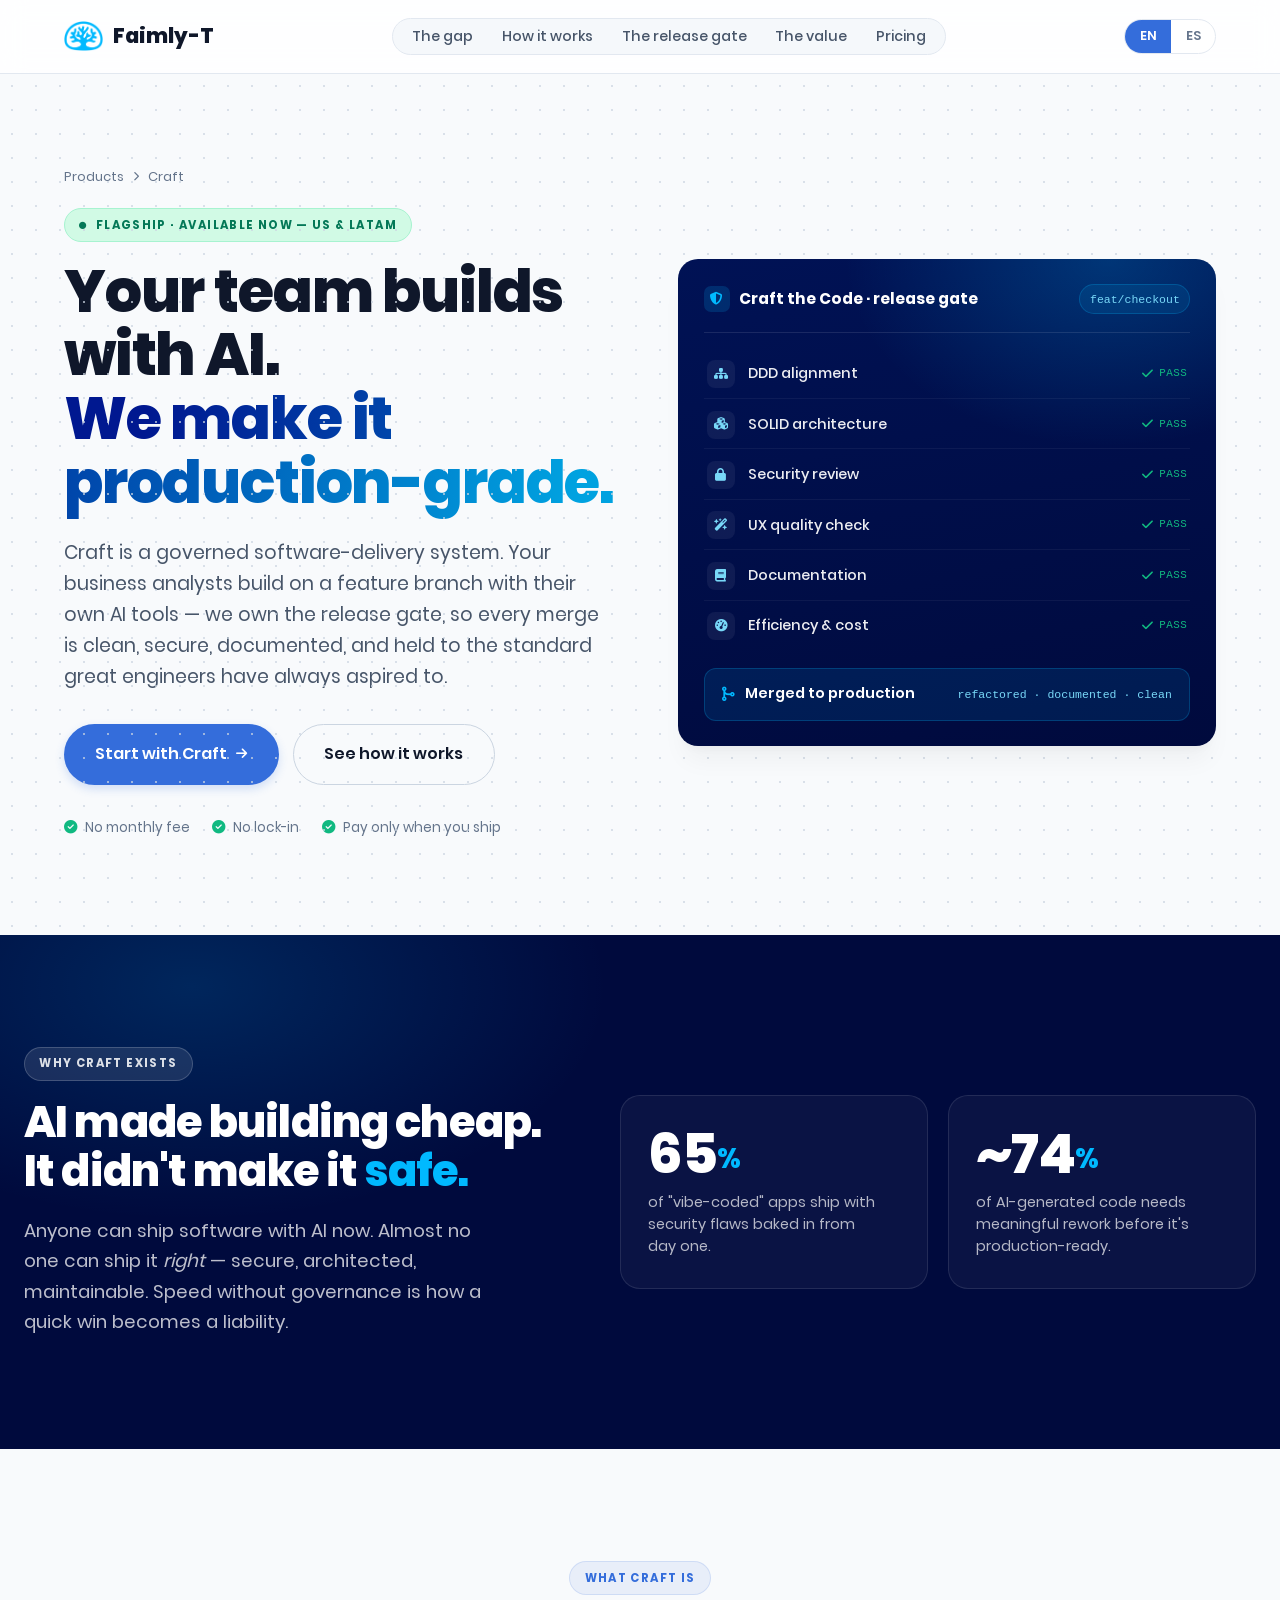
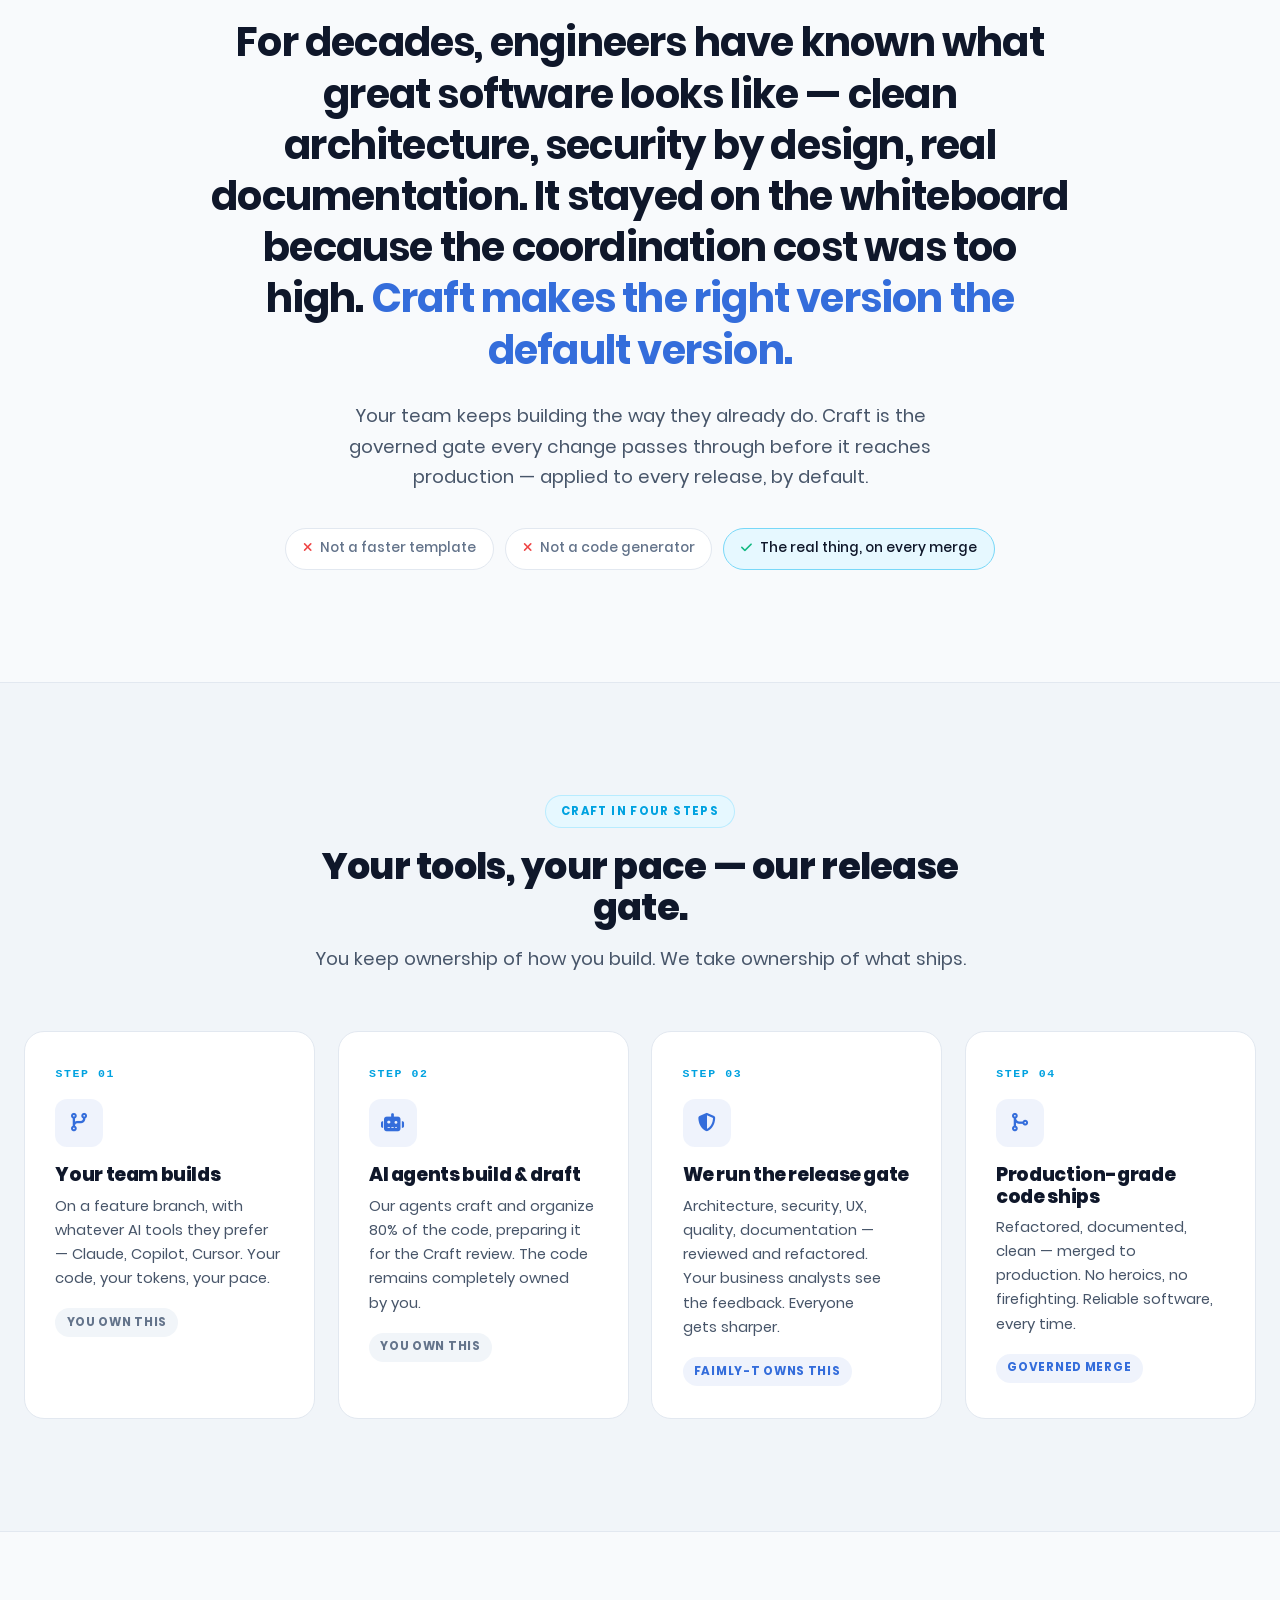
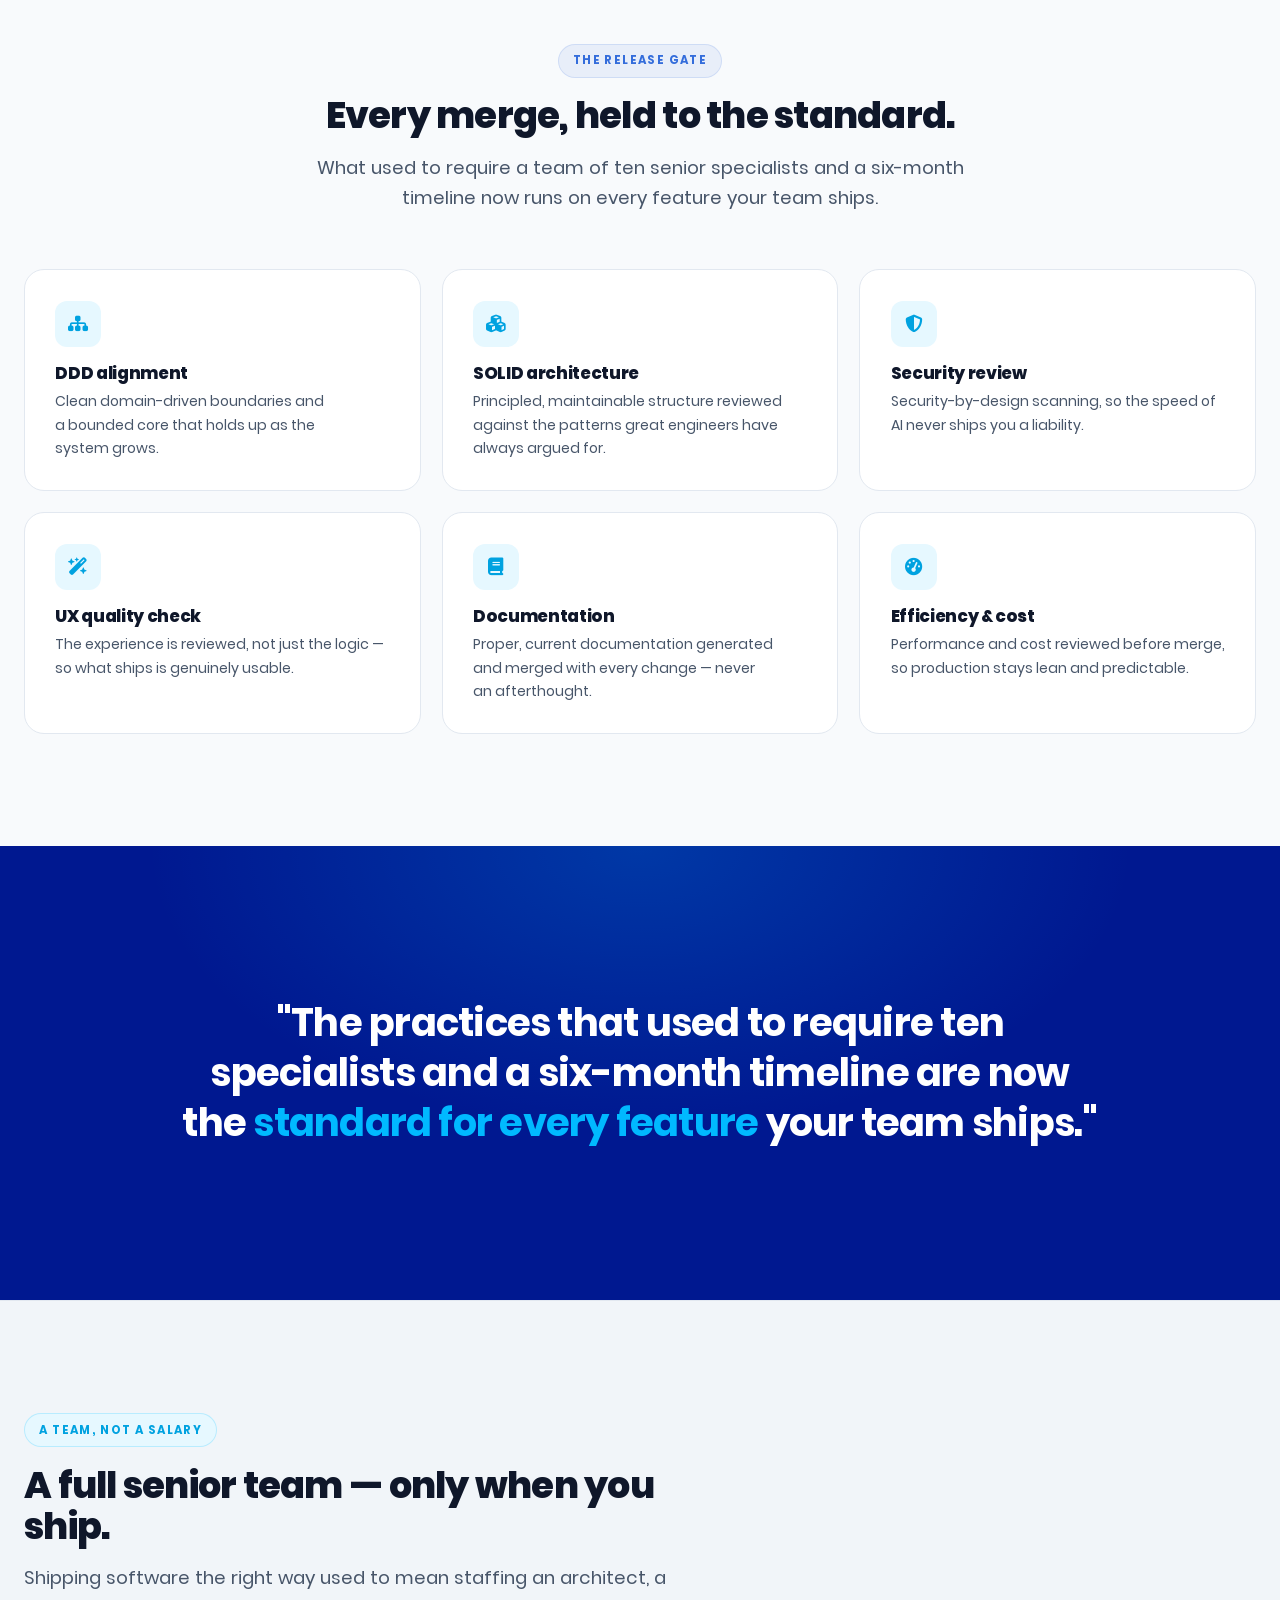
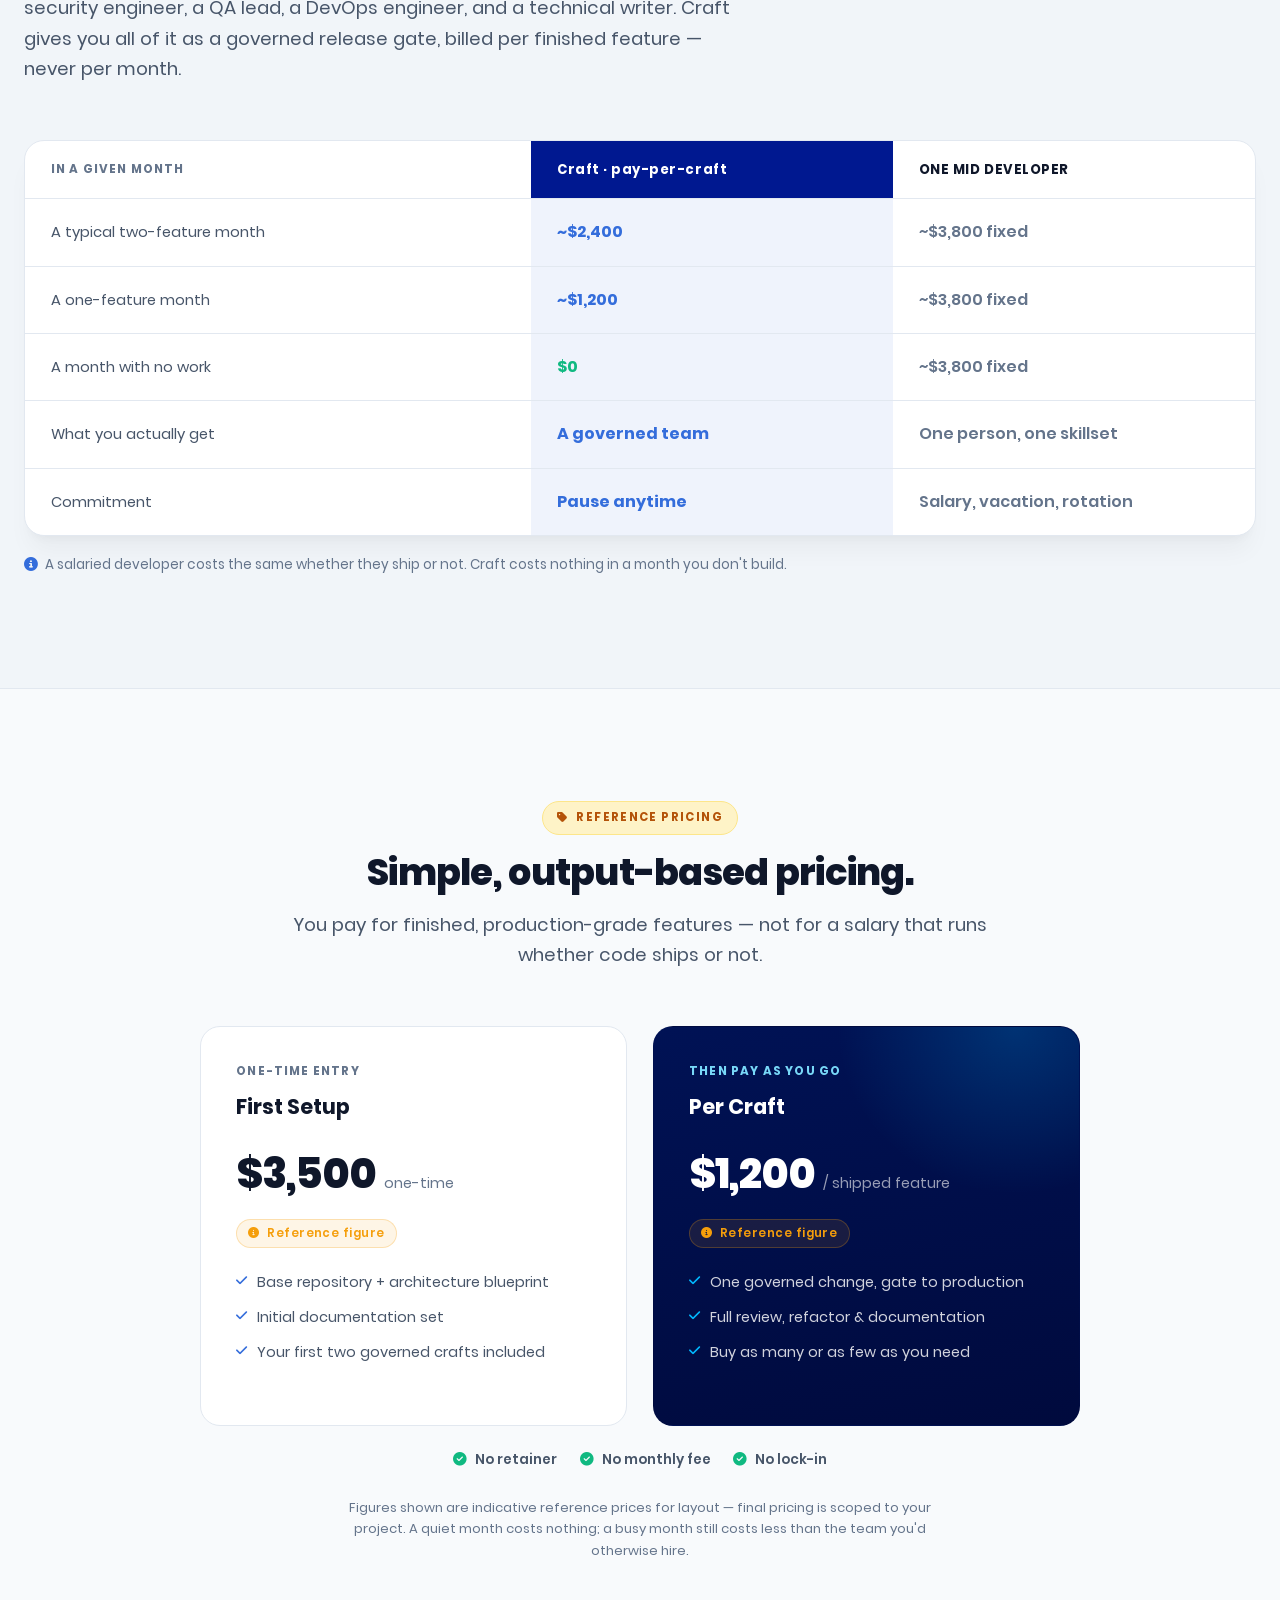
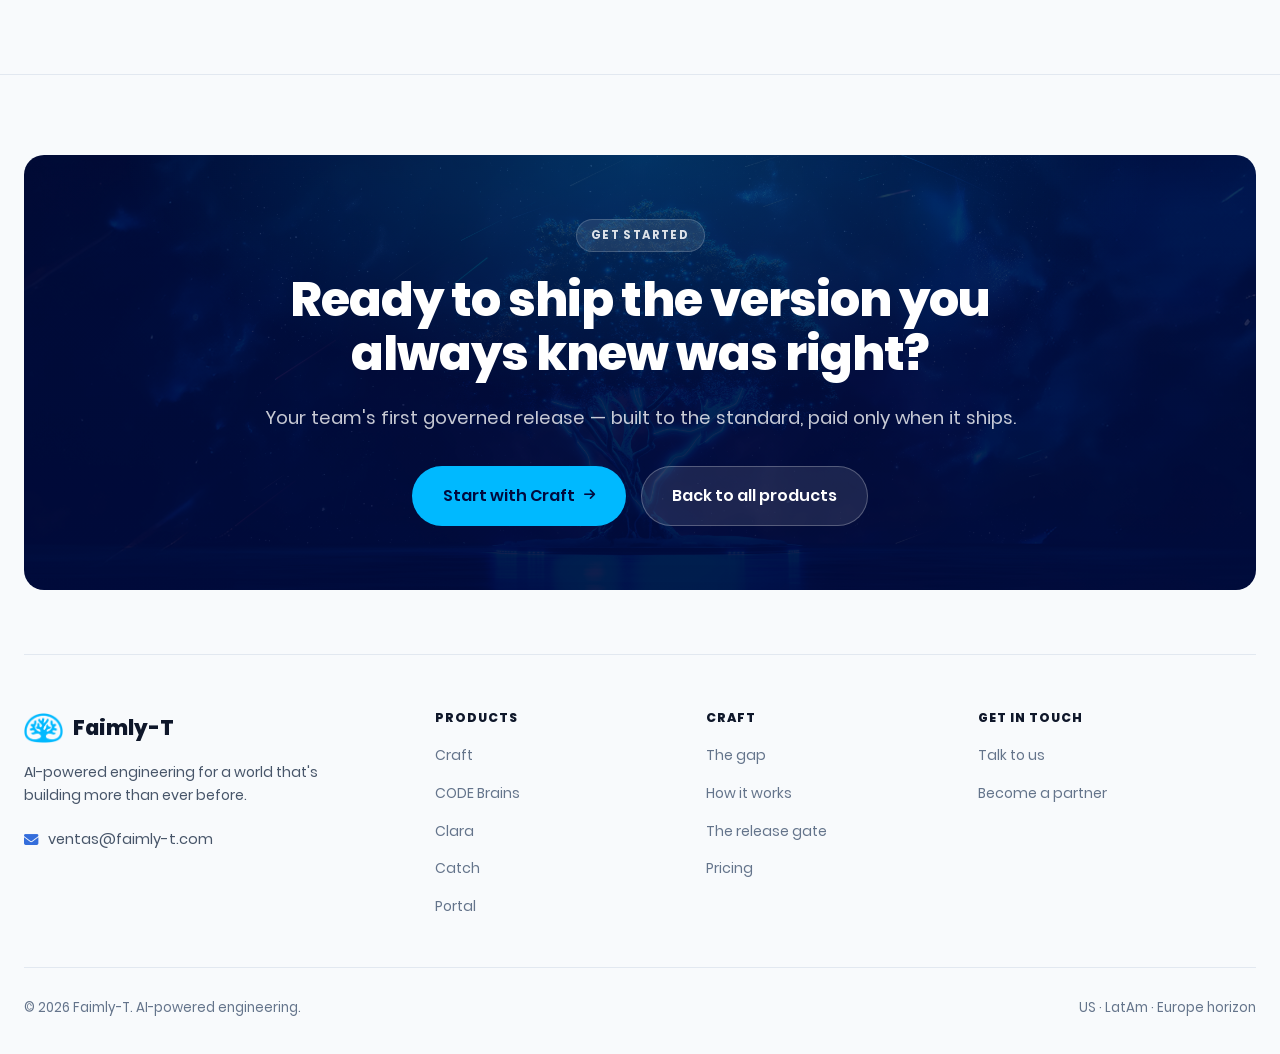
<file: craft.html>
<!DOCTYPE html>
<html lang="en">
<head>
<meta charset="UTF-8" />
<meta name="viewport" content="width=device-width, initial-scale=1.0" />
<meta name="theme-color" content="#001890" />
<meta name="robots" content="index, follow" />
<title id="page-title" data-en="Craft — The governed release gate for AI software | Faimly-T" data-es="Craft — El filtro de entrega gobernado para software de IA | Faimly-T">Craft — The governed release gate for AI software | Faimly-T</title>
<meta name="description" id="page-desc" 
      data-en="Ensure reliability and compliance in AI-generated software. Craft acts as a governed release gate, validating and monitoring code quality before delivery." 
      data-es="Garantiza la confiabilidad y el cumplimiento en el software generado por IA. Craft actúa como un filtro de entrega gobernado, validando la calidad del código." 
      content="Ensure reliability and compliance in AI-generated software. Craft acts as a governed release gate, validating and monitoring code quality before delivery." />

<!-- Canonical URL -->
<link rel="canonical" href="https://faimly-t.com/craft.html" />

<!-- Open Graph / Facebook -->
<meta property="og:type" content="website" />
<meta property="og:url" content="https://faimly-t.com/craft.html" />
<meta property="og:title" id="og-title" 
      data-en="Craft — The governed release gate for AI software | Faimly-T" 
      data-es="Craft — El filtro de entrega gobernado para software de IA | Faimly-T" 
      content="Craft — The governed release gate for AI software | Faimly-T" />
<meta property="og:description" id="og-desc" 
      data-en="Ensure reliability and compliance in AI-generated software. Craft acts as a governed release gate, validating and monitoring code quality before delivery." 
      data-es="Garantiza la confiabilidad y el cumplimiento en el software generado por IA. Craft actúa como un filtro de entrega gobernado, validando la calidad del código." 
      content="Ensure reliability and compliance in AI-generated software. Craft acts as a governed release gate, validating and monitoring code quality before delivery." />
<meta property="og:image" content="https://faimly-t.com/assets/logo-lockup.png" />

<!-- Twitter -->
<meta name="twitter:card" content="summary_large_image" />
<meta name="twitter:url" content="https://faimly-t.com/craft.html" />
<meta name="twitter:title" id="twitter-title" 
      data-en="Craft — The governed release gate for AI software | Faimly-T" 
      data-es="Craft — El filtro de entrega gobernado para software de IA | Faimly-T" 
      content="Craft — The governed release gate for AI software | Faimly-T" />
<meta name="twitter:description" id="twitter-desc" 
      data-en="Ensure reliability and compliance in AI-generated software. Craft acts as a governed release gate, validating and monitoring code quality before delivery." 
      data-es="Garantiza la confiabilidad y el cumplimiento en el software generado por IA. Craft actúa como un filtro de entrega gobernado, validando la calidad del código." 
      content="Ensure reliability and compliance in AI-generated software. Craft acts as a governed release gate, validating and monitoring code quality before delivery." />
<meta name="twitter:image" content="https://faimly-t.com/assets/logo-lockup.png" />

<!-- Favicon -->
<link rel="icon" type="image/png" href="assets/logo-icon.png" />
<link rel="apple-touch-icon" href="assets/logo-icon.png" />

<link rel="stylesheet" href="styles.css?v=1.0.1" />
<link rel="stylesheet" href="redesign.css?v=1.0.1" />
<link rel="stylesheet" href="https://cdnjs.cloudflare.com/ajax/libs/font-awesome/6.5.1/css/all.min.css" />
<style>
  /* ============================================================
     Craft page — bespoke theme on top of the shared redesign base
     ============================================================ */
  :root { --gate-line: rgba(255,255,255,0.1); }

  /* ---- Crumb ------------------------------------------------ */
  .crumb { font-size: 0.82rem; color: var(--color-text-light); margin-bottom: 1.3rem; display: flex; align-items: center; gap: 0.55rem; }
  .crumb a:hover { color: var(--color-primary); }
  .crumb i { font-size: 0.6rem; }

  /* ---- HERO ------------------------------------------------- */
  .craft-hero { padding: 92px 0 96px; }
  .craft-hero .hero-grid { display: grid; grid-template-columns: 1.02fr 0.98fr; gap: 3.4rem; align-items: center; }
  .craft-hero h1 { font-size: clamp(2.5rem, 4.6vw, 3.7rem); line-height: 1.08; margin: 1.1rem 0 1.4rem; }
  .craft-hero h1 .grad { background: linear-gradient(100deg, var(--ft-navy) 10%, var(--ft-cyan-600) 95%); -webkit-background-clip: text; background-clip: text; -webkit-text-fill-color: transparent; }
  .craft-hero .lead { font-size: 1.18rem; max-width: 540px; }
  .hero-trust { margin-top: 2rem; display: flex; align-items: center; gap: 1.4rem; flex-wrap: wrap; font-size: 0.84rem; color: var(--color-text-light); }
  .hero-trust .pip { display: flex; align-items: center; gap: 0.5rem; }
  .hero-trust .pip i { color: var(--ft-success); }

  /* ---- Hero gate card (the product visual) ------------------ */
  .gate-card { background: linear-gradient(168deg, #001255 0%, var(--ft-navy-900) 100%); border-radius: var(--radius-card); padding: 1.6rem; box-shadow: var(--shadow-premium); position: relative; overflow: hidden; }
  .gate-card .scan { position: absolute; inset: 0; background: radial-gradient(70% 55% at 80% 0%, rgba(0,185,255,0.22), transparent 70%); pointer-events: none; }
  .gate-card .gc-top { position: relative; z-index: 2; display: flex; align-items: center; justify-content: space-between; padding-bottom: 1.1rem; border-bottom: 1px solid var(--gate-line); }
  .gate-card .gc-title { display: flex; align-items: center; gap: 0.6rem; color: #fff; font-family: var(--font-title); font-weight: 700; font-size: 0.96rem; }
  .gate-card .gc-title .dot { width: 26px; height: 26px; border-radius: 7px; background: rgba(0,185,255,0.16); display: flex; align-items: center; justify-content: center; color: var(--ft-cyan); font-size: 0.8rem; }
  .gate-card .branch { font-family: var(--font-mono); font-size: 0.72rem; color: var(--ft-cyan-300); background: rgba(0,185,255,0.1); border: 1px solid rgba(0,185,255,0.22); padding: 0.28rem 0.6rem; border-radius: var(--radius-pill); }
  .gate-list { position: relative; z-index: 2; list-style: none; margin: 1.1rem 0; display: flex; flex-direction: column; gap: 0.1rem; }
  .gate-list li { display: flex; align-items: center; gap: 0.8rem; padding: 0.62rem 0.2rem; border-bottom: 1px solid rgba(255,255,255,0.05); }
  .gate-list li:last-child { border-bottom: none; }
  .gate-list .gl-ic { width: 28px; height: 28px; border-radius: 8px; background: rgba(255,255,255,0.06); display: flex; align-items: center; justify-content: center; color: var(--ft-cyan-300); font-size: 0.78rem; flex-shrink: 0; }
  .gate-list .gl-name { color: rgba(255,255,255,0.92); font-size: 0.9rem; font-weight: 500; flex-grow: 1; }
  .gate-list .gl-pass { display: flex; align-items: center; gap: 0.4rem; font-family: var(--font-mono); font-size: 0.68rem; letter-spacing: 0.04em; color: var(--ft-success); }
  .gate-list .gl-pass i { font-size: 0.78rem; }
  .gate-foot { position: relative; z-index: 2; display: flex; align-items: center; justify-content: space-between; gap: 0.8rem; background: rgba(0,185,255,0.1); border: 1px solid rgba(0,185,255,0.22); border-radius: var(--radius-md); padding: 0.85rem 1.1rem; }
  .gate-foot .gf-l { display: flex; align-items: center; gap: 0.6rem; color: #fff; font-weight: 600; font-size: 0.9rem; }
  .gate-foot .gf-l i { color: var(--ft-cyan); }
  .gate-foot .gf-r { font-family: var(--font-mono); font-size: 0.72rem; color: var(--ft-cyan-300); }
  @media (max-width: 1024px){ .craft-hero .hero-grid { grid-template-columns: 1fr; gap: 2.6rem; } }

  /* ---- Governance-gap band ---------------------------------- */
  .gap-band { background: var(--ft-navy-900); color: #fff; position: relative; overflow: hidden; }
  .gap-band .glow { position: absolute; inset: 0; background: radial-gradient(50% 70% at 15% 10%, rgba(0,185,255,0.16), transparent 65%); }
  .gap-grid { position: relative; z-index: 2; display: grid; grid-template-columns: 0.92fr 1.08fr; gap: 3.4rem; align-items: center; }
  .gap-copy h2 { color: #fff; font-size: clamp(1.9rem, 3.4vw, 2.7rem); line-height: 1.14; }
  .gap-copy h2 .accent { color: var(--ft-cyan); }
  .gap-copy p { color: rgba(255,255,255,0.74); font-size: var(--fs-lead); margin-top: 1.2rem; max-width: 460px; }
  .gap-stats { display: grid; grid-template-columns: 1fr 1fr; gap: 1.2rem; }
  .gap-stat { background: rgba(255,255,255,0.04); border: 1px solid rgba(255,255,255,0.1); border-radius: var(--radius-card); padding: 1.9rem 1.7rem; }
  .gap-stat .big { font-family: var(--font-title); font-weight: 800; font-size: clamp(2.6rem, 5vw, 3.4rem); letter-spacing: -0.03em; line-height: 1; color: #fff; }
  .gap-stat .big .u { color: var(--ft-cyan); font-size: 0.5em; vertical-align: 0.18em; margin-left: 0.05em; }
  .gap-stat p { color: rgba(255,255,255,0.7); font-size: 0.9rem; margin-top: 0.7rem; line-height: 1.5; }
  @media (max-width: 1024px){ .gap-grid { grid-template-columns: 1fr; gap: 2.4rem; } }
  @media (max-width: 560px){ .gap-stats { grid-template-columns: 1fr; } }

  /* ---- Manifesto -------------------------------------------- */
  .craft-manifesto { max-width: 880px; margin: 0 auto; text-align: center; }
  .craft-manifesto .kicker { margin-bottom: 1.4rem; }
  .craft-manifesto .big { font-family: var(--font-title); font-weight: 700; font-size: clamp(1.7rem, 3.2vw, 2.5rem); line-height: 1.28; letter-spacing: -0.02em; color: var(--color-text-main); }
  .craft-manifesto .big .accent { color: var(--color-primary); }
  .craft-manifesto .sub { font-size: var(--fs-lead); color: var(--color-text-muted); max-width: 640px; margin: 1.6rem auto 0; }
  .neg-row { display: flex; justify-content: center; gap: 0.7rem; flex-wrap: wrap; margin-top: 2.2rem; }
  .neg-chip { display: inline-flex; align-items: center; gap: 0.5rem; font-size: 0.85rem; font-weight: 500; color: var(--color-text-light); background: var(--color-bg-card); border: 1px solid var(--color-border); padding: 0.55rem 1.05rem; border-radius: var(--radius-pill); }
  .neg-chip i { color: var(--ft-danger); font-size: 0.78rem; }
  .neg-chip.is-yes { color: var(--color-text-main); border-color: var(--ft-cyan-300); background: var(--ft-cyan-050); }
  .neg-chip.is-yes i { color: var(--ft-success); }

  /* ---- How it works (3 steps) ------------------------------- */
  .steps { display: grid; grid-template-columns: repeat(4, 1fr); gap: 1.4rem; position: relative; }
  .step { background: var(--color-bg-card); border: 1px solid var(--color-border); border-radius: var(--radius-card); padding: 2rem 1.9rem; position: relative; transition: var(--transition-smooth); }
  .step:hover { transform: var(--lift-card); box-shadow: var(--shadow-lg); border-color: var(--color-border-hover); }
  .step .sn { font-family: var(--font-mono); font-size: 0.72rem; letter-spacing: 0.14em; color: var(--ft-cyan-600); font-weight: 700; }
  .step .si { width: 48px; height: 48px; border-radius: var(--radius-md); background: var(--color-primary-glow); color: var(--color-primary); display: flex; align-items: center; justify-content: center; font-size: 1.15rem; margin: 1rem 0 1.1rem; }
  .step h4 { font-size: 1.18rem; margin-bottom: 0.5rem; }
  .step p { font-size: 0.92rem; }
  .step .own { display: inline-flex; align-items: center; gap: 0.4rem; margin-top: 1.1rem; font-size: 0.74rem; font-weight: 700; letter-spacing: 0.06em; text-transform: uppercase; padding: 0.3rem 0.7rem; border-radius: var(--radius-pill); }
  .step .own.client { color: var(--color-text-light); background: var(--color-bg-alt); }
  .step .own.faimly { color: var(--color-primary); background: var(--color-primary-glow); }
  @media (max-width: 1100px) and (min-width: 901px) {
    .steps { grid-template-columns: repeat(2, 1fr); }
  }
  @media (max-width: 900px){ .steps { grid-template-columns: 1fr; } }

  /* ---- Release gate grid ------------------------------------ */
  .checks { display: grid; grid-template-columns: repeat(3, 1fr); gap: 1.3rem; }
  .check { background: var(--color-bg-card); border: 1px solid var(--color-border); border-radius: var(--radius-card); padding: 1.9rem; transition: var(--transition-smooth); }
  .check:hover { border-color: var(--color-border-hover); box-shadow: var(--shadow-md); transform: var(--lift-card); }
  .check .ci { width: 46px; height: 46px; border-radius: var(--radius-md); background: var(--ft-cyan-050); display: flex; align-items: center; justify-content: center; color: var(--ft-cyan-600); font-size: 1.1rem; margin-bottom: 1.1rem; }
  .check h4 { font-size: 1.06rem; margin-bottom: 0.45rem; }
  .check p { font-size: 0.88rem; }
  @media (max-width: 900px){ .checks { grid-template-columns: 1fr; } }

  /* ---- Pull band -------------------------------------------- */
  .pull-band { background: var(--ft-navy); color: #fff; position: relative; overflow: hidden; }
  .pull-band .glow { position: absolute; inset: 0; background: radial-gradient(55% 90% at 50% 0%, rgba(0,185,255,0.2), transparent 70%); }
  .pull-band .q { max-width: 920px; margin: 0 auto; text-align: center; position: relative; z-index: 2; }
  .pull-band .q p { font-family: var(--font-title); font-weight: 700; font-size: clamp(1.6rem, 3vw, 2.5rem); line-height: 1.3; letter-spacing: -0.02em; color: #fff; }
  .pull-band .q .accent { color: var(--ft-cyan); }

  /* ---- Value comparison ------------------------------------- */
  .value-head { max-width: 720px; }
  .compare { border: 1px solid var(--color-border); border-radius: var(--radius-card); overflow: hidden; box-shadow: var(--shadow-premium); background: var(--color-bg-card); }
  .compare-row { display: grid; grid-template-columns: 1.4fr 1fr 1fr; }
  .compare-row > div { padding: 1.25rem 1.6rem; border-bottom: 1px solid var(--color-border); display: flex; align-items: center; }
  .compare-row:last-child > div { border-bottom: none; }
  .compare-row .lbl { color: var(--color-text-muted); font-size: 0.92rem; }
  .compare-row .craft-col { background: var(--color-primary-glow); font-family: var(--font-title); font-weight: 700; color: var(--color-primary); justify-content: flex-start; gap: 0.5rem; }
  .compare-row .dev-col { color: var(--color-text-light); font-family: var(--font-title); font-weight: 600; }
  .compare-row.head > div { padding-top: 1.1rem; padding-bottom: 1.1rem; }
  .compare-row.head .lbl { font-size: 0.74rem; font-weight: 700; letter-spacing: 0.1em; text-transform: uppercase; color: var(--color-text-light); }
  .compare-row.head .craft-col { background: var(--ft-navy); color: #fff; font-size: 0.82rem; letter-spacing: 0.04em; }
  .compare-row.head .dev-col { color: var(--color-text-main); font-size: 0.82rem; letter-spacing: 0.04em; font-weight: 700; text-transform: uppercase; }
  .compare-row .craft-col .zero { color: var(--ft-success); }
  .value-note { font-size: 0.84rem; color: var(--color-text-light); margin-top: 1.1rem; display: flex; align-items: center; gap: 0.5rem; }
  .value-note i { color: var(--color-primary); }
  @media (max-width: 760px){ .compare-row { grid-template-columns: 1.2fr 0.9fr 0.9fr; } .compare-row > div { padding: 1rem 0.9rem; font-size: 0.82rem; } }

  /* ---- Pricing ---------------------------------------------- */
  .price-grid { display: grid; grid-template-columns: 1fr 1fr; gap: 1.6rem; max-width: 880px; margin: 0 auto; }
  .price-card { background: var(--color-bg-card); border: 1px solid var(--color-border); border-radius: var(--radius-card); padding: 2.2rem; position: relative; transition: var(--transition-smooth); }
  .price-card:hover { box-shadow: var(--shadow-lg); transform: var(--lift-card); }
  .price-card.is-feature { background: linear-gradient(168deg, #001255 0%, var(--ft-navy-900) 100%); border-color: transparent; color: rgba(255,255,255,0.82); overflow: hidden; }
  .price-card.is-feature .pc-glow { position: absolute; inset: 0; background: radial-gradient(60% 60% at 85% 0%, rgba(0,185,255,0.2), transparent 70%); }
  .price-card .pc-tag { font-size: 0.74rem; font-weight: 700; letter-spacing: 0.1em; text-transform: uppercase; color: var(--color-text-light); }
  .price-card.is-feature .pc-tag { color: var(--ft-cyan-300); position: relative; z-index: 2; }
  .price-card .pc-name { font-family: var(--font-title); font-weight: 700; font-size: 1.3rem; color: var(--color-text-main); margin: 0.5rem 0 1rem; }
  .price-card.is-feature .pc-name { color: #fff; position: relative; z-index: 2; }
  .price-card .pc-amount { display: flex; align-items: baseline; gap: 0.5rem; position: relative; z-index: 2; }
  .price-card .pc-amount .num { font-family: var(--font-title); font-weight: 800; font-size: 2.6rem; letter-spacing: -0.03em; color: var(--color-text-main); }
  .price-card.is-feature .pc-amount .num { color: #fff; }
  .price-card .pc-amount .per { font-size: 0.9rem; color: var(--color-text-light); }
  .price-card.is-feature .pc-amount .per { color: rgba(255,255,255,0.6); }
  .price-card .pc-ref { display: inline-flex; align-items: center; gap: 0.4rem; margin-top: 0.6rem; font-size: 0.72rem; font-weight: 600; letter-spacing: 0.04em; color: var(--ft-warning); background: rgba(245,158,11,0.1); border: 1px solid rgba(245,158,11,0.25); padding: 0.28rem 0.7rem; border-radius: var(--radius-pill); position: relative; z-index: 2; }
  .price-card ul { list-style: none; margin: 1.4rem 0 1.6rem; display: flex; flex-direction: column; gap: 0.7rem; position: relative; z-index: 2; }
  .price-card li { display: flex; gap: 0.6rem; font-size: 0.9rem; color: var(--color-text-muted); }
  .price-card.is-feature li { color: rgba(255,255,255,0.82); }
  .price-card li i { color: var(--color-primary); font-size: 0.8rem; margin-top: 0.28rem; }
  .price-card.is-feature li i { color: var(--ft-cyan); }
  .price-card .btn { width: 100%; position: relative; z-index: 2; }
  .price-foot { max-width: 880px; margin: 1.4rem auto 0; display: flex; align-items: center; justify-content: center; gap: 1.4rem; flex-wrap: wrap; }
  .price-pill { display: inline-flex; align-items: center; gap: 0.5rem; font-size: 0.85rem; font-weight: 600; color: var(--color-text-muted); }
  .price-pill i { color: var(--ft-success); }
  .ref-note { text-align: center; font-size: 0.82rem; color: var(--color-text-light); margin-top: 1.6rem; max-width: 620px; margin-left: auto; margin-right: auto; }
  @media (max-width: 760px){ .price-grid { grid-template-columns: 1fr; } }
</style>
</head>
<body data-lang="en">

<nav class="nav">
  <div class="container nav-inner">
    <a class="brand" href="index.html"><img src="assets/logo-icon.png" alt="Faimly-T" /><span>Faimly-T</span></a>
    <ul class="nav-links">
      <li><a href="#problem"><span class="en">The gap</span><span class="es">Brecha</span></a></li>
      <li><a href="#how"><span class="en">How it works</span><span class="es">Proceso</span></a></li>
      <li><a href="#gate"><span class="en">The release gate</span><span class="es">Filtro</span></a></li>
      <li><a href="#value"><span class="en">The value</span><span class="es">Valor</span></a></li>
      <li><a href="#pricing"><span class="en">Pricing</span><span class="es">Precios</span></a></li>
    </ul>
    <div class="nav-cta">
      <div class="lang-toggle" role="group" aria-label="Language">
        <button data-lang-btn="en" class="active">EN</button>
        <button data-lang-btn="es">ES</button>
      </div>
    </div>
  </div>
</nav>

<!-- ===================== HERO ===================== -->
<header class="hero craft-hero ft-dot-grid" id="top">
  <div class="container">
    <div class="hero-grid">
      <div class="hero-copy">
        <div class="crumb">
          <a href="index.html"><span class="en">Products</span><span class="es">Productos</span></a>
          <i class="fa-solid fa-chevron-right"></i>
          <span>Craft</span>
        </div>
        <span class="eyebrow is-green">
          <i class="fa-solid fa-circle" style="font-size:0.45rem"></i>
          <span class="en">Flagship · Available now — US &amp; LatAm</span>
          <span class="es">Insignia · Disponible ahora — EE. UU. y LatAm</span>
        </span>
        <h1>
          <span class="en">Your team builds with AI.<br /><span class="grad">We make it production-grade.</span></span>
          <span class="es">Tu equipo construye con IA.<br /><span class="grad">Nosotros lo elevamos a nivel de producción.</span></span>
        </h1>
        <p class="lead">
          <span class="en">Craft is a governed software-delivery system. Your business analysts build on a feature branch with their own AI tools — we own the release gate, so every merge is clean, secure, documented, and held to the standard great engineers have always aspired to.</span>
          <span class="es">Craft es un sistema de entrega de software gobernado. Tus analistas de negocio construyen en una rama de características con sus propias herramientas de IA —nosotros controlamos el filtro de entrega, garantizando que cada fusión sea limpia, segura, documentada y cumpla con el estándar al que los grandes ingenieros siempre han aspirado.</span>
        </p>
        <div class="hero-actions">
          <a class="btn btn-primary btn-lg" href="mailto:ventas@faimly-t.com?subject=Start%20with%20Craft">
            <span class="en">Start with Craft</span><span class="es">Comenzar con Craft</span> <i class="fa-solid fa-arrow-right arrow"></i>
          </a>
          <a class="btn btn-outline btn-lg" href="#how">
            <span class="en">See how it works</span><span class="es">Ver cómo funciona</span>
          </a>
        </div>
        <div class="hero-trust">
          <span class="pip"><i class="fa-solid fa-circle-check"></i> <span class="en">No monthly fee</span><span class="es">Sin tarifa mensual</span></span>
          <span class="pip"><i class="fa-solid fa-circle-check"></i> <span class="en">No lock-in</span><span class="es">Sin permanencia</span></span>
          <span class="pip"><i class="fa-solid fa-circle-check"></i> <span class="en">Pay only when you ship</span><span class="es">Paga solo al entregar</span></span>
        </div>
      </div>

      <!-- The product visual: the release gate -->
      <div class="gate-card reveal">
        <div class="scan"></div>
        <div class="gc-top">
          <div class="gc-title">
            <span class="dot"><i class="fa-solid fa-shield-halved"></i></span>
            <span class="en">Craft the Code · release gate</span>
            <span class="es">Craft the Code · filtro de entrega</span>
          </div>
          <span class="branch">feat/checkout</span>
        </div>
        <ul class="gate-list">
          <li>
            <span class="gl-ic"><i class="fa-solid fa-sitemap"></i></span>
            <span class="gl-name"><span class="en">DDD alignment</span><span class="es">Alineación DDD</span></span>
            <span class="gl-pass"><i class="fa-solid fa-check"></i> PASS</span>
          </li>
          <li>
            <span class="gl-ic"><i class="fa-solid fa-cubes"></i></span>
            <span class="gl-name"><span class="en">SOLID architecture</span><span class="es">Arquitectura SOLID</span></span>
            <span class="gl-pass"><i class="fa-solid fa-check"></i> PASS</span>
          </li>
          <li>
            <span class="gl-ic"><i class="fa-solid fa-lock"></i></span>
            <span class="gl-name"><span class="en">Security review</span><span class="es">Revisión de seguridad</span></span>
            <span class="gl-pass"><i class="fa-solid fa-check"></i> PASS</span>
          </li>
          <li>
            <span class="gl-ic"><i class="fa-solid fa-wand-magic-sparkles"></i></span>
            <span class="gl-name"><span class="en">UX quality check</span><span class="es">Control de calidad de UX</span></span>
            <span class="gl-pass"><i class="fa-solid fa-check"></i> PASS</span>
          </li>
          <li>
            <span class="gl-ic"><i class="fa-solid fa-book"></i></span>
            <span class="gl-name"><span class="en">Documentation</span><span class="es">Documentación</span></span>
            <span class="gl-pass"><i class="fa-solid fa-check"></i> PASS</span>
          </li>
          <li>
            <span class="gl-ic"><i class="fa-solid fa-gauge-high"></i></span>
            <span class="gl-name"><span class="en">Efficiency &amp; cost</span><span class="es">Eficiencia y costo</span></span>
            <span class="gl-pass"><i class="fa-solid fa-check"></i> PASS</span>
          </li>
        </ul>
        <div class="gate-foot">
          <span class="gf-l">
            <i class="fa-solid fa-code-merge"></i>
            <span class="en">Merged to production</span><span class="es">Fusionado a producción</span>
          </span>
          <span class="gf-r"><span class="en">refactored · documented · clean</span><span class="es">refactorizado · documentado · limpio</span></span>
        </div>
      </div>
    </div>
  </div>
</header>

<!-- ===================== THE GAP ===================== -->
<section class="gap-band section" id="problem">
  <div class="glow"></div>
  <div class="container wide">
    <div class="gap-grid">
      <div class="gap-copy reveal">
        <span class="eyebrow is-ghost"><span class="en">Why Craft exists</span><span class="es">Por qué existe Craft</span></span>
        <h2 style="margin-top:1.1rem;">
          <span class="en">AI made building cheap.<br />It didn't make it <span class="accent">safe.</span></span>
          <span class="es">La IA abarató la construcción.<br />Pero no la hizo <span class="accent">segura.</span></span>
        </h2>
        <p>
          <span class="en">Anyone can ship software with AI now. Almost no one can ship it <em>right</em> — secure, architected, maintainable. Speed without governance is how a quick win becomes a liability.</span>
          <span class="es">Cualquiera puede entregar software con IA hoy en día. Casi nadie puede entregarlo <em>bien</em> — seguro, bien diseñado, mantenible. La velocidad sin gobernanza es como una victoria rápida se convierte en un riesgo.</span>
        </p>
      </div>
      <div class="gap-stats reveal">
        <div class="gap-stat">
          <div class="big">65<span class="u">%</span></div>
          <p>
            <span class="en">of "vibe-coded" apps ship with security flaws baked in from day one.</span>
            <span class="es">de las aplicaciones programadas a base de corazonadas se entregan con fallas de seguridad desde el primer día.</span>
          </p>
        </div>
        <div class="gap-stat">
          <div class="big">~74<span class="u">%</span></div>
          <p>
            <span class="en">of AI-generated code needs meaningful rework before it's production-ready.</span>
            <span class="es">del código generado por IA necesita modificaciones significativas antes de estar listo para producción.</span>
          </p>
        </div>
      </div>
    </div>
  </div>
</section>

<!-- ===================== WHAT IT IS / MANIFESTO ===================== -->
<section class="section">
  <div class="container">
    <div class="craft-manifesto reveal">
      <span class="eyebrow kicker"><span class="en">What Craft is</span><span class="es">Qué es Craft</span></span>
      <p class="big">
        <span class="en">For decades, engineers have known what great software looks like — clean architecture, security by design, real documentation. It stayed on the whiteboard because the coordination cost was too high. <span class="accent">Craft makes the right version the default version.</span></span>
        <span class="es">Durante décadas, los ingenieros han sabido cómo se ve el gran software — arquitectura limpia, seguridad por diseño, documentación real. Se quedaba en la pizarra porque el costo de coordinación era demasiado alto. <span class="accent">Craft hace que la versión correcta sea la versión por defecto.</span></span>
      </p>
      <p class="sub">
        <span class="en">Your team keeps building the way they already do. Craft is the governed gate every change passes through before it reaches production — applied to every release, by default.</span>
        <span class="es">Tu equipo sigue construyendo de la forma en que ya lo hace. Craft es el filtro gobernado por el que pasa cada cambio antes de llegar a producción — aplicado a cada lanzamiento, por defecto.</span>
      </p>
      <div class="neg-row">
        <span class="neg-chip"><i class="fa-solid fa-xmark"></i> <span class="en">Not a faster template</span><span class="es">No es una plantilla más rápida</span></span>
        <span class="neg-chip"><i class="fa-solid fa-xmark"></i> <span class="en">Not a code generator</span><span class="es">No es un generador de código</span></span>
        <span class="neg-chip is-yes"><i class="fa-solid fa-check"></i> <span class="en">The real thing, on every merge</span><span class="es">El producto real, en cada fusión</span></span>
      </div>
    </div>
  </div>
</section>

<!-- ===================== HOW IT WORKS ===================== -->
<section class="section section--alt" id="how">
  <div class="container wide">
    <div class="section-head">
      <span class="eyebrow is-cyan"><span class="en">Craft in four steps</span><span class="es">Craft en cuatro pasos</span></span>
      <h2>
        <span class="en">Your tools, your pace — our release gate.</span>
        <span class="es">Tus herramientas, tu ritmo — nuestro filtro de entrega.</span>
      </h2>
      <p>
        <span class="en">You keep ownership of how you build. We take ownership of what ships.</span>
        <span class="es">Tú mantienes la propiedad de cómo construyes. Nosotros asumimos la propiedad de lo que se entrega.</span>
      </p>
    </div>
    <div class="steps reveal">
      <div class="step">
        <div class="sn"><span class="en">STEP 01</span><span class="es">PASO 01</span></div>
        <div class="si"><i class="fa-solid fa-code-branch"></i></div>
        <h4><span class="en">Your team builds</span><span class="es">Tu equipo construye</span></h4>
        <p>
          <span class="en">On a feature branch, with whatever AI tools they prefer — Claude, Copilot, Cursor. Your code, your tokens, your pace.</span>
          <span class="es">En una rama de características, con las herramientas de IA que prefieran — Claude, Copilot, Cursor. Tu código, tus tokens, tu ritmo.</span>
        </p>
        <span class="own client"><span class="en">You own this</span><span class="es">Tú controlas esto</span></span>
      </div>
      <div class="step">
        <div class="sn"><span class="en">STEP 02</span><span class="es">PASO 02</span></div>
        <div class="si"><i class="fa-solid fa-robot"></i></div>
        <h4><span class="en">AI agents build &amp; draft</span><span class="es">Agentes IA construyen</span></h4>
        <p>
          <span class="en">Our agents craft and organize 80% of the code, preparing it for the Craft review. The code remains completely owned by you.</span>
          <span class="es">Nuestros agentes diseñan y organizan el 80% del código, preparándolo para el filtro Craft. El código sigue siendo 100% de tu propiedad.</span>
        </p>
        <span class="own client"><span class="en">You own this</span><span class="es">Tú controlas esto</span></span>
      </div>
      <div class="step">
        <div class="sn"><span class="en">STEP 03</span><span class="es">PASO 03</span></div>
        <div class="si"><i class="fa-solid fa-shield-halved"></i></div>
        <h4><span class="en">We run the release gate</span><span class="es">Ejecutamos el filtro</span></h4>
        <p>
          <span class="en">Architecture, security, UX, quality, documentation — reviewed and refactored. Your business analysts see the feedback. Everyone gets sharper.</span>
          <span class="es">Arquitectura, seguridad, UX, calidad, documentación —revisadas y refactorizadas. Tus analistas de negocio ven la retroalimentación. Todos mejoran.</span>
        </p>
        <span class="own faimly"><span class="en">Faimly-T owns this</span><span class="es">Faimly-T controla esto</span></span>
      </div>
      <div class="step">
        <div class="sn"><span class="en">STEP 04</span><span class="es">PASO 04</span></div>
        <div class="si"><i class="fa-solid fa-code-merge"></i></div>
        <h4><span class="en">Production-grade code ships</span><span class="es">Se entrega código de producción</span></h4>
        <p>
          <span class="en">Refactored, documented, clean — merged to production. No heroics, no firefighting. Reliable software, every time.</span>
          <span class="es">Refactorizado, documentado, limpio — fusionado a producción. Sin actos heroicos ni apagar incendios. Software confiable, siempre.</span>
        </p>
        <span class="own faimly"><span class="en">Governed merge</span><span class="es">Fusión gobernada</span></span>
      </div>
    </div>
  </div>
</section>

<!-- ===================== THE RELEASE GATE ===================== -->
<section class="section" id="gate">
  <div class="container wide">
    <div class="section-head">
      <span class="eyebrow"><span class="en">The release gate</span><span class="es">El filtro de entrega</span></span>
      <h2>
        <span class="en">Every merge, held to the standard.</span>
        <span class="es">Cada fusión, mantenida bajo el estándar.</span>
      </h2>
      <p>
        <span class="en">What used to require a team of ten senior specialists and a six-month timeline now runs on every feature your team ships.</span>
        <span class="es">Lo que solía requerir un equipo de diez especialistas senior y un cronograma de seis meses, ahora se ejecuta en cada característica que entrega tu equipo.</span>
      </p>
    </div>
    <div class="checks reveal">
      <div class="check">
        <div class="ci"><i class="fa-solid fa-sitemap"></i></div>
        <h4><span class="en">DDD alignment</span><span class="es">Alineación DDD</span></h4>
        <p>
          <span class="en">Clean domain-driven boundaries and a bounded core that holds up as the system grows.</span>
          <span class="es">Límites limpios guiados por el dominio y un núcleo delimitado que se mantiene firme a medida que el sistema crece.</span>
        </p>
      </div>
      <div class="check">
        <div class="ci"><i class="fa-solid fa-cubes"></i></div>
        <h4><span class="en">SOLID architecture</span><span class="es">Arquitectura SOLID</span></h4>
        <p>
          <span class="en">Principled, maintainable structure reviewed against the patterns great engineers have always argued for.</span>
          <span class="es">Estructura basada en principios y mantenible, revisada frente a los patrones por los que los grandes ingenieros siempre han abogado.</span>
        </p>
      </div>
      <div class="check">
        <div class="ci"><i class="fa-solid fa-shield-halved"></i></div>
        <h4><span class="en">Security review</span><span class="es">Revisión de seguridad</span></h4>
        <p>
          <span class="en">Security-by-design scanning, so the speed of AI never ships you a liability.</span>
          <span class="es">Escaneo de seguridad desde el diseño, para que la velocidad de la IA nunca te genere una vulnerabilidad.</span>
        </p>
      </div>
      <div class="check">
        <div class="ci"><i class="fa-solid fa-wand-magic-sparkles"></i></div>
        <h4><span class="en">UX quality check</span><span class="es">Control de calidad de UX</span></h4>
        <p>
          <span class="en">The experience is reviewed, not just the logic — so what ships is genuinely usable.</span>
          <span class="es">Se revisa la experiencia, no solo la lógica — para que lo que se entregue sea realmente utilizable.</span>
        </p>
      </div>
      <div class="check">
        <div class="ci"><i class="fa-solid fa-book"></i></div>
        <h4><span class="en">Documentation</span><span class="es">Documentación</span></h4>
        <p>
          <span class="en">Proper, current documentation generated and merged with every change — never an afterthought.</span>
          <span class="es">Documentación adecuada y actualizada, generada y fusionada con cada cambio, nunca de forma improvisada.</span>
        </p>
      </div>
      <div class="check">
        <div class="ci"><i class="fa-solid fa-gauge-high"></i></div>
        <h4><span class="en">Efficiency &amp; cost</span><span class="es">Eficiencia y costo</span></h4>
        <p>
          <span class="en">Performance and cost reviewed before merge, so production stays lean and predictable.</span>
          <span class="es">Rendimiento y costos revisados antes de la fusión, para que la producción siga siendo ligera y predecible.</span>
        </p>
      </div>
    </div>
  </div>
</section>

<!-- ===================== PULL QUOTE ===================== -->
<section class="section--tight pull-band">
  <div class="container" style="padding-top:5rem;padding-bottom:5rem;">
    <div class="glow"></div>
    <div class="q reveal">
      <p>
        <span class="en">"The practices that used to require ten specialists and a six-month timeline are now the <span class="accent">standard for every feature</span> your team ships."</span>
        <span class="es">"Las prácticas que solían requerir diez especialistas y un cronograma de seis meses son ahora el <span class="accent">estándar para cada característica</span> que entrega tu equipo."</span>
      </p>
    </div>
  </div>
</section>

<!-- ===================== THE VALUE / COMPARISON ===================== -->
<section class="section section--alt" id="value">
  <div class="container wide">
    <div class="section-head left value-head">
      <span class="eyebrow is-cyan"><span class="en">A team, not a salary</span><span class="es">Un equipo, no un salario</span></span>
      <h2>
        <span class="en">A full senior team — only when you ship.</span>
        <span class="es">Un equipo senior completo — solo cuando entregas.</span>
      </h2>
      <p>
        <span class="en">Shipping software the right way used to mean staffing an architect, a security engineer, a QA lead, a DevOps engineer, and a technical writer. Craft gives you all of it as a governed release gate, billed per finished feature — never per month.</span>
        <span class="es">Entregar software de la manera correcta solía significar contratar a un arquitecto, un ingeniero de seguridad, un líder de control de calidad, un ingeniero de DevOps y un redactor técnico. Craft te da todo esto como un filtro de entrega gobernado, facturado por característica terminada — nunca por mes.</span>
      </p>
    </div>
    <div class="compare reveal">
      <div class="compare-row head">
        <div class="lbl"><span class="en">In a given month</span><span class="es">En un mes determinado</span></div>
        <div class="craft-col">Craft · pay-per-craft</div>
        <div class="dev-col"><span class="en">One mid developer</span><span class="es">Un desarrollador intermedio</span></div>
      </div>
      <div class="compare-row">
        <div class="lbl"><span class="en">A typical two-feature month</span><span class="es">Un mes típico de dos funcionalidades</span></div>
        <div class="craft-col">~$2,400</div>
        <div class="dev-col"><span class="en">~$3,800 fixed</span><span class="es">~$3,800 fijo</span></div>
      </div>
      <div class="compare-row">
        <div class="lbl"><span class="en">A one-feature month</span><span class="es">Un mes de una característica</span></div>
        <div class="craft-col">~$1,200</div>
        <div class="dev-col"><span class="en">~$3,800 fixed</span><span class="es">~$3,800 fijo</span></div>
      </div>
      <div class="compare-row">
        <div class="lbl"><span class="en">A month with no work</span><span class="es">Un mes sin trabajo</span></div>
        <div class="craft-col"><span class="zero">$0</span></div>
        <div class="dev-col"><span class="en">~$3,800 fixed</span><span class="es">~$3,800 fijo</span></div>
      </div>
      <div class="compare-row">
        <div class="lbl"><span class="en">What you actually get</span><span class="es">Lo que realmente obtienes</span></div>
        <div class="craft-col"><span class="en">A governed team</span><span class="es">Un equipo gobernado</span></div>
        <div class="dev-col"><span class="en">One person, one skillset</span><span class="es">Una sola persona, una sola especialidad</span></div>
      </div>
      <div class="compare-row">
        <div class="lbl"><span class="en">Commitment</span><span class="es">Compromiso</span></div>
        <div class="craft-col"><span class="en">Pause anytime</span><span class="es">Pausa cuando quieras</span></div>
        <div class="dev-col"><span class="en">Salary, vacation, rotation</span><span class="es">Salario, vacaciones, rotación</span></div>
      </div>
    </div>
    <p class="value-note">
      <i class="fa-solid fa-circle-info"></i>
      <span class="en">A salaried developer costs the same whether they ship or not. Craft costs nothing in a month you don't build.</span>
      <span class="es">Un desarrollador asalariado cuesta lo mismo entregue o no. Craft no cuesta nada en un mes en el que no construyes.</span>
    </p>
  </div>
</section>

<!-- ===================== PRICING ===================== -->
<section class="section" id="pricing">
  <div class="container wide">
    <div class="section-head">
      <span class="eyebrow is-amber"><i class="fa-solid fa-tag"></i> <span class="en">Reference pricing</span><span class="es">Precios de referencia</span></span>
      <h2>
        <span class="en">Simple, output-based pricing.</span>
        <span class="es">Precios simples basados en resultados.</span>
      </h2>
      <p>
        <span class="en">You pay for finished, production-grade features — not for a salary that runs whether code ships or not.</span>
        <span class="es">Pagas por características terminadas de grado de producción —no por un salario fijo, se entregue código o no.</span>
      </p>
    </div>
    <div class="price-grid reveal">
      <div class="price-card">
        <div class="pc-tag"><span class="en">One-time entry</span><span class="es">Entrada única</span></div>
        <div class="pc-name"><span class="en">First Setup</span><span class="es">Configuración inicial</span></div>
        <div class="pc-amount"><span class="num">$3,500</span><span class="per"><span class="en">one-time</span><span class="es">una vez</span></span></div>
        <span class="pc-ref"><i class="fa-solid fa-circle-info"></i> <span class="en">Reference figure</span><span class="es">Cifra de referencia</span></span>
        <ul>
          <li><i class="fa-solid fa-check"></i> <span class="en">Base repository + architecture blueprint</span><span class="es">Repositorio base + plano de arquitectura</span></li>
          <li><i class="fa-solid fa-check"></i> <span class="en">Initial documentation set</span><span class="es">Conjunto de documentación inicial</span></li>
          <li><i class="fa-solid fa-check"></i> <span class="en">Your first two governed crafts included</span><span class="es">Tus dos primeras entregas gobernadas incluidas</span></li>
        </ul>
      </div>
      <div class="price-card is-feature">
        <div class="pc-glow"></div>
        <div class="pc-tag"><span class="en">Then pay as you go</span><span class="es">Luego paga por uso</span></div>
        <div class="pc-name"><span class="en">Per Craft</span><span class="es">Por entrega</span></div>
        <div class="pc-amount"><span class="num">$1,200</span><span class="per"><span class="en">/ shipped feature</span><span class="es">/ característica entregada</span></span></div>
        <span class="pc-ref"><i class="fa-solid fa-circle-info"></i> <span class="en">Reference figure</span><span class="es">Cifra de referencia</span></span>
        <ul>
          <li><i class="fa-solid fa-check"></i> <span class="en">One governed change, gate to production</span><span class="es">Un cambio gobernado, del filtro a producción</span></li>
          <li><i class="fa-solid fa-check"></i> <span class="en">Full review, refactor &amp; documentation</span><span class="es">Revisión completa, refactorización y documentación</span></li>
          <li><i class="fa-solid fa-check"></i> <span class="en">Buy as many or as few as you need</span><span class="es">Compra tantas o tan pocas como necesites</span></li>
        </ul>
      </div>
    </div>
    <div class="price-foot">
      <span class="price-pill"><i class="fa-solid fa-circle-check"></i> <span class="en">No retainer</span><span class="es">Sin anticipos</span></span>
      <span class="price-pill"><i class="fa-solid fa-circle-check"></i> <span class="en">No monthly fee</span><span class="es">Sin tarifa mensual</span></span>
      <span class="price-pill"><i class="fa-solid fa-circle-check"></i> <span class="en">No lock-in</span><span class="es">Sin permanencia</span></span>
    </div>
    <p class="ref-note">
      <span class="en">Figures shown are indicative reference prices for layout — final pricing is scoped to your project. A quiet month costs nothing; a busy month still costs less than the team you'd otherwise hire.</span>
      <span class="es">Las cifras mostradas son precios de referencia indicativos para el diseño — el precio final se define según tu proyecto. Un mes tranquilo no cuesta nada; un mes ocupado cuesta menos que el equipo que de otro modo tendrías que contratar.</span>
    </p>
  </div>
</section>

<!-- ===================== MOVEMENT CTA + FOOTER ===================== -->
<footer class="footer" id="contact">
  <div class="container wide">
    <div class="movement reveal" style="border-radius:var(--radius-card);padding:4rem 2rem;margin-bottom:4rem;background-image:linear-gradient(rgba(0,10,61,0.82),rgba(0,10,61,0.92)),url('assets/backgrounds/tron-tree.jpg');background-size:cover;background-position:center;">
      <div class="movement-glow"></div>
      <div class="container">
        <div class="movement-inner">
          <span class="eyebrow is-ghost"><span class="en">Get started</span><span class="es">Comenzar</span></span>
          <h2>
            <span class="en">Ready to ship the version you always knew was right?</span>
            <span class="es">¿Listo para entregar la versión que siempre supiste que era la correcta?</span>
          </h2>
          <p>
            <span class="en">Your team's first governed release — built to the standard, paid only when it ships.</span>
            <span class="es">El primer lanzamiento gobernado de tu equipo — construido bajo el estándar, pagado solo cuando se entrega.</span>
          </p>
          <div class="hero-actions" style="justify-content:center;">
            <a class="btn btn-cyan btn-lg" href="mailto:ventas@faimly-t.com?subject=Start%20with%20Craft">
              <span class="en">Start with Craft</span><span class="es">Comenzar con Craft</span> <i class="fa-solid fa-arrow-right arrow"></i>
            </a>
            <a class="btn btn-ghost-light btn-lg" href="index.html">
              <span class="en">Back to all products</span><span class="es">Volver a todos los productos</span>
            </a>
          </div>
        </div>
      </div>
    </div>
    <div class="footer-grid">
      <div class="footer-brand">
        <a class="brand" href="index.html"><img src="assets/logo-icon.png" alt="Faimly-T" /><span>Faimly-T</span></a>
        <p>
          <span class="en">AI-powered engineering for a world that's building more than ever before.</span>
          <span class="es">Ingeniería potenciada por IA para un mundo que construye más que nunca.</span>
        </p>
        <div class="footer-contact"><i class="fa-solid fa-envelope"></i> <a href="mailto:ventas@faimly-t.com">ventas@faimly-t.com</a></div>
      </div>
      <div class="footer-grid-nav" style="display:contents;">
        <div class="footer-col">
          <h5><span class="en">Products</span><span class="es">Productos</span></h5>
          <ul>
            <li><a href="craft.html">Craft</a></li>
            <li><a href="codebrains.html">CODE Brains</a></li>
            <li><a href="javascript:void(0)" data-coming-soon="Clara">Clara</a></li>
            <li><a href="javascript:void(0)" data-coming-soon="Catch">Catch</a></li>
            <li><a href="portal.html">Portal</a></li>
          </ul>
        </div>
        <div class="footer-col">
          <h5><span class="en">Craft</span><span class="es">Craft</span></h5>
          <ul>
            <li><a href="#problem"><span class="en">The gap</span><span class="es">La brecha</span></a></li>
            <li><a href="#how"><span class="en">How it works</span><span class="es">Cómo funciona</span></a></li>
            <li><a href="#gate"><span class="en">The release gate</span><span class="es">El filtro de entrega</span></a></li>
            <li><a href="#pricing"><span class="en">Pricing</span><span class="es">Precios</span></a></li>
          </ul>
        </div>
        <div class="footer-col">
          <h5><span class="en">Get in touch</span><span class="es">Contacto</span></h5>
          <ul>
            <li><a href="mailto:ventas@faimly-t.com"><span class="en">Talk to us</span><span class="es">Hablemos</span></a></li>
            <li><a href="mailto:ventas@faimly-t.com?subject=Become%20a%20partner"><span class="en">Become a partner</span><span class="es">Conviértete en socio</span></a></li>
          </ul>
        </div>
      </div>
    </div>
    <div class="footer-bottom">
      <span>
        <span class="en">© 2026 Faimly-T. AI-powered engineering.</span>
        <span class="es">© 2026 Faimly-T. Ingeniería potenciada por IA.</span>
      </span>
      <span>
        <span class="en">US · LatAm · Europe horizon</span>
        <span class="es">Horizonte EE. UU. · LatAm · Europa</span>
      </span>
    </div>
  </div>
</footer>

<script src="redesign.js"></script>
<script>
  (function(){
    var KEY='ft-portal-lang';
    var saved = localStorage.getItem(KEY) || 'en';
    function set(lang){
      document.body.setAttribute('data-lang', lang);
      document.documentElement.setAttribute('lang', lang);
      document.querySelectorAll('[data-lang-btn]').forEach(function(b){
        b.classList.toggle('active', b.getAttribute('data-lang-btn')===lang);
      });
      // Dynamic title and SEO updates
      var titleEl = document.getElementById('page-title');
      if (titleEl) {
        var newTitle = titleEl.getAttribute('data-' + lang);
        if (newTitle) document.title = newTitle;
      }
      var descEl = document.getElementById('page-desc');
      if (descEl) {
        var newDesc = descEl.getAttribute('data-' + lang);
        if (newDesc) descEl.setAttribute('content', newDesc);
      }
      ['og-title', 'og-desc', 'twitter-title', 'twitter-desc'].forEach(function(id) {
        var el = document.getElementById(id);
        if (el) {
          var newVal = el.getAttribute('data-' + lang);
          if (newVal) el.setAttribute('content', newVal);
        }
      });
      localStorage.setItem(KEY, lang);
      window.dispatchEvent(new CustomEvent('lang-changed', { detail: lang }));
    }
    document.querySelectorAll('[data-lang-btn]').forEach(function(b){
      b.addEventListener('click', function(){ set(b.getAttribute('data-lang-btn')); });
    });
    set(saved);
  })();
</script>
</body>
</html>
</file>
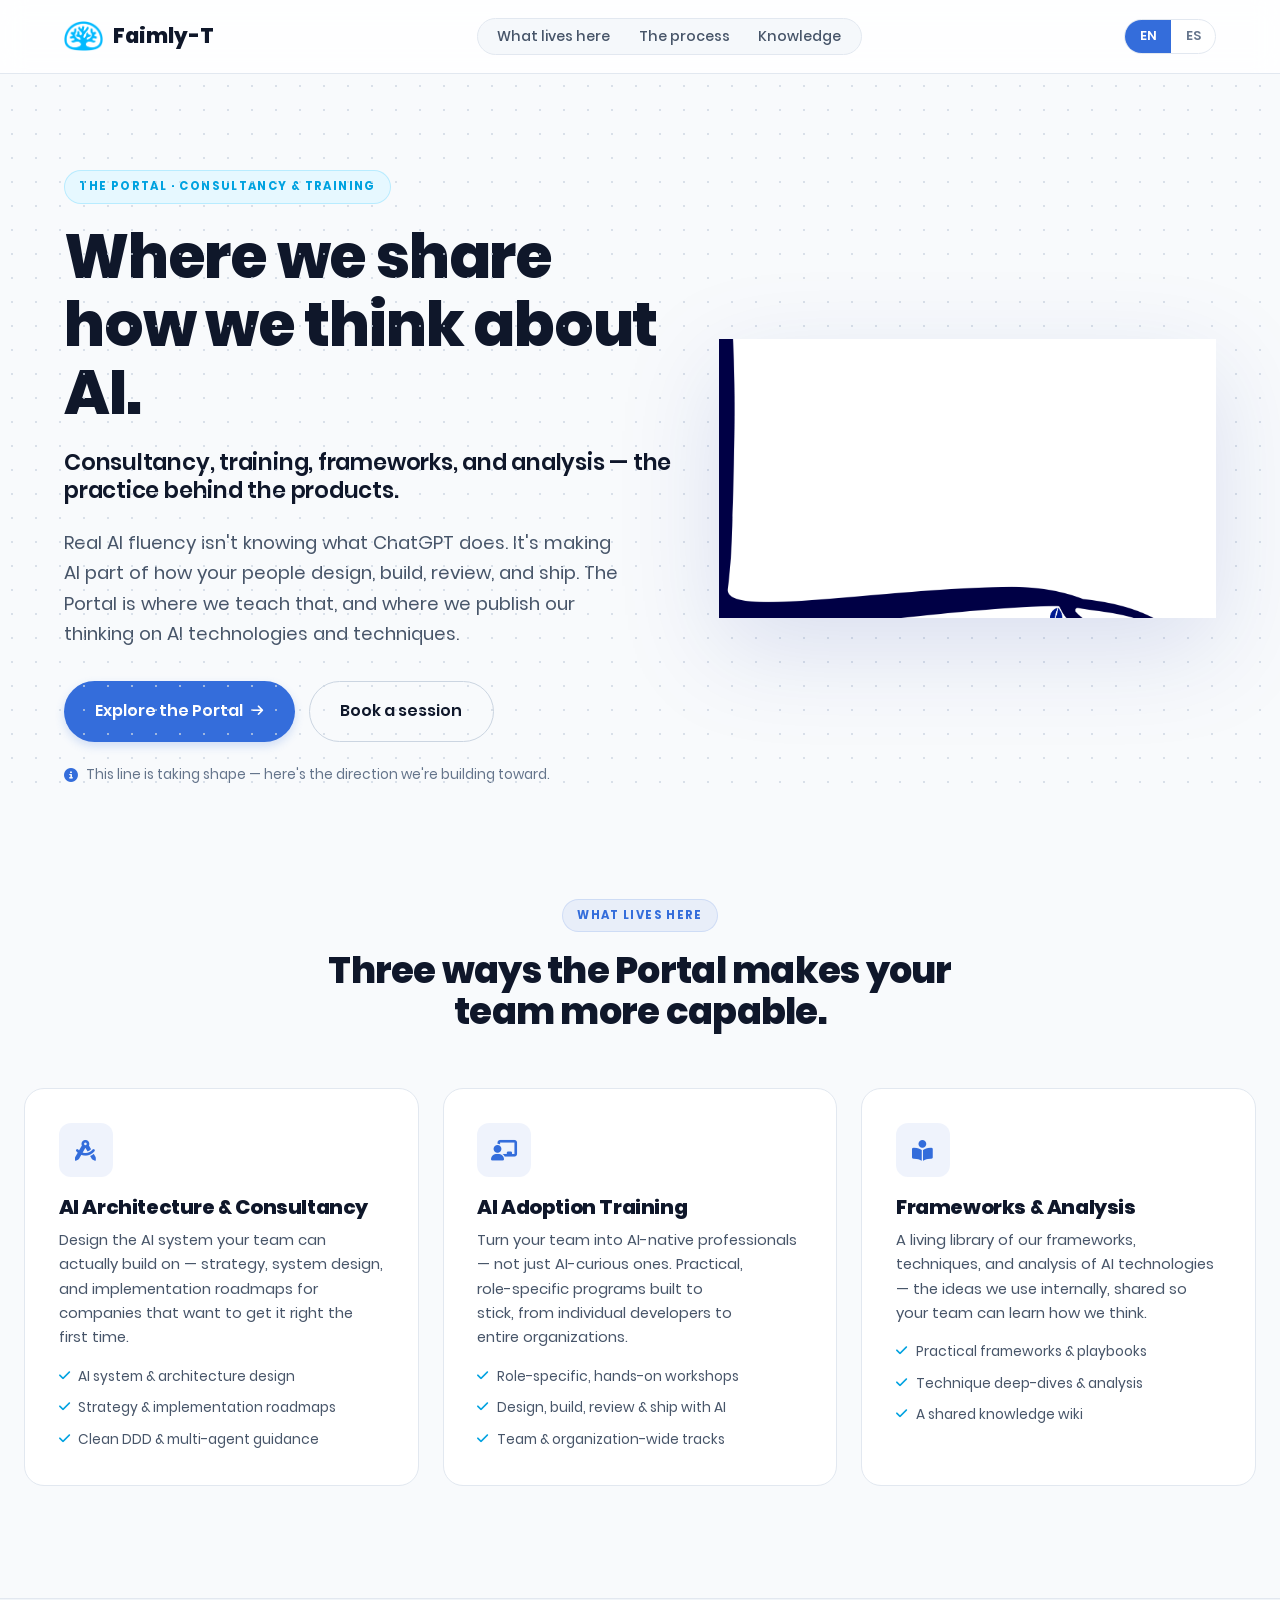
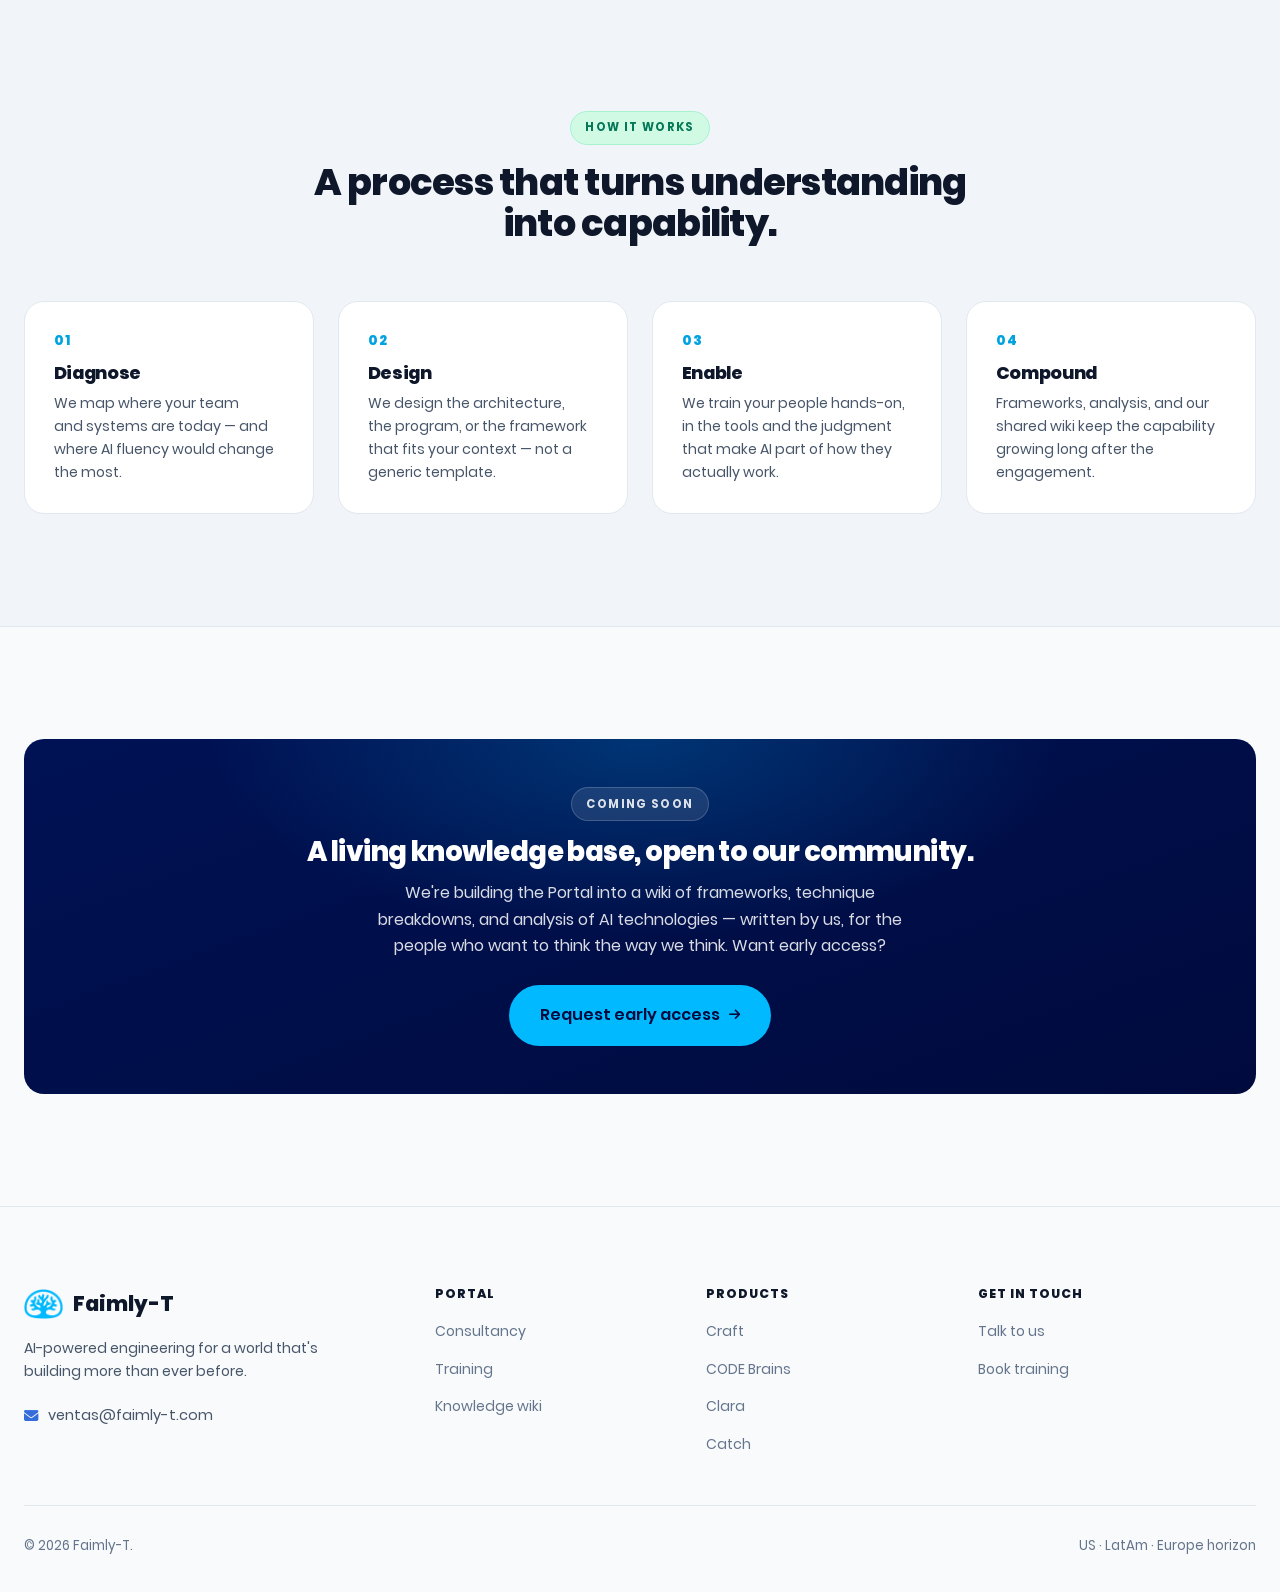
<file: portal.html>
<!DOCTYPE html>
<html lang="en">
<head>
<meta charset="UTF-8" />
<meta name="viewport" content="width=device-width, initial-scale=1.0" />
<meta name="theme-color" content="#001890" />
<meta name="robots" content="index, follow" />
<title id="page-title" data-en="Faimly-T Portal — AI Consultancy, Training &amp; Knowledge" data-es="Portal Faimly-T — Consultoría, Capacitación y Conocimiento de IA">Faimly-T Portal — AI Consultancy, Training &amp; Knowledge</title>
<meta name="description" id="page-desc" 
      data-en="Empower your team with AI fluency. The Portal offers role-specific training, AI systems design, architectural consultancy, and a shared knowledge base." 
      data-es="Empodera a tu equipo con fluidez en IA. El Portal ofrece capacitación por rol, diseño de sistemas, consultoría de arquitectura y una base de conocimientos." 
      content="Empower your team with AI fluency. The Portal offers role-specific training, AI systems design, architectural consultancy, and a shared knowledge base." />

<!-- Canonical URL -->
<link rel="canonical" href="https://faimly-t.com/portal.html" />

<!-- Open Graph / Facebook -->
<meta property="og:type" content="website" />
<meta property="og:url" content="https://faimly-t.com/portal.html" />
<meta property="og:title" id="og-title" 
      data-en="Faimly-T Portal — AI Consultancy, Training &amp; Knowledge" 
      data-es="Portal Faimly-T — Consultoría, Capacitación y Conocimiento de IA" 
      content="Faimly-T Portal — AI Consultancy, Training &amp; Knowledge" />
<meta property="og:description" id="og-desc" 
      data-en="Empower your team with AI fluency. The Portal offers role-specific training, AI systems design, architectural consultancy, and a shared knowledge base." 
      data-es="Empodera a tu equipo con fluidez en IA. El Portal ofrece capacitación por rol, diseño de sistemas, consultoría de arquitectura y una base de conocimientos." 
      content="Empower your team with AI fluency. The Portal offers role-specific training, AI systems design, architectural consultancy, and a shared knowledge base." />
<meta property="og:image" content="https://faimly-t.com/assets/logo-lockup.png" />

<!-- Twitter -->
<meta name="twitter:card" content="summary_large_image" />
<meta name="twitter:url" content="https://faimly-t.com/portal.html" />
<meta name="twitter:title" id="twitter-title" 
      data-en="Faimly-T Portal — AI Consultancy, Training &amp; Knowledge" 
      data-es="Portal Faimly-T — Consultoría, Capacitación y Conocimiento de IA" 
      content="Faimly-T Portal — AI Consultancy, Training &amp; Knowledge" />
<meta name="twitter:description" id="twitter-desc" 
      data-en="Empower your team with AI fluency. The Portal offers role-specific training, AI systems design, architectural consultancy, and a shared knowledge base." 
      data-es="Empodera a tu equipo con fluidez en IA. El Portal ofrece capacitación por rol, diseño de sistemas, consultoría de arquitectura y una base de conocimientos." 
      content="Empower your team with AI fluency. The Portal offers role-specific training, AI systems design, architectural consultancy, and a shared knowledge base." />
<meta name="twitter:image" content="https://faimly-t.com/assets/logo-lockup.png" />

<!-- Favicon -->
<link rel="icon" type="image/png" href="assets/logo-icon.png" />
<link rel="apple-touch-icon" href="assets/logo-icon.png" />
<link rel="stylesheet" href="styles.css?v=1.0.1" />
<link rel="stylesheet" href="redesign.css?v=1.0.1" />
<link rel="stylesheet" href="https://cdnjs.cloudflare.com/ajax/libs/font-awesome/6.5.1/css/all.min.css" />
<style>
  /* Bilingual: body[data-lang] toggles .en / .es spans */
  body[data-lang="en"] .es { display: none !important; }
  body[data-lang="es"] .en { display: none !important; }
  .lang-toggle { display: inline-flex; border: 1px solid var(--color-border); border-radius: var(--radius-pill); overflow: hidden; background: #fff; }
  .lang-toggle button { font-family: var(--font-title); font-weight: 600; font-size: 0.8rem; padding: 0.45rem 0.9rem; border: none; background: transparent; color: var(--color-text-light); cursor: pointer; transition: var(--transition-smooth); }
  .lang-toggle button.active { background: var(--color-primary); color: #fff; }

  .portal-hero { padding: 96px 0 0; }
  .portal-hero .hero-grid { display: grid; grid-template-columns: 1.1fr 0.9fr; gap: 3rem; align-items: center; }
  .portal-hero .hero-art { display:flex; justify-content:center; }
  .portal-hero .hero-art img { max-height: 380px; filter: drop-shadow(0 30px 50px rgba(0,24,144,0.12)); }
  @media (max-width:1024px){ .portal-hero .hero-grid { grid-template-columns: 1fr; } .portal-hero .hero-art { order:-1; } .portal-hero .hero-art img { max-height: 240px; } }

  .pillar-grid { display: grid; grid-template-columns: repeat(3, 1fr); gap: 1.5rem; }
  .pillar { background: var(--color-bg-card); border: 1px solid var(--color-border); border-radius: var(--radius-card); padding: 2.1rem; transition: var(--transition-smooth); }
  .pillar:hover { transform: var(--lift-card); box-shadow: var(--shadow-lg); border-color: var(--color-border-hover); }
  .pillar .ic { width: 54px; height: 54px; border-radius: var(--radius-md); background: var(--color-primary-glow); display:flex; align-items:center; justify-content:center; color: var(--color-primary); font-size: 1.3rem; margin-bottom: 1.2rem; }
  .pillar h3 { font-size: 1.25rem; margin-bottom: 0.6rem; }
  .pillar p { font-size: 0.92rem; }
  .pillar ul { list-style: none; margin-top: 1rem; display:flex; flex-direction:column; gap:0.55rem; }
  .pillar li { font-size: 0.86rem; display:flex; gap:0.55rem; color: var(--color-text-muted); }
  .pillar li i { color: var(--ft-cyan-600); margin-top: 0.25rem; font-size: 0.8rem; }
  @media (max-width:900px){ .pillar-grid { grid-template-columns: 1fr; } }

  .soon-card { background: linear-gradient(160deg,#001255,#000a3d); color: rgba(255,255,255,0.85); border-radius: var(--radius-card); padding: 3rem; position: relative; overflow: hidden; text-align:center; }
  .soon-card h3 { color:#fff; font-size: 1.7rem; margin-bottom: 0.8rem; }
  .soon-card p { max-width: 560px; margin: 0 auto 1.6rem; }
  .soon-glow { position:absolute; inset:0; background: radial-gradient(50% 80% at 50% 0%, rgba(0,185,255,0.22), transparent 70%); }
</style>
</head>
<body data-lang="en">

<nav class="nav">
  <div class="container nav-inner">
    <a class="brand" href="index.html"><img src="assets/logo-icon.png" alt="Faimly-T" /><span>Faimly-T</span></a>
    <ul class="nav-links">
      <li><a href="#pillars"><span class="en">What lives here</span><span class="es">Qué encontrarás</span></a></li>
      <li><a href="#process"><span class="en">The process</span><span class="es">El proceso</span></a></li>
      <li><a href="#wiki"><span class="en">Knowledge</span><span class="es">Conocimiento</span></a></li>
    </ul>
    <div class="nav-cta">
      <div class="lang-toggle" role="group" aria-label="Language">
        <button data-lang-btn="en" class="active">EN</button>
        <button data-lang-btn="es">ES</button>
      </div>
    </div>
  </div>
</nav>

<!-- HERO -->
<header class="hero portal-hero ft-dot-grid" id="top">
  <div class="container">
    <div class="hero-grid">
      <div class="hero-copy">
        <span class="eyebrow is-cyan"><span class="en">The Portal · Consultancy &amp; Training</span><span class="es">El Portal · Consultoría y Formación</span></span>
        <h1 style="margin-top:1.2rem;">
          <span class="en">Where we share how we think about AI.</span>
          <span class="es">Donde compartimos cómo pensamos sobre la IA.</span>
        </h1>
        <p class="sub">
          <span class="en">Consultancy, training, frameworks, and analysis — the practice behind the products.</span>
          <span class="es">Consultoría, formación, frameworks y análisis — la práctica detrás de los productos.</span>
        </p>
        <p class="lead">
          <span class="en">Real AI fluency isn't knowing what ChatGPT does. It's making AI part of how your people design, build, review, and ship. The Portal is where we teach that, and where we publish our thinking on AI technologies and techniques.</span>
          <span class="es">La verdadera fluidez en IA no es saber qué hace ChatGPT. Es lograr que la IA forme parte de cómo tu equipo diseña, construye, revisa y entrega. El Portal es donde lo enseñamos y donde publicamos nuestro análisis sobre tecnologías y técnicas de IA.</span>
        </p>
        <div class="hero-actions">
          <a class="btn btn-primary btn-lg" href="#pillars"><span class="en">Explore the Portal</span><span class="es">Explorar el Portal</span> <i class="fa-solid fa-arrow-right arrow"></i></a>
          <a class="btn btn-outline btn-lg" href="mailto:ventas@faimly-t.com"><span class="en">Book a session</span><span class="es">Agenda una sesión</span></a>
        </div>
        <div class="hero-note"><i class="fa-solid fa-circle-info" style="color:var(--color-primary)"></i> <span class="en">This line is taking shape — here's the direction we're building toward.</span><span class="es">Esta línea está tomando forma —esta es la dirección hacia la que avanzamos.</span></div>
      </div>
      <div class="hero-art"><img src="assets/illustrations/tree-2.png" alt="Faimly-T knowledge tree" /></div>
    </div>
  </div>
</header>

<!-- PILLARS -->
<section class="section" id="pillars">
  <div class="container wide">
    <div class="section-head">
      <span class="eyebrow"><span class="en">What lives here</span><span class="es">Qué encontrarás</span></span>
      <h2><span class="en">Three ways the Portal makes your team more capable.</span><span class="es">Tres formas en que el Portal hace a tu equipo más capaz.</span></h2>
    </div>
    <div class="pillar-grid reveal">
      <div class="pillar">
        <div class="ic"><i class="fa-solid fa-compass-drafting"></i></div>
        <h3><span class="en">AI Architecture &amp; Consultancy</span><span class="es">Arquitectura y Consultoría de IA</span></h3>
        <p><span class="en">Design the AI system your team can actually build on — strategy, system design, and implementation roadmaps for companies that want to get it right the first time.</span><span class="es">Diseña el sistema de IA sobre el que tu equipo realmente pueda construir — estrategia, diseño de sistemas y hojas de ruta de implementación para empresas que quieren hacerlo bien desde el principio.</span></p>
        <ul>
          <li><i class="fa-solid fa-check"></i><span class="en">AI system &amp; architecture design</span><span class="es">Diseño de sistemas y arquitectura de IA</span></li>
          <li><i class="fa-solid fa-check"></i><span class="en">Strategy &amp; implementation roadmaps</span><span class="es">Estrategia y hojas de ruta de implementación</span></li>
          <li><i class="fa-solid fa-check"></i><span class="en">Clean DDD &amp; multi-agent guidance</span><span class="es">Guía en Clean DDD y multi-agente</span></li>
        </ul>
      </div>
      <div class="pillar">
        <div class="ic"><i class="fa-solid fa-chalkboard-user"></i></div>
        <h3><span class="en">AI Adoption Training</span><span class="es">Formación en Adopción de IA</span></h3>
        <p><span class="en">Turn your team into AI-native professionals — not just AI-curious ones. Practical, role-specific programs built to stick, from individual developers to entire organizations.</span><span class="es">Convierte a tu equipo en profesionales AI-native —no solo en curiosos de la IA. Programas prácticos y específicos por rol, diseñados para perdurar, desde desarrolladores individuales hasta organizaciones completas.</span></p>
        <ul>
          <li><i class="fa-solid fa-check"></i><span class="en">Role-specific, hands-on workshops</span><span class="es">Talleres prácticos por rol</span></li>
          <li><i class="fa-solid fa-check"></i><span class="en">Design, build, review &amp; ship with AI</span><span class="es">Diseñar, construir, revisar y entregar con IA</span></li>
          <li><i class="fa-solid fa-check"></i><span class="en">Team &amp; organization-wide tracks</span><span class="es">Rutas para equipos y toda la organización</span></li>
        </ul>
      </div>
      <div class="pillar">
        <div class="ic"><i class="fa-solid fa-book-open-reader"></i></div>
        <h3><span class="en">Frameworks &amp; Analysis</span><span class="es">Frameworks y Análisis</span></h3>
        <p><span class="en">A living library of our frameworks, techniques, and analysis of AI technologies — the ideas we use internally, shared so your team can learn how we think.</span><span class="es">Una biblioteca viva de nuestros frameworks, técnicas y análisis sobre tecnologías de IA —las ideas que usamos internamente, compartidas para que tu equipo conozca nuestra forma de pensar.</span></p>
        <ul>
          <li><i class="fa-solid fa-check"></i><span class="en">Practical frameworks &amp; playbooks</span><span class="es">Frameworks y playbooks prácticos</span></li>
          <li><i class="fa-solid fa-check"></i><span class="en">Technique deep-dives &amp; analysis</span><span class="es">Análisis y profundización en técnicas</span></li>
          <li><i class="fa-solid fa-check"></i><span class="en">A shared knowledge wiki</span><span class="es">Una wiki de conocimiento compartido</span></li>
        </ul>
      </div>
    </div>
  </div>
</section>

<!-- PROCESS -->
<section class="section section--alt" id="process">
  <div class="container wide">
    <div class="section-head">
      <span class="eyebrow is-green"><span class="en">How it works</span><span class="es">Cómo funciona</span></span>
      <h2><span class="en">A process that turns understanding into capability.</span><span class="es">Un proceso que convierte el entendimiento en capacidad.</span></h2>
    </div>
    <div class="arc reveal">
      <div class="arc-step"><div class="step-n">01</div><h4><span class="en">Diagnose</span><span class="es">Diagnóstico</span></h4><p><span class="en">We map where your team and systems are today — and where AI fluency would change the most.</span><span class="es">Mapeamos dónde están hoy tu equipo y tus sistemas — y dónde la fluidez en IA generaría mayor impacto.</span></p></div>
      <div class="arc-step"><div class="step-n">02</div><h4><span class="en">Design</span><span class="es">Diseño</span></h4><p><span class="en">We design the architecture, the program, or the framework that fits your context — not a generic template.</span><span class="es">Diseñamos la arquitectura, el programa o el framework que se ajusta a tu contexto — no una plantilla genérica.</span></p></div>
      <div class="arc-step"><div class="step-n">03</div><h4><span class="en">Enable</span><span class="es">Habilitar</span></h4><p><span class="en">We train your people hands-on, in the tools and the judgment that make AI part of how they actually work.</span><span class="es">Formamos a tu gente de forma práctica, en las herramientas y el criterio que hacen de la IA parte de su trabajo real.</span></p></div>
      <div class="arc-step"><div class="step-n">04</div><h4><span class="en">Compound</span><span class="es">Multiplicar</span></h4><p><span class="en">Frameworks, analysis, and our shared wiki keep the capability growing long after the engagement.</span><span class="es">Frameworks, análisis y nuestra wiki compartida mantienen la capacidad creciendo mucho después del proyecto.</span></p></div>
    </div>
  </div>
</section>

<!-- WIKI / SOON -->
<section class="section" id="wiki">
  <div class="container wide">
    <div class="soon-card reveal">
      <div class="soon-glow"></div>
      <div style="position:relative;z-index:2;">
        <span class="eyebrow is-ghost"><span class="en">Coming soon</span><span class="es">Próximamente</span></span>
        <h3 style="margin-top:1rem;"><span class="en">A living knowledge base, open to our community.</span><span class="es">Una base de conocimiento viva, abierta a nuestra comunidad.</span></h3>
        <p><span class="en">We're building the Portal into a wiki of frameworks, technique breakdowns, and analysis of AI technologies — written by us, for the people who want to think the way we think. Want early access?</span><span class="es">Estamos construyendo el Portal como una wiki de frameworks, desglose de técnicas y análisis de tecnologías de IA — escrita por nosotros, para quienes quieren pensar como nosotros. ¿Quieres acceso anticipado?</span></p>
        <a class="btn btn-cyan btn-lg" href="mailto:ventas@faimly-t.com?subject=Portal%20early%20access"><span class="en">Request early access</span><span class="es">Solicitar acceso anticipado</span> <i class="fa-solid fa-arrow-right arrow"></i></a>
      </div>
    </div>
  </div>
</section>

<!-- FOOTER -->
<footer class="footer">
  <div class="container wide">
    <div class="footer-grid" style="border-top:none;padding-top:0;">
      <div class="footer-brand">
        <a class="brand" href="index.html"><img src="assets/logo-icon.png" alt="Faimly-T" /><span>Faimly-T</span></a>
        <p><span class="en">AI-powered engineering for a world that's building more than ever before.</span><span class="es">Ingeniería potenciada por IA para un mundo que construye más que nunca.</span></p>
        <div class="footer-contact"><i class="fa-solid fa-envelope"></i> <a href="mailto:ventas@faimly-t.com">ventas@faimly-t.com</a></div>
      </div>
      <div class="footer-col"><h5><span class="en">Portal</span><span class="es">Portal</span></h5><ul><li><a href="#pillars"><span class="en">Consultancy</span><span class="es">Consultoría</span></a></li><li><a href="#pillars"><span class="en">Training</span><span class="es">Formación</span></a></li><li><a href="#wiki"><span class="en">Knowledge wiki</span><span class="es">Wiki de conocimiento</span></a></li></ul></div>
      <div class="footer-col">
        <h5><span class="en">Products</span><span class="es">Productos</span></h5>
        <ul>
          <li><a href="craft.html">Craft</a></li>
          <li><a href="codebrains.html">CODE Brains</a></li>
          <li><a href="javascript:void(0)" data-coming-soon="Clara">Clara</a></li>
          <li><a href="javascript:void(0)" data-coming-soon="Catch">Catch</a></li>
        </ul>
      </div>
      <div class="footer-col"><h5><span class="en">Get in touch</span><span class="es">Contacto</span></h5><ul><li><a href="mailto:ventas@faimly-t.com"><span class="en">Talk to us</span><span class="es">Hablemos</span></a></li><li><a href="mailto:ventas@faimly-t.com?subject=Training"><span class="en">Book training</span><span class="es">Agenda tu formación</span></a></li></ul></div>
    </div>
    <div class="footer-bottom"><span>© 2026 Faimly-T.</span><span>US · LatAm · Europe horizon</span></div>
  </div>
</footer>

<script src="redesign.js"></script>
<script>
  (function(){
    var KEY='ft-portal-lang';
    var saved = localStorage.getItem(KEY) || 'en';
    function set(lang){
      document.body.setAttribute('data-lang', lang);
      document.documentElement.setAttribute('lang', lang);
      document.querySelectorAll('[data-lang-btn]').forEach(function(b){
        b.classList.toggle('active', b.getAttribute('data-lang-btn')===lang);
      });
      // Dynamic title and SEO updates
      var titleEl = document.getElementById('page-title');
      if (titleEl) {
        var newTitle = titleEl.getAttribute('data-' + lang);
        if (newTitle) document.title = newTitle;
      }
      var descEl = document.getElementById('page-desc');
      if (descEl) {
        var newDesc = descEl.getAttribute('data-' + lang);
        if (newDesc) descEl.setAttribute('content', newDesc);
      }
      ['og-title', 'og-desc', 'twitter-title', 'twitter-desc'].forEach(function(id) {
        var el = document.getElementById(id);
        if (el) {
          var newVal = el.getAttribute('data-' + lang);
          if (newVal) el.setAttribute('content', newVal);
        }
      });
      localStorage.setItem(KEY, lang);
    }
    document.querySelectorAll('[data-lang-btn]').forEach(function(b){
      b.addEventListener('click', function(){ set(b.getAttribute('data-lang-btn')); });
    });
    set(saved);
  })();
</script>
</body>
</html>
</file>
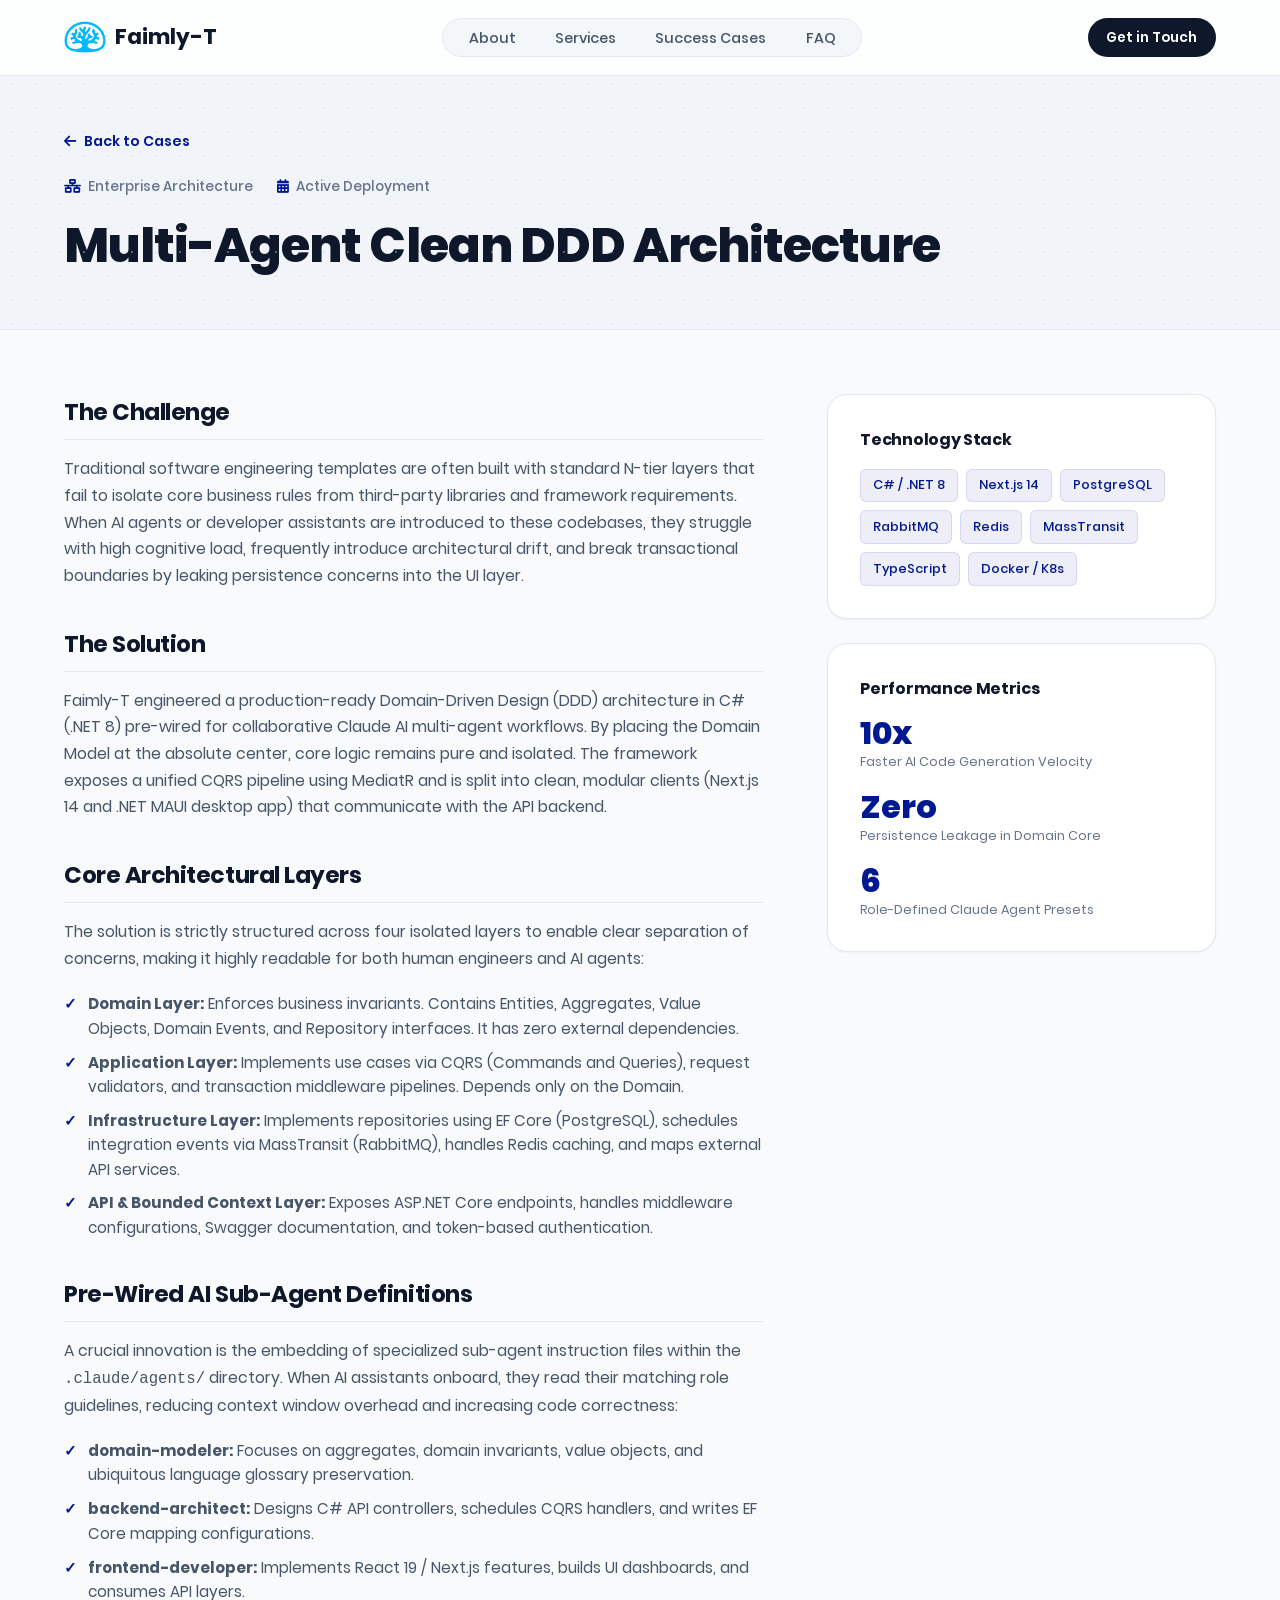
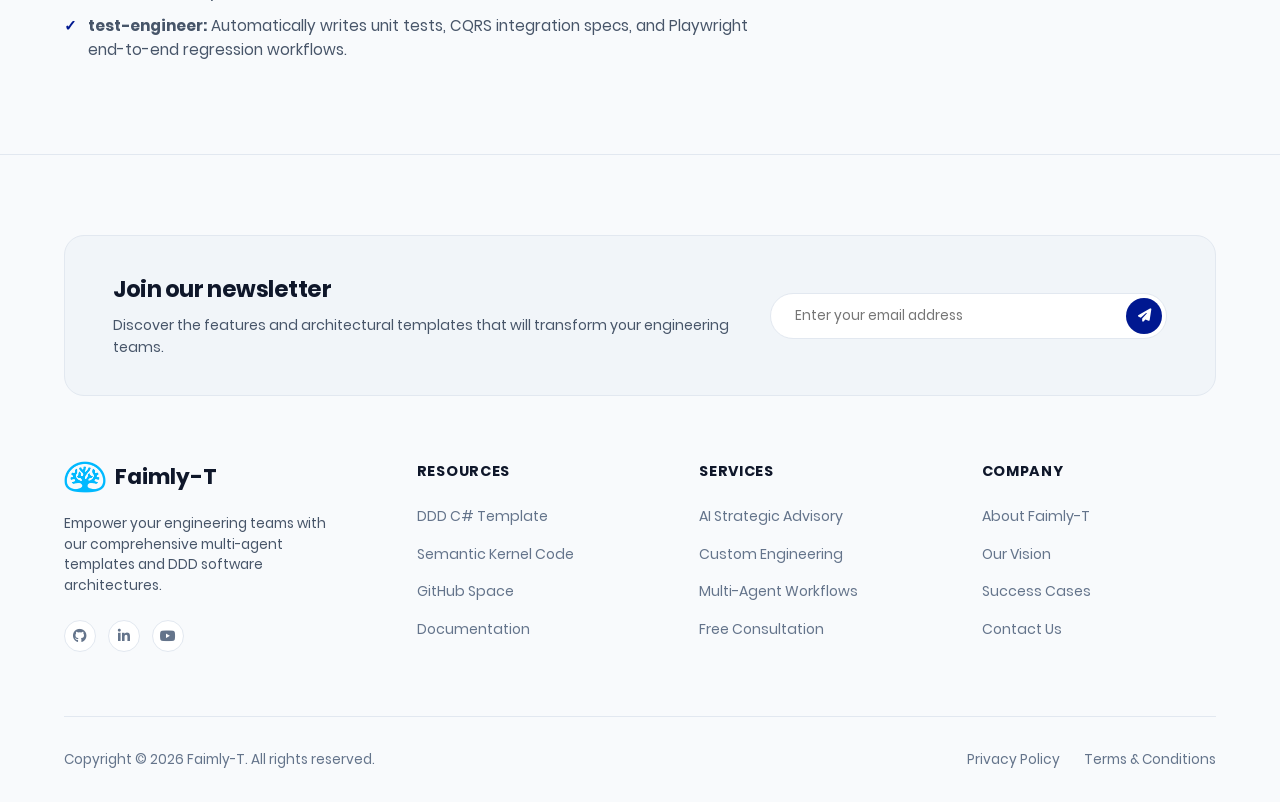
<file: success-cases/ddd-agents.html>
<!DOCTYPE html>
<html lang="en">

<head>
  <meta charset="UTF-8">
  <meta name="viewport" content="width=device-width, initial-scale=1.0">
  <meta name="theme-color" content="#001890">
  <meta name="robots" content="index, follow">
  <title>Multi-Agent DDD Clean Architecture Success Case | Faimly-T</title>
  <meta name="description"
    content="Detailed architectural breakdown of Faimly-T's production-ready Domain-Driven Design framework pre-wired for Claude AI multi-agent software engineering.">

  <!-- Canonical URL -->
  <link rel="canonical" href="https://faimly-t.com/success-cases/ddd-agents.html" />

  <!-- Open Graph / Facebook -->
  <meta property="og:type" content="article" />
  <meta property="og:url" content="https://faimly-t.com/success-cases/ddd-agents.html" />
  <meta property="og:title" content="Multi-Agent DDD Clean Architecture Success Case | Faimly-T" />
  <meta property="og:description" content="Detailed architectural breakdown of Faimly-T's production-ready Domain-Driven Design framework pre-wired for Claude AI multi-agent software engineering." />
  <meta property="og:image" content="https://faimly-t.com/assets/logo-lockup.png" />

  <!-- Twitter -->
  <meta name="twitter:card" content="summary_large_image" />
  <meta name="twitter:url" content="https://faimly-t.com/success-cases/ddd-agents.html" />
  <meta name="twitter:title" content="Multi-Agent DDD Clean Architecture Success Case | Faimly-T" />
  <meta name="twitter:description" content="Detailed architectural breakdown of Faimly-T's production-ready Domain-Driven Design framework pre-wired for Claude AI multi-agent software engineering." />
  <meta name="twitter:image" content="https://faimly-t.com/assets/logo-lockup.png" />

  <!-- Favicon -->
  <link rel="icon" type="image/png" href="../assets/logo-icon.png" />
  <link rel="apple-touch-icon" href="../assets/logo-icon.png" />

  <link rel="preconnect" href="https://fonts.googleapis.com" />
  <link rel="preconnect" href="https://fonts.gstatic.com" crossorigin />
  <link rel="stylesheet" href="https://fonts.googleapis.com/css2?family=JetBrains+Mono:wght@400;500;600&display=swap" />
  <link rel="stylesheet" href="https://cdnjs.cloudflare.com/ajax/libs/font-awesome/6.4.0/css/all.min.css" />
  <link rel="stylesheet" href="../fonts.css" />
  <link rel="stylesheet" href="../style.css" />
</head>

<body>

  <!-- Navigation -->
  <nav class="navbar">
    <div class="container nav-container">
      <a href="../index.html" class="logo">
        <img src="../assets/logo-icon.png" alt="Faimly-T logo" />
        <span>Faimly-T</span>
      </a>
      <div class="nav-links-wrapper">
        <ul class="nav-links">
          <li><a href="../index.html#about">About</a></li>
          <li><a href="../index.html#services">Services</a></li>
          <li><a href="../index.html#cases">Success Cases</a></li>
          <li><a href="../index.html#faq">FAQ</a></li>
        </ul>
      </div>
      <div class="nav-cta">
        <a href="../index.html#contact" class="btn btn-secondary" style="padding:.5rem 1.1rem;font-size:.85rem;">Get in Touch</a>
      </div>
      <button class="mobile-nav-toggle" aria-label="Menu"><i class="fa-solid fa-bars"></i></button>
    </div>
  </nav>

  <!-- Header Section -->
  <header class="case-header">
    <div class="container">
      <a href="../index.html#cases" class="back-link"><i class="fa-solid fa-arrow-left"></i> Back to Cases</a>
      <div class="case-meta">
        <span><i class="fa-solid fa-network-wired"></i> Enterprise Architecture</span>
        <span><i class="fa-solid fa-calendar-days"></i> Active Deployment</span>
      </div>
      <h1 style="font-size: 3rem; line-height: 1.15;"><span class="gradient-text">Multi-Agent Clean DDD Architecture</span></h1>
    </div>
  </header>

  <!-- Grid Details -->
  <main class="container">
    <div class="case-grid">
      <article class="case-content">
        <h3>The Challenge</h3>
        <p>Traditional software engineering templates are often built with standard N-tier layers that fail to isolate core business rules from third-party libraries and framework requirements. When AI agents or developer assistants are introduced to these codebases, they struggle with high cognitive load, frequently introduce architectural drift, and break transactional boundaries by leaking persistence concerns into the UI layer.</p>

        <h3>The Solution</h3>
        <p>Faimly-T engineered a production-ready Domain-Driven Design (DDD) architecture in C# (.NET 8) pre-wired for collaborative Claude AI multi-agent workflows. By placing the Domain Model at the absolute center, core logic remains pure and isolated. The framework exposes a unified CQRS pipeline using MediatR and is split into clean, modular clients (Next.js 14 and .NET MAUI desktop app) that communicate with the API backend.</p>

        <h3>Core Architectural Layers</h3>
        <p>The solution is strictly structured across four isolated layers to enable clear separation of concerns, making it highly readable for both human engineers and AI agents:</p>
        <ul>
          <li><strong>Domain Layer:</strong> Enforces business invariants. Contains Entities, Aggregates, Value Objects, Domain Events, and Repository interfaces. It has zero external dependencies.</li>
          <li><strong>Application Layer:</strong> Implements use cases via CQRS (Commands and Queries), request validators, and transaction middleware pipelines. Depends only on the Domain.</li>
          <li><strong>Infrastructure Layer:</strong> Implements repositories using EF Core (PostgreSQL), schedules integration events via MassTransit (RabbitMQ), handles Redis caching, and maps external API services.</li>
          <li><strong>API & Bounded Context Layer:</strong> Exposes ASP.NET Core endpoints, handles middleware configurations, Swagger documentation, and token-based authentication.</li>
        </ul>

        <h3>Pre-Wired AI Sub-Agent Definitions</h3>
        <p>A crucial innovation is the embedding of specialized sub-agent instruction files within the <code>.claude/agents/</code> directory. When AI assistants onboard, they read their matching role guidelines, reducing context window overhead and increasing code correctness:</p>
        <ul>
          <li><strong>domain-modeler:</strong> Focuses on aggregates, domain invariants, value objects, and ubiquitous language glossary preservation.</li>
          <li><strong>backend-architect:</strong> Designs C# API controllers, schedules CQRS handlers, and writes EF Core mapping configurations.</li>
          <li><strong>frontend-developer:</strong> Implements React 19 / Next.js features, builds UI dashboards, and consumes API layers.</li>
          <li><strong>test-engineer:</strong> Automatically writes unit tests, CQRS integration specs, and Playwright end-to-end regression workflows.</li>
        </ul>
      </article>

      <!-- Sidebar -->
      <aside class="case-sidebar">
        <!-- Tech Stack Info -->
        <div class="sidebar-box">
          <h4>Technology Stack</h4>
          <div class="tech-tags">
            <span class="tech-tag">C# / .NET 8</span>
            <span class="tech-tag">Next.js 14</span>
            <span class="tech-tag">PostgreSQL</span>
            <span class="tech-tag">RabbitMQ</span>
            <span class="tech-tag">Redis</span>
            <span class="tech-tag">MassTransit</span>
            <span class="tech-tag">TypeScript</span>
            <span class="tech-tag">Docker / K8s</span>
          </div>
        </div>

        <!-- Metric Details -->
        <div class="sidebar-box">
          <h4>Performance Metrics</h4>
          <div class="metrics-list">
            <div class="metric-item">
              <span class="metric-val">10x</span>
              <span class="metric-lbl">Faster AI Code Generation Velocity</span>
            </div>
            <div class="metric-item">
              <span class="metric-val">Zero</span>
              <span class="metric-lbl">Persistence Leakage in Domain Core</span>
            </div>
            <div class="metric-item">
              <span class="metric-val">6</span>
              <span class="metric-lbl">Role-Defined Claude Agent Presets</span>
            </div>
          </div>
        </div>
      </aside>
    </div>
  </main>

  <!-- ===== Footer ===== -->
  <footer class="footer">
    <div class="container">
      <div class="newsletter-card">
        <div class="newsletter-text">
          <h3>Join our newsletter</h3>
          <p>Discover the features and architectural templates that will transform your engineering teams.</p>
        </div>
        <form class="newsletter-form" onsubmit="return false;">
          <input class="newsletter-input" type="email" placeholder="Enter your email address" aria-label="Email address" />
          <button class="newsletter-btn" type="submit" aria-label="Subscribe"><i class="fa-solid fa-paper-plane"></i></button>
        </form>
      </div>
      <div class="footer-top">
        <div class="footer-brand">
          <a href="../index.html" class="logo"><img src="../assets/logo-icon.png" alt="Faimly-T" /><span>Faimly-T</span></a>
          <p>Empower your engineering teams with our comprehensive multi-agent templates and DDD software architectures.</p>
          <div class="social-links">
            <a class="social-link" href="https://github.com/Faimly-T" target="_blank" rel="noopener" aria-label="GitHub"><i class="fa-brands fa-github"></i></a>
            <a class="social-link" href="#" aria-label="LinkedIn"><i class="fa-brands fa-linkedin-in"></i></a>
            <a class="social-link" href="#" aria-label="YouTube"><i class="fa-brands fa-youtube"></i></a>
          </div>
        </div>
        <div class="footer-nav-col">
          <h4>Resources</h4>
          <ul class="footer-nav-links"><li><a href="#">DDD C# Template</a></li><li><a href="#">Semantic Kernel Code</a></li><li><a href="https://github.com/Faimly-T">GitHub Space</a></li><li><a href="#">Documentation</a></li></ul>
        </div>
        <div class="footer-nav-col">
          <h4>Services</h4>
          <ul class="footer-nav-links"><li><a href="../index.html#services">AI Strategic Advisory</a></li><li><a href="../index.html#services">Custom Engineering</a></li><li><a href="../index.html#services">Multi-Agent Workflows</a></li><li><a href="../index.html#contact">Free Consultation</a></li></ul>
        </div>
        <div class="footer-nav-col">
          <h4>Company</h4>
          <ul class="footer-nav-links"><li><a href="../index.html#about">About Faimly-T</a></li><li><a href="#">Our Vision</a></li><li><a href="../index.html#cases">Success Cases</a></li><li><a href="../index.html#contact">Contact Us</a></li></ul>
        </div>
      </div>
      <div class="footer-bottom">
        <p>Copyright © 2026 Faimly-T. All rights reserved.</p>
        <div class="footer-bottom-links"><a href="#">Privacy Policy</a><a href="#">Terms &amp; Conditions</a></div>
      </div>
    </div>
  </footer>

  <script src="../script.js"></script>
</body>
</html>
</file>
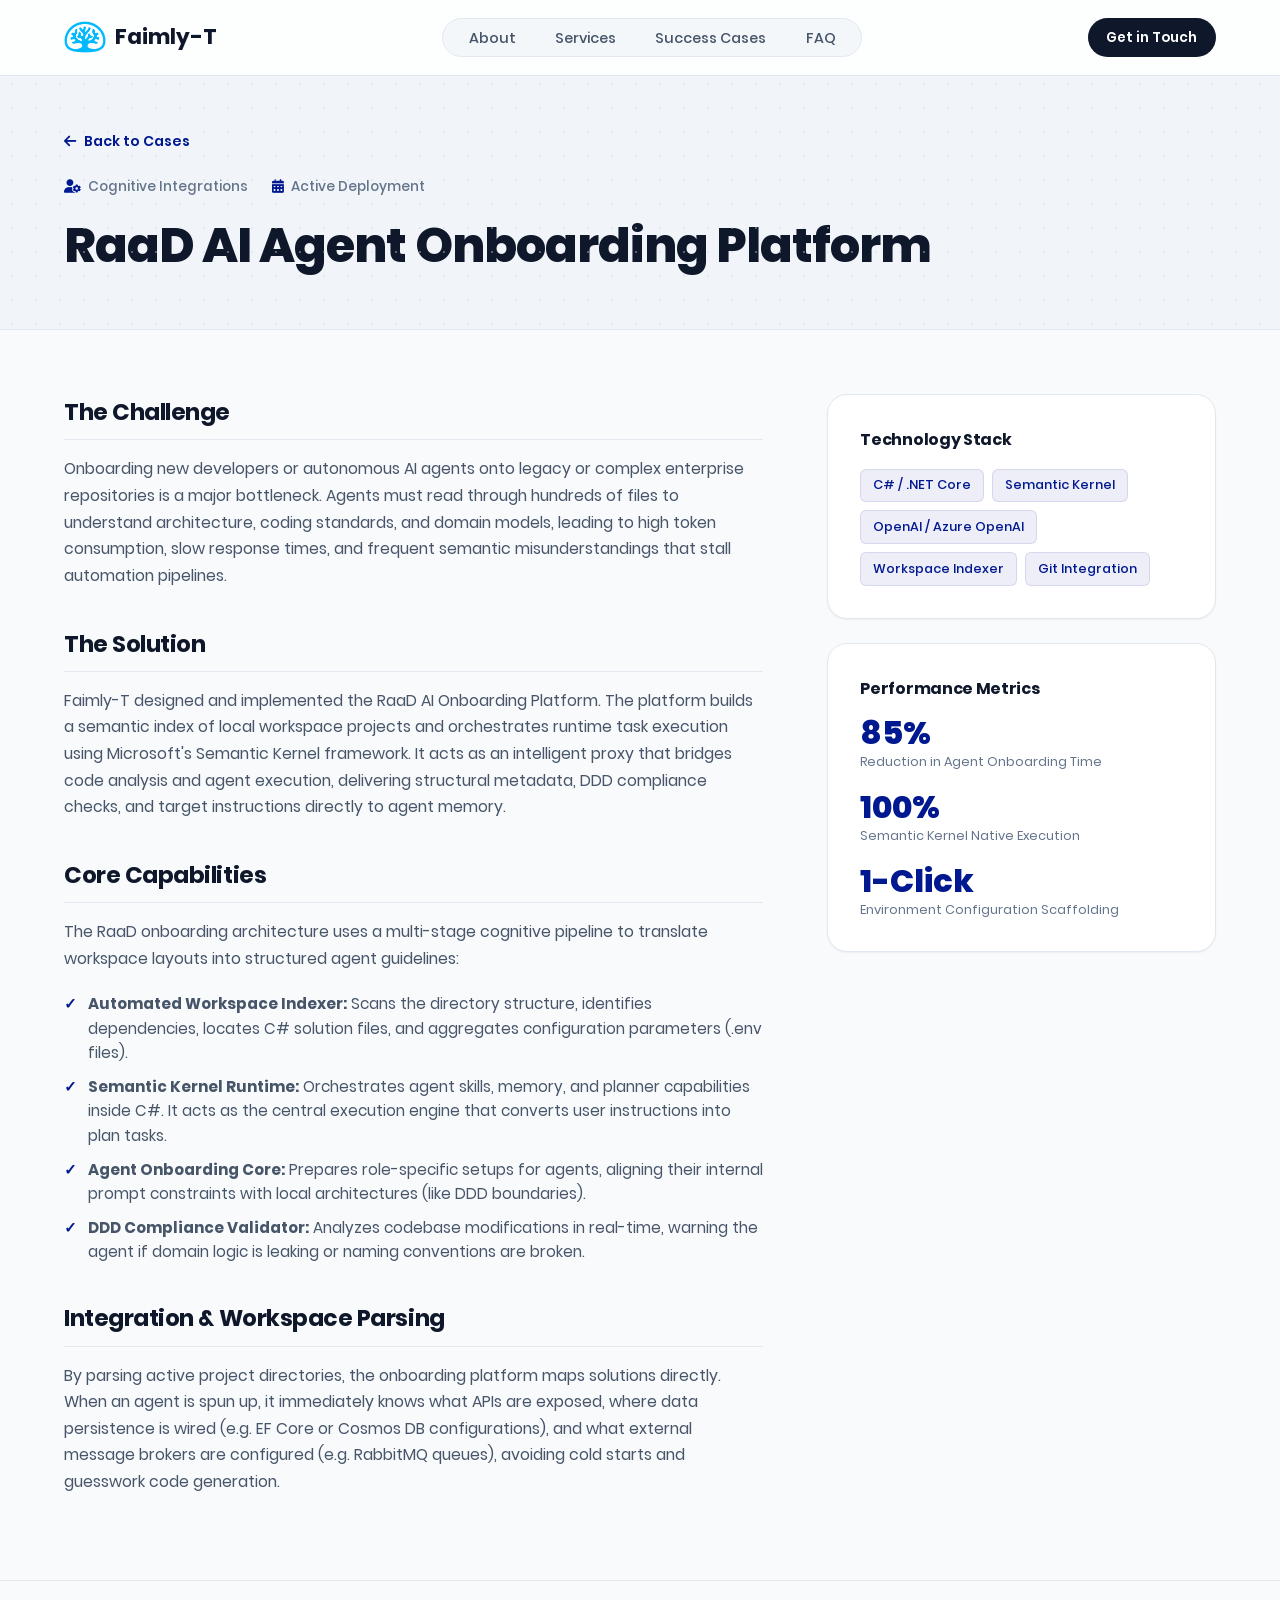
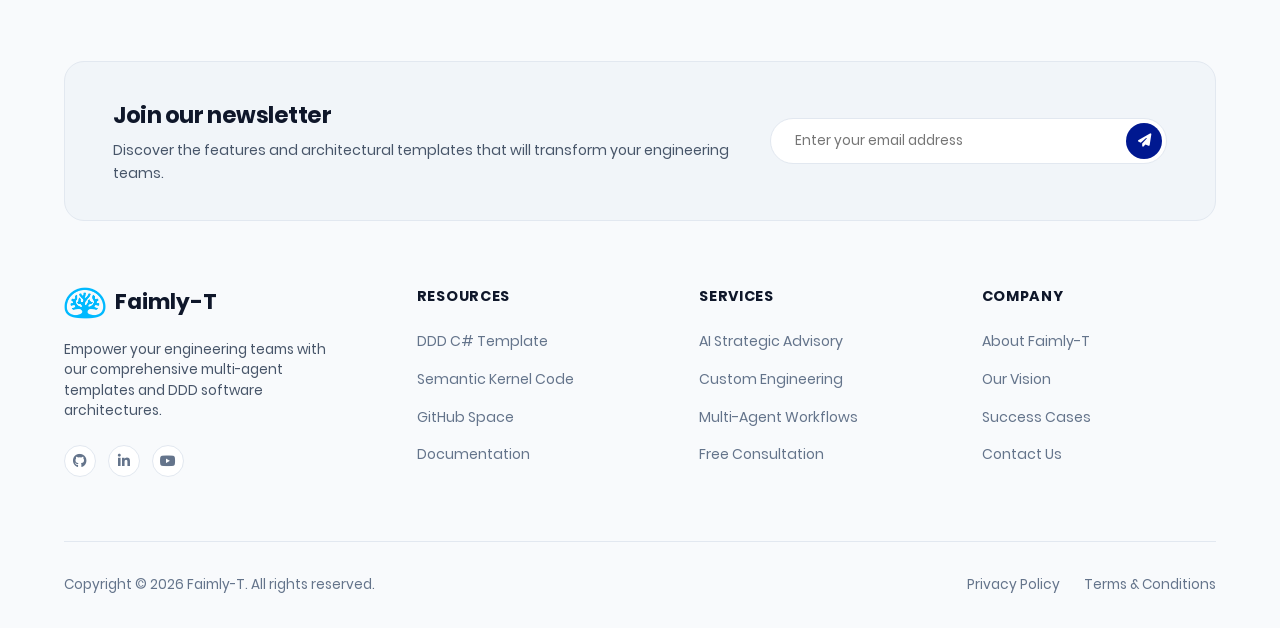
<file: success-cases/raad-agents.html>
<!DOCTYPE html>
<html lang="en">

<head>
  <meta charset="UTF-8">
  <meta name="viewport" content="width=device-width, initial-scale=1.0">
  <meta name="theme-color" content="#001890">
  <meta name="robots" content="index, follow">
  <title>RaaD AI Agent Onboarding Platform Success Case | Faimly-T</title>
  <meta name="description"
    content="Detailed breakdown of Faimly-T's RaaD AI Agent Onboarding Platform, using Semantic Kernel to parse codebases and orchestrate agent runtimes.">

  <!-- Canonical URL -->
  <link rel="canonical" href="https://faimly-t.com/success-cases/raad-agents.html" />

  <!-- Open Graph / Facebook -->
  <meta property="og:type" content="article" />
  <meta property="og:url" content="https://faimly-t.com/success-cases/raad-agents.html" />
  <meta property="og:title" content="RaaD AI Agent Onboarding Platform Success Case | Faimly-T" />
  <meta property="og:description" content="Detailed breakdown of Faimly-T's RaaD AI Agent Onboarding Platform, using Semantic Kernel to parse codebases and orchestrate agent runtimes." />
  <meta property="og:image" content="https://faimly-t.com/assets/logo-lockup.png" />

  <!-- Twitter -->
  <meta name="twitter:card" content="summary_large_image" />
  <meta name="twitter:url" content="https://faimly-t.com/success-cases/raad-agents.html" />
  <meta name="twitter:title" content="RaaD AI Agent Onboarding Platform Success Case | Faimly-T" />
  <meta name="twitter:description" content="Detailed breakdown of Faimly-T's RaaD AI Agent Onboarding Platform, using Semantic Kernel to parse codebases and orchestrate agent runtimes." />
  <meta name="twitter:image" content="https://faimly-t.com/assets/logo-lockup.png" />

  <!-- Favicon -->
  <link rel="icon" type="image/png" href="../assets/logo-icon.png" />
  <link rel="apple-touch-icon" href="../assets/logo-icon.png" />

  <link rel="preconnect" href="https://fonts.googleapis.com" />
  <link rel="preconnect" href="https://fonts.gstatic.com" crossorigin />
  <link rel="stylesheet" href="https://fonts.googleapis.com/css2?family=JetBrains+Mono:wght@400;500;600&display=swap" />
  <link rel="stylesheet" href="https://cdnjs.cloudflare.com/ajax/libs/font-awesome/6.4.0/css/all.min.css" />
  <link rel="stylesheet" href="../fonts.css" />
  <link rel="stylesheet" href="../style.css" />
</head>

<body>

  <!-- Navigation -->
  <nav class="navbar">
    <div class="container nav-container">
      <a href="../index.html" class="logo">
        <img src="../assets/logo-icon.png" alt="Faimly-T logo" />
        <span>Faimly-T</span>
      </a>
      <div class="nav-links-wrapper">
        <ul class="nav-links">
          <li><a href="../index.html#about">About</a></li>
          <li><a href="../index.html#services">Services</a></li>
          <li><a href="../index.html#cases">Success Cases</a></li>
          <li><a href="../index.html#faq">FAQ</a></li>
        </ul>
      </div>
      <div class="nav-cta">
        <a href="../index.html#contact" class="btn btn-secondary" style="padding:.5rem 1.1rem;font-size:.85rem;">Get in Touch</a>
      </div>
      <button class="mobile-nav-toggle" aria-label="Menu"><i class="fa-solid fa-bars"></i></button>
    </div>
  </nav>

  <!-- Header Section -->
  <header class="case-header">
    <div class="container">
      <a href="../index.html#cases" class="back-link"><i class="fa-solid fa-arrow-left"></i> Back to Cases</a>
      <div class="case-meta">
        <span><i class="fa-solid fa-user-gear"></i> Cognitive Integrations</span>
        <span><i class="fa-solid fa-calendar-days"></i> Active Deployment</span>
      </div>
      <h1 style="font-size: 3rem; line-height: 1.15;"><span class="gradient-text">RaaD AI Agent Onboarding Platform</span></h1>
    </div>
  </header>

  <!-- Grid Details -->
  <main class="container">
    <div class="case-grid">
      <article class="case-content">
        <h3>The Challenge</h3>
        <p>Onboarding new developers or autonomous AI agents onto legacy or complex enterprise repositories is a major bottleneck. Agents must read through hundreds of files to understand architecture, coding standards, and domain models, leading to high token consumption, slow response times, and frequent semantic misunderstandings that stall automation pipelines.</p>

        <h3>The Solution</h3>
        <p>Faimly-T designed and implemented the RaaD AI Onboarding Platform. The platform builds a semantic index of local workspace projects and orchestrates runtime task execution using Microsoft's Semantic Kernel framework. It acts as an intelligent proxy that bridges code analysis and agent execution, delivering structural metadata, DDD compliance checks, and target instructions directly to agent memory.</p>

        <h3>Core Capabilities</h3>
        <p>The RaaD onboarding architecture uses a multi-stage cognitive pipeline to translate workspace layouts into structured agent guidelines:</p>
        <ul>
          <li><strong>Automated Workspace Indexer:</strong> Scans the directory structure, identifies dependencies, locates C# solution files, and aggregates configuration parameters (.env files).</li>
          <li><strong>Semantic Kernel Runtime:</strong> Orchestrates agent skills, memory, and planner capabilities inside C#. It acts as the central execution engine that converts user instructions into plan tasks.</li>
          <li><strong>Agent Onboarding Core:</strong> Prepares role-specific setups for agents, aligning their internal prompt constraints with local architectures (like DDD boundaries).</li>
          <li><strong>DDD Compliance Validator:</strong> Analyzes codebase modifications in real-time, warning the agent if domain logic is leaking or naming conventions are broken.</li>
        </ul>

        <h3>Integration & Workspace Parsing</h3>
        <p>By parsing active project directories, the onboarding platform maps solutions directly. When an agent is spun up, it immediately knows what APIs are exposed, where data persistence is wired (e.g. EF Core or Cosmos DB configurations), and what external message brokers are configured (e.g. RabbitMQ queues), avoiding cold starts and guesswork code generation.</p>
      </article>

      <!-- Sidebar -->
      <aside class="case-sidebar">
        <!-- Tech Stack Info -->
        <div class="sidebar-box">
          <h4>Technology Stack</h4>
          <div class="tech-tags">
            <span class="tech-tag">C# / .NET Core</span>
            <span class="tech-tag">Semantic Kernel</span>
            <span class="tech-tag">OpenAI / Azure OpenAI</span>
            <span class="tech-tag">Workspace Indexer</span>
            <span class="tech-tag">Git Integration</span>
          </div>
        </div>

        <!-- Metric Details -->
        <div class="sidebar-box">
          <h4>Performance Metrics</h4>
          <div class="metrics-list">
            <div class="metric-item">
              <span class="metric-val">85%</span>
              <span class="metric-lbl">Reduction in Agent Onboarding Time</span>
            </div>
            <div class="metric-item">
              <span class="metric-val">100%</span>
              <span class="metric-lbl">Semantic Kernel Native Execution</span>
            </div>
            <div class="metric-item">
              <span class="metric-val">1-Click</span>
              <span class="metric-lbl">Environment Configuration Scaffolding</span>
            </div>
          </div>
        </div>
      </aside>
    </div>
  </main>

  <!-- ===== Footer ===== -->
  <footer class="footer">
    <div class="container">
      <div class="newsletter-card">
        <div class="newsletter-text">
          <h3>Join our newsletter</h3>
          <p>Discover the features and architectural templates that will transform your engineering teams.</p>
        </div>
        <form class="newsletter-form" onsubmit="return false;">
          <input class="newsletter-input" type="email" placeholder="Enter your email address" aria-label="Email address" />
          <button class="newsletter-btn" type="submit" aria-label="Subscribe"><i class="fa-solid fa-paper-plane"></i></button>
        </form>
      </div>
      <div class="footer-top">
        <div class="footer-brand">
          <a href="../index.html" class="logo"><img src="../assets/logo-icon.png" alt="Faimly-T" /><span>Faimly-T</span></a>
          <p>Empower your engineering teams with our comprehensive multi-agent templates and DDD software architectures.</p>
          <div class="social-links">
            <a class="social-link" href="https://github.com/Faimly-T" target="_blank" rel="noopener" aria-label="GitHub"><i class="fa-brands fa-github"></i></a>
            <a class="social-link" href="#" aria-label="LinkedIn"><i class="fa-brands fa-linkedin-in"></i></a>
            <a class="social-link" href="#" aria-label="YouTube"><i class="fa-brands fa-youtube"></i></a>
          </div>
        </div>
        <div class="footer-nav-col">
          <h4>Resources</h4>
          <ul class="footer-nav-links"><li><a href="#">DDD C# Template</a></li><li><a href="#">Semantic Kernel Code</a></li><li><a href="https://github.com/Faimly-T">GitHub Space</a></li><li><a href="#">Documentation</a></li></ul>
        </div>
        <div class="footer-nav-col">
          <h4>Services</h4>
          <ul class="footer-nav-links"><li><a href="../index.html#services">AI Strategic Advisory</a></li><li><a href="../index.html#services">Custom Engineering</a></li><li><a href="../index.html#services">Multi-Agent Workflows</a></li><li><a href="../index.html#contact">Free Consultation</a></li></ul>
        </div>
        <div class="footer-nav-col">
          <h4>Company</h4>
          <ul class="footer-nav-links"><li><a href="../index.html#about">About Faimly-T</a></li><li><a href="#">Our Vision</a></li><li><a href="../index.html#cases">Success Cases</a></li><li><a href="../index.html#contact">Contact Us</a></li></ul>
        </div>
      </div>
      <div class="footer-bottom">
        <p>Copyright © 2026 Faimly-T. All rights reserved.</p>
        <div class="footer-bottom-links"><a href="#">Privacy Policy</a><a href="#">Terms &amp; Conditions</a></div>
      </div>
    </div>
  </footer>

  <script src="../script.js"></script>
</body>
</html>
</file>
<file: styles.css>
/* ==========================================================================
   Faimly-T Design System — global entry point
   Consumers link THIS file only. It is a manifest of @import lines; every
   token and @font-face in the closure below ships to consumers.
   ========================================================================== */

@import url('./tokens/fonts.css');
@import url('./tokens/colors.css');
@import url('./tokens/typography.css');
@import url('./tokens/spacing.css');
@import url('./tokens/effects.css');
</file>
<file: redesign.css>
/* ==========================================================================
   Faimly-T — Site Redesign (shared layout)
   Built on the design-system tokens (../../styles.css). Three landing
   "directions" share this base; each page adds a small theme block.
   ========================================================================== */

* { margin: 0; padding: 0; box-sizing: border-box; }
html { scroll-behavior: smooth; font-size: 16px; }
body {
  background: var(--color-bg);
  color: var(--color-text-muted);
  font-family: var(--font-body);
  line-height: 1.65;
  -webkit-font-smoothing: antialiased;
  overflow-x: hidden;
}
h1, h2, h3, h4, h5 { font-family: var(--font-title); color: var(--color-text-main); font-weight: 800; letter-spacing: -0.02em; line-height: 1.12; }
p { text-wrap: pretty; }
a { color: inherit; text-decoration: none; transition: var(--transition-smooth); }
img { display: block; max-width: 100%; }

.container { width: 100%; max-width: var(--container-max); margin: 0 auto; padding: 0 var(--container-pad); }
.wide { max-width: 1280px; }
.accent { color: var(--color-primary); }
.cyan { color: var(--ft-cyan-600); }
.muted { color: var(--color-text-muted); }

/* ---- Eyebrow pill ----------------------------------------------------- */
.eyebrow {
  display: inline-flex; align-items: center; gap: 0.5rem;
  font-size: 0.72rem; font-weight: 700; letter-spacing: 0.12em; text-transform: uppercase;
  color: var(--color-primary);
  background: var(--color-primary-glow);
  padding: 0.4rem 0.9rem; border-radius: var(--radius-pill);
  border: 1px solid rgba(52,109,219,0.14);
}
.eyebrow.is-cyan { color: var(--ft-cyan-600); background: var(--ft-cyan-050); border-color: rgba(0,185,255,0.2); }
.eyebrow.is-amber { color: #b45309; background: #fef3c7; border-color: #fde68a; }
.eyebrow.is-green { color: #047857; background: #d1fae5; border-color: #a7f3d0; }
.eyebrow.is-ghost { color: rgba(255,255,255,0.85); background: rgba(255,255,255,0.1); border-color: rgba(255,255,255,0.18); }

/* ---- Buttons ---------------------------------------------------------- */
.btn {
  display: inline-flex; align-items: center; justify-content: center; gap: 0.55rem;
  font-family: var(--font-title); font-weight: 600; font-size: 0.95rem;
  padding: 0.85rem 1.6rem; border-radius: var(--radius-pill);
  border: 1px solid transparent; cursor: pointer; white-space: nowrap;
  transition: var(--transition-smooth);
}
.btn i { font-size: 0.8rem; transition: var(--transition-smooth); }
.btn:hover i.arrow { transform: translateX(3px); }
.btn-primary { background: var(--color-primary); color: #fff; box-shadow: var(--shadow-primary); }
.btn-primary:hover { background: var(--color-primary-hover); transform: var(--lift-hover); box-shadow: var(--shadow-primary-hover); }
.btn-navy { background: var(--ft-navy); color: #fff; }
.btn-navy:hover { background: var(--ft-navy-700); transform: var(--lift-hover); }
.btn-cyan { background: var(--ft-cyan); color: var(--ft-navy-900); }
.btn-cyan:hover { background: var(--ft-cyan-600); transform: var(--lift-hover); }
.btn-outline { background: transparent; color: var(--color-text-main); border-color: var(--color-border-hover); }
.btn-outline:hover { border-color: var(--color-primary); color: var(--color-primary); transform: var(--lift-hover); }
.btn-ghost-light { background: rgba(255,255,255,0.1); color: #fff; border-color: rgba(255,255,255,0.25); }
.btn-ghost-light:hover { background: rgba(255,255,255,0.18); transform: var(--lift-hover); }
.btn-lg { padding: 1rem 1.9rem; font-size: 1rem; }
.btn-sm { padding: 0.6rem 1.1rem; font-size: 0.85rem; }

/* ---- Nav -------------------------------------------------------------- */
.nav {
  position: sticky; top: 0; z-index: 1000; height: 74px;
  display: flex; align-items: center;
  background: rgba(255,255,255,0.82);
  backdrop-filter: blur(12px); -webkit-backdrop-filter: blur(12px);
  border-bottom: 1px solid var(--color-border);
}
.nav-inner { display: flex; align-items: center; justify-content: space-between; width: 100%; gap: 1rem; }
.brand { display: flex; align-items: center; gap: 0.6rem; font-family: var(--font-title); font-weight: 800; font-size: 1.3rem; color: var(--color-text-main); white-space: nowrap; flex-shrink: 0; }
.brand img { height: 30px; width: auto; }
.nav-links { display: flex; align-items: center; gap: 0.2rem; list-style: none; background: rgba(241,245,249,0.7); border: 1px solid var(--color-border); padding: 0.3rem 0.4rem; border-radius: var(--radius-pill); }
.nav-links a { font-size: 0.88rem; font-weight: 500; color: var(--color-text-muted); padding: 0.45rem 0.8rem; border-radius: var(--radius-pill); white-space: nowrap; }
.nav-links a:hover { color: var(--color-text-main); background: #fff; }
.nav-cta { display: flex; align-items: center; gap: 0.7rem; flex-shrink: 0; }
.nav-toggle { display: none; }

/* ---- Section scaffolding --------------------------------------------- */
.section { padding: var(--section-y) 0; }
.section--tight { padding: 4.5rem 0; }
.section--alt { background: var(--color-bg-alt); border-top: 1px solid var(--color-border); border-bottom: 1px solid var(--color-border); }
.section-head { max-width: 720px; margin: 0 auto 3.5rem; text-align: center; }
.section-head.left { margin-left: 0; text-align: left; }
.section-head h2 { font-size: var(--fs-h2); margin: 1.1rem 0 1rem; }
.section-head p { font-size: var(--fs-lead); color: var(--color-text-muted); }

/* ---- Hero (base) ------------------------------------------------------ */
.hero { position: relative; overflow: hidden; }
.hero h1 { font-size: var(--fs-display); margin-bottom: 1.3rem; }
.hero .sub { font-size: 1.4rem; font-weight: 600; color: var(--color-text-main); font-family: var(--font-title); letter-spacing: -0.01em; margin-bottom: 1.5rem; line-height: 1.25; }
.hero .lead { font-size: var(--fs-lead); color: var(--color-text-muted); max-width: 560px; margin-bottom: 2rem; }
.hero-actions { display: flex; gap: 0.9rem; flex-wrap: wrap; }
.hero-note { margin-top: 1.4rem; font-size: 0.85rem; color: var(--color-text-light); display: flex; align-items: center; gap: 0.5rem; }

/* ---- Stat ribbon ------------------------------------------------------ */
.ribbon { display: grid; grid-template-columns: repeat(4, 1fr); gap: 1px; background: var(--color-border); border: 1px solid var(--color-border); border-radius: var(--radius-card); overflow: hidden; }
.ribbon .cell { background: var(--color-bg-card); padding: 1.6rem 1.4rem; }
.ribbon .num { font-family: var(--font-title); font-weight: 800; font-size: 2rem; color: var(--color-primary); letter-spacing: -0.02em; }
.ribbon .lbl { font-size: 0.82rem; color: var(--color-text-muted); margin-top: 0.25rem; }

/* ---- Contrast (glass half empty / full) ------------------------------ */
.contrast { display: grid; grid-template-columns: 1fr 1fr; gap: 0; border-radius: var(--radius-card); overflow: hidden; border: 1px solid var(--color-border); box-shadow: var(--shadow-md); }
.contrast-col { padding: 2.6rem; }
.contrast-col h3 { font-size: 1.2rem; margin-bottom: 1.6rem; display: flex; align-items: center; gap: 0.6rem; }
.contrast-empty { background: var(--color-bg-alt); }
.contrast-empty h3 { color: var(--color-text-light); }
.contrast-full { background: var(--ft-navy); color: rgba(255,255,255,0.92); }
.contrast-full h3 { color: #fff; }
.contrast ul { list-style: none; display: flex; flex-direction: column; gap: 1.05rem; }
.contrast li { display: flex; gap: 0.7rem; font-size: 0.98rem; line-height: 1.45; }
.contrast-empty li { color: var(--color-text-light); }
.contrast-empty li i { color: var(--ft-slate-300); margin-top: 0.25rem; }
.contrast-full li { color: rgba(255,255,255,0.92); }
.contrast-full li i { color: var(--ft-cyan); margin-top: 0.25rem; }

/* ---- Products / superpowers ------------------------------------------ */
.flagship { display: grid; grid-template-columns: 1.05fr 0.95fr; gap: 0; border-radius: var(--radius-card); overflow: hidden; border: 1px solid var(--color-border); box-shadow: var(--shadow-premium); background: var(--color-bg-card); }
.flagship-body { padding: 3rem; }
.flagship-body h3 { font-size: 2rem; margin: 1rem 0 1.1rem; line-height: 1.15; }
.flagship-body p { margin-bottom: 1.3rem; }
.flagship-pull { border-left: 3px solid var(--ft-cyan); padding: 0.4rem 0 0.4rem 1.2rem; margin: 1.6rem 0; font-family: var(--font-title); font-weight: 600; color: var(--color-text-main); font-size: 1.05rem; font-style: italic; }
.flagship-visual { position: relative; background: var(--ft-navy-900); display: flex; align-items: center; justify-content: center; padding: 2.5rem; overflow: hidden; }
.flagship-visual img { position: relative; z-index: 1; max-height: 420px; object-fit: contain; }

.prod-grid { display: grid; grid-template-columns: repeat(3, 1fr); gap: 1.5rem; }
.prod-card { position: relative; background: var(--color-bg-card); border: 1px solid var(--color-border); border-radius: var(--radius-card); padding: 2.1rem; display: flex; flex-direction: column; transition: var(--transition-smooth); overflow: hidden; }
.prod-card:hover { transform: var(--lift-card); box-shadow: var(--shadow-lg); border-color: var(--color-border-hover); }
.prod-card .ic { width: 52px; height: 52px; border-radius: var(--radius-md); display: flex; align-items: center; justify-content: center; margin-bottom: 1.3rem; background: var(--color-primary-glow); }
.prod-card .ic img { width: 30px; height: 30px; object-fit: contain; }
.prod-card .ic i { font-size: 1.25rem; color: var(--color-primary); }
.prod-card h3 { font-size: 1.3rem; margin-bottom: 0.4rem; }
.prod-card .role { font-size: 0.78rem; font-weight: 600; letter-spacing: 0.05em; text-transform: uppercase; color: var(--color-text-light); margin-bottom: 0.7rem; }
.prod-card p { font-size: 0.92rem; flex-grow: 1; margin-bottom: 1.3rem; }
.prod-card .partner { display: flex; align-items: center; gap: 0.5rem; font-size: 0.8rem; color: var(--color-text-light); margin-bottom: 1.1rem; }
.prod-card .partner b { color: var(--color-text-muted); font-weight: 600; }
.prod-link { font-weight: 600; font-size: 0.9rem; color: var(--color-primary); display: inline-flex; align-items: center; gap: 0.45rem; width: fit-content; }
.prod-link i { font-size: 0.78rem; transition: var(--transition-smooth); }
.prod-link:hover i { transform: translateX(3px); }
.card-flag { position: absolute; top: 1.3rem; right: 1.3rem; }
.prod-card.is-teaser { background: linear-gradient(160deg, #001255 0%, #000a3d 100%); border-color: transparent; color: rgba(255,255,255,0.82); }
.prod-card.is-teaser h3 { color: #fff; }
.prod-card.is-teaser .role { color: var(--ft-cyan-300); }
.prod-card.is-teaser .ic { background: rgba(0,185,255,0.14); }
.prod-card.is-teaser .ic i { color: var(--ft-cyan); }
.prod-card.is-teaser .prod-link { color: var(--ft-cyan); }

/* ---- Amplification arc ------------------------------------------------ */
.arc { display: grid; grid-template-columns: repeat(4, 1fr); gap: 1.5rem; }
.arc-step { padding: 1.8rem; border-radius: var(--radius-card); border: 1px solid var(--color-border); background: var(--color-bg-card); }
.arc-step .step-n { font-family: var(--font-title); font-weight: 800; color: var(--ft-cyan-600); font-size: 0.85rem; letter-spacing: 0.1em; }
.arc-step h4 { font-size: 1.1rem; margin: 0.7rem 0 0.5rem; }
.arc-step p { font-size: 0.88rem; }

/* ---- Cost-efficiency reference --------------------------------------- */
.cost { display: grid; grid-template-columns: 1.1fr 0.9fr; gap: 3.5rem; align-items: center; }
.cost-card { background: var(--color-bg-card); border: 1px solid var(--color-border); border-radius: var(--radius-card); box-shadow: var(--shadow-premium); overflow: hidden; }
.cost-row { display: flex; align-items: center; justify-content: space-between; padding: 1.4rem 1.8rem; border-bottom: 1px solid var(--color-border); }
.cost-row:last-child { border-bottom: none; }
.cost-row.head { background: var(--ft-navy); color: #fff; }
.cost-row.head .ct, .cost-row.head .cv { color: #fff; }
.cost-row .ct { font-weight: 600; color: var(--color-text-main); font-size: 0.95rem; display: flex; align-items: center; gap: 0.7rem; }
.cost-row .ct i { color: var(--ft-cyan-600); }
.cost-row .cv { font-family: var(--font-title); font-weight: 700; color: var(--color-text-main); }
.cost-row.is-team { background: var(--color-primary-glow); }
.cost-row.is-team .cv { color: var(--color-primary); }
.cost-tag { font-size: 0.78rem; color: var(--color-text-light); }

/* ---- Movement band ---------------------------------------------------- */
.movement { position: relative; background: var(--ft-navy-900); color: #fff; overflow: hidden; }
.movement .container { position: relative; z-index: 2; }
.movement-inner { max-width: 820px; margin: 0 auto; text-align: center; }
.movement h2 { color: #fff; font-size: clamp(2rem, 4vw, 3rem); margin: 1.3rem 0 1.4rem; }
.movement p { color: rgba(255,255,255,0.78); font-size: var(--fs-lead); margin-bottom: 2rem; }
.movement-glow { position: absolute; inset: 0; background: radial-gradient(60% 80% at 50% 0%, rgba(0,185,255,0.22), transparent 70%); z-index: 1; }

/* ---- Manifesto -------------------------------------------------------- */
.manifesto p { font-size: 1.32rem; line-height: 1.7; color: var(--color-text-main); font-family: var(--font-title); font-weight: 500; letter-spacing: -0.01em; margin-bottom: 1.6rem; }
.manifesto p:last-child { margin-bottom: 0; }
.manifesto .lede { color: var(--color-text-light); }
.bigquote { font-family: var(--font-title); font-weight: 700; font-size: clamp(1.6rem, 3vw, 2.4rem); line-height: 1.3; letter-spacing: -0.02em; color: var(--color-text-main); }
.bigquote .accent { color: var(--color-primary); }

/* ---- Footer ----------------------------------------------------------- */
.footer { background: var(--color-bg); border-top: 1px solid var(--color-border); padding: 5rem 0 2.2rem; }
.tracks { display: grid; grid-template-columns: repeat(3, 1fr); gap: 1.5rem; margin-bottom: 4rem; }
.track { background: var(--color-bg-card); border: 1px solid var(--color-border); border-radius: var(--radius-card); padding: 2rem; }
.track h4 { font-size: 1.1rem; margin: 0.3rem 0 0.6rem; }
.track p { font-size: 0.9rem; margin-bottom: 1.3rem; }
.track .kicker { font-size: 0.74rem; font-weight: 700; letter-spacing: 0.1em; text-transform: uppercase; color: var(--color-text-light); }
.footer-grid { display: grid; grid-template-columns: 1.6fr 1fr 1fr 1.2fr; gap: 2.5rem; padding-top: 3.5rem; border-top: 1px solid var(--color-border); }
.footer-brand p { font-size: 0.88rem; margin: 1rem 0 1.3rem; max-width: 300px; }
.footer-col h5 { font-size: 0.78rem; text-transform: uppercase; letter-spacing: 0.08em; color: var(--color-text-main); margin-bottom: 1.1rem; }
.footer-col ul { list-style: none; display: flex; flex-direction: column; gap: 0.7rem; }
.footer-col a { font-size: 0.88rem; color: var(--color-text-light); }
.footer-col a:hover { color: var(--color-primary); }
.footer-contact { display: flex; align-items: center; gap: 0.6rem; font-size: 0.9rem; color: var(--color-text-muted); }
.footer-contact i { color: var(--color-primary); }
.footer-bottom { margin-top: 3rem; padding-top: 1.8rem; border-top: 1px solid var(--color-border); display: flex; justify-content: space-between; align-items: center; font-size: 0.83rem; color: var(--color-text-light); }

/* ---- Reveal on scroll ------------------------------------------------- */
.reveal { opacity: 0; transform: translateY(18px); transition: opacity 0.6s var(--ease-smooth), transform 0.6s var(--ease-smooth); }
.reveal.in { opacity: 1; transform: none; }
@media (prefers-reduced-motion: reduce) { .reveal { opacity: 1; transform: none; transition: none; } }

/* ---- Responsive ------------------------------------------------------- */
@media (max-width: 1024px) {
  .nav-links { display: none; }
  .prod-grid, .arc { grid-template-columns: repeat(2, 1fr); }
  .flagship, .cost, .contrast { grid-template-columns: 1fr; }
  .ribbon { grid-template-columns: repeat(2, 1fr); }
  .tracks, .footer-grid { grid-template-columns: 1fr 1fr; }
}
@media (max-width: 640px) {
  :root { --fs-display: 2.4rem; --fs-h2: 1.8rem; }
  .hero .sub { font-size: 1.15rem; }
  .prod-grid, .arc, .ribbon, .tracks, .footer-grid { grid-template-columns: 1fr; }
  .flagship-body, .contrast-col { padding: 1.8rem; }
}

/* ==========================================================================
   Bilingual translation utilities
   ========================================================================== */
body[data-lang="en"] .es { display: none !important; }
body[data-lang="es"] .en { display: none !important; }

.lang-toggle { display: inline-flex; border: 1px solid var(--color-border); border-radius: var(--radius-pill); overflow: hidden; background: #fff; }
.lang-toggle button { font-family: var(--font-title); font-weight: 600; font-size: 0.8rem; padding: 0.45rem 0.9rem; border: none; background: transparent; color: var(--color-text-light); cursor: pointer; transition: var(--transition-smooth); }
.lang-toggle button.active { background: var(--color-primary); color: #fff; }

/* ==========================================================================
   Coming Soon Popup Modal
   ========================================================================== */
.coming-soon-overlay {
  position: fixed;
  inset: 0;
  background: rgba(0, 5, 25, 0.75);
  backdrop-filter: blur(10px);
  -webkit-backdrop-filter: blur(10px);
  z-index: 9999;
  display: flex;
  align-items: center;
  justify-content: center;
  opacity: 0;
  pointer-events: none;
  transition: opacity 0.4s ease;
}
.coming-soon-overlay.active {
  opacity: 1;
  pointer-events: auto !important;
}
.coming-soon-modal {
  pointer-events: auto !important;
  background: linear-gradient(168deg, #001255 0%, #000a3d 100%);
  border: 1px solid rgba(0, 185, 255, 0.22);
  border-radius: var(--radius-card, 16px);
  padding: 2.5rem;
  max-width: 480px;
  width: 90%;
  box-shadow: 0 30px 60px rgba(0, 0, 0, 0.4), 0 0 40px rgba(0, 185, 255, 0.1);
  position: relative;
  text-align: center;
  transform: scale(0.9);
  transition: transform 0.4s cubic-bezier(0.165, 0.84, 0.44, 1);
  color: #fff;
}
.coming-soon-overlay.active .coming-soon-modal {
  transform: scale(1);
}
.coming-soon-close {
  pointer-events: auto !important;
  position: absolute;
  top: 1rem;
  right: 1rem;
  background: transparent;
  border: none;
  color: rgba(255, 255, 255, 0.6);
  font-size: 1.25rem;
  cursor: pointer;
  width: 32px;
  height: 32px;
  border-radius: 50%;
  display: flex;
  align-items: center;
  justify-content: center;
  transition: all 0.3s ease;
}
.coming-soon-close:hover {
  background: rgba(255, 255, 255, 0.1);
  color: #fff;
}
.coming-soon-icon {
  width: 64px;
  height: 64px;
  border-radius: 16px;
  background: rgba(0, 185, 255, 0.16);
  color: #00b9ff;
  display: flex;
  align-items: center;
  justify-content: center;
  font-size: 1.8rem;
  margin: 0 auto 1.5rem;
}
.coming-soon-modal h3 {
  color: #fff;
  font-size: 1.8rem;
  margin-bottom: 0.75rem;
  font-family: var(--font-title);
  font-weight: 800;
}
.coming-soon-modal p {
  color: rgba(255, 255, 255, 0.75);
  font-size: 1rem;
  margin-bottom: 2rem;
  line-height: 1.5;
}
.coming-soon-progress-container {
  width: 100%;
  height: 4px;
  background: rgba(255, 255, 255, 0.1);
  border-radius: 2px;
  overflow: hidden;
  position: relative;
}
.coming-soon-progress-bar {
  height: 100%;
  background: #00b9ff;
  width: 100%;
  transform-origin: left;
  animation: countdown-progress 5s linear forwards;
}
@keyframes countdown-progress {
  from { transform: scaleX(1); }
  to { transform: scaleX(0); }
}
</file>
<file: fonts.css>
/* Faimly-T — Poppins (official brand font), bundled locally */
@font-face { font-family:'Poppins'; font-style:normal; font-weight:300; font-display:swap; src:url('assets/fonts/Poppins-Light.ttf') format('truetype'); }
@font-face { font-family:'Poppins'; font-style:normal; font-weight:400; font-display:swap; src:url('assets/fonts/Poppins-Regular.ttf') format('truetype'); }
@font-face { font-family:'Poppins'; font-style:normal; font-weight:500; font-display:swap; src:url('assets/fonts/Poppins-Medium.ttf') format('truetype'); }
@font-face { font-family:'Poppins'; font-style:normal; font-weight:600; font-display:swap; src:url('assets/fonts/Poppins-SemiBold.ttf') format('truetype'); }
@font-face { font-family:'Poppins'; font-style:normal; font-weight:700; font-display:swap; src:url('assets/fonts/Poppins-Bold.ttf') format('truetype'); }
@font-face { font-family:'Poppins'; font-style:normal; font-weight:800; font-display:swap; src:url('assets/fonts/Poppins-ExtraBold.ttf') format('truetype'); }
</file>
<file: style.css>
/* ==========================================================================
   Faimly-T — Production stylesheet (self-contained)
   Brand-aligned: navy #001890 + cyan #00B9FF, Poppins. Drop-in replacement
   for the live site's style.css. No build step, no @imports beyond fonts.
   ========================================================================== */

:root {
  --navy: #001890;
  --navy-700: #00126b;
  --navy-900: #000a3d;
  --cyan: #00b9ff;
  --cyan-600: #00a2e0;
  --cyan-300: #78d8f8;

  --color-primary: #001890;
  --color-primary-hover: #00126b;
  --color-primary-glow: rgba(0, 24, 144, 0.07);
  --color-accent: #00b9ff;
  --color-secondary: #0f172a;

  --color-bg: #f8fafc;
  --color-bg-alt: #f1f5f9;
  --color-bg-card: #ffffff;
  --color-border: #e2e8f0;
  --color-border-hover: #cbd5e1;

  --color-text-main: #0f172a;
  --color-text-muted: #475569;
  --color-text-light: #64748b;
  --color-success: #10b981;

  --font-title: 'Poppins', -apple-system, BlinkMacSystemFont, 'Segoe UI', sans-serif;
  --font-body: 'Poppins', -apple-system, BlinkMacSystemFont, 'Segoe UI', sans-serif;
  --font-mono: 'JetBrains Mono', ui-monospace, Menlo, monospace;

  --radius-sm: 8px;
  --radius-md: 12px;
  --radius-card: 20px;
  --radius-pill: 9999px;

  --shadow-sm: 0 1px 2px 0 rgba(0,0,0,.05);
  --shadow-md: 0 4px 6px -1px rgba(0,0,0,.05), 0 2px 4px -2px rgba(0,0,0,.05);
  --shadow-lg: 0 10px 15px -3px rgba(0,0,0,.05), 0 4px 6px -4px rgba(0,0,0,.05);
  --shadow-premium: 0 20px 25px -5px rgba(0,0,0,.04), 0 8px 10px -6px rgba(0,0,0,.04);

  --transition-smooth: all .25s cubic-bezier(.4,0,.2,1);
}

* { margin: 0; padding: 0; box-sizing: border-box; }
html { scroll-behavior: smooth; font-size: 16px; }
body { background: var(--color-bg); color: var(--color-text-muted); font-family: var(--font-body); line-height: 1.6; overflow-x: hidden; -webkit-font-smoothing: antialiased; }
h1,h2,h3,h4 { font-family: var(--font-title); color: var(--color-text-main); font-weight: 700; letter-spacing: -.02em; }
a { color: inherit; text-decoration: none; transition: var(--transition-smooth); }
.container { width: 100%; max-width: 1200px; margin: 0 auto; padding: 0 1.5rem; }
.gradient-text { color: var(--cyan-600); }

.grid-dots-bg { position: relative; }
.grid-dots-bg::before { content:''; position:absolute; inset:0; background-image: radial-gradient(#cbd5e1 1.2px, transparent 1.2px); background-size:24px 24px; opacity:.7; pointer-events:none; z-index:0; }

.badge { display:inline-block; padding:.35rem .9rem; background:var(--color-primary-glow); border:1px solid rgba(0,24,144,.15); color:var(--navy); border-radius:var(--radius-pill); font-size:.8rem; font-weight:600; text-transform:uppercase; letter-spacing:.05em; margin-bottom:1.5rem; }

.btn { display:inline-flex; align-items:center; justify-content:center; gap:.5rem; padding:.75rem 1.5rem; font-family:var(--font-title); font-weight:600; font-size:.95rem; border-radius:var(--radius-pill); border:1px solid transparent; cursor:pointer; transition:var(--transition-smooth); white-space:nowrap; }
.btn-lg { padding:.95rem 2rem; font-size:1.05rem; }
.btn-primary { background:var(--navy); color:#fff; box-shadow:0 4px 12px rgba(0,24,144,.22); }
.btn-primary:hover { background:var(--navy-700); transform:translateY(-1px); box-shadow:0 6px 16px rgba(0,24,144,.32); }
.btn-accent { background:var(--cyan); color:#062a3d; box-shadow:0 4px 12px rgba(0,185,255,.28); }
.btn-accent:hover { background:var(--cyan-600); transform:translateY(-1px); }
.btn-secondary { background:var(--color-secondary); color:#fff; }
.btn-secondary:hover { background:#1e293b; transform:translateY(-1px); }
.btn-outline { background:transparent; border:1px solid var(--color-border); color:var(--color-text-main); }
.btn-outline:hover { border-color:var(--navy); color:var(--navy); }
.btn-block { display:flex; width:100%; }

.navbar { position:fixed; top:0; left:0; width:100%; z-index:1000; background:rgba(255,255,255,.85); backdrop-filter:blur(12px); -webkit-backdrop-filter:blur(12px); border-bottom:1px solid var(--color-border); height:76px; display:flex; align-items:center; }
.nav-container { display:flex; justify-content:space-between; align-items:center; width:100%; }
.logo { display:flex; align-items:center; gap:.55rem; font-family:var(--font-title); font-weight:700; font-size:1.35rem; color:var(--color-text-main); white-space:nowrap; }
.logo img { height:32px; width:auto; display:block; flex-shrink:0; }
.nav-links-wrapper { background:rgba(241,245,249,.8); padding:.35rem .5rem; border-radius:var(--radius-pill); border:1px solid var(--color-border); }
.nav-links { display:flex; align-items:center; list-style:none; gap:.25rem; }
.nav-links a { font-size:.9rem; font-weight:500; color:var(--color-text-muted); padding:.45rem 1.1rem; border-radius:var(--radius-pill); }
.nav-links a:hover { color:var(--color-text-main); background:rgba(255,255,255,.9); }
.nav-cta { display:flex; align-items:center; gap:.75rem; }
.mobile-nav-toggle { display:none; background:transparent; border:none; color:var(--color-text-main); font-size:1.4rem; cursor:pointer; }

.hero { position:relative; min-height:100vh; padding:140px 0 80px; display:flex; align-items:center; overflow:hidden; }
.hero-content { display:flex; flex-direction:column; align-items:center; text-align:center; position:relative; z-index:2; }
.hero-text-area { max-width:820px; margin:0 auto 3rem; }
.hero-text-area h1 { font-size:3.8rem; line-height:1.1; font-weight:800; margin-bottom:1.5rem; }
.hero-subtitle { font-size:1.15rem; color:var(--color-text-muted); max-width:640px; margin:0 auto 2rem; }
.hero-actions { display:flex; gap:1rem; justify-content:center; flex-wrap:wrap; }
.hero-visual-area { width:100%; max-width:1000px; margin:0 auto; }

.dashboard-mockup { background:#fff; border:1px solid var(--color-border); border-radius:var(--radius-card); box-shadow:var(--shadow-premium); display:grid; grid-template-columns:260px 1fr; height:540px; overflow:hidden; text-align:left; }
.mock-sidebar { background:var(--color-bg-alt); border-right:1px solid var(--color-border); padding:1.5rem; display:flex; flex-direction:column; gap:2rem; }
.mock-profile { display:flex; align-items:center; gap:.75rem; }
.mock-avatar { width:36px; height:36px; border-radius:50%; background:var(--navy); color:#fff; display:flex; align-items:center; justify-content:center; font-weight:700; font-size:.9rem; }
.mock-profile-name { font-weight:600; font-size:.95rem; color:var(--color-text-main); }
.mock-menu { display:flex; flex-direction:column; gap:.5rem; list-style:none; }
.mock-menu-item { display:flex; align-items:center; gap:.75rem; padding:.6rem .8rem; border-radius:var(--radius-sm); color:var(--color-text-muted); font-weight:500; font-size:.85rem; }
.mock-menu-item i { width:16px; }
.mock-menu-item.active { background:#fff; color:var(--navy); font-weight:600; box-shadow:var(--shadow-sm); }
.mock-pinned { margin-top:auto; }
.mock-pinned-title { font-size:.75rem; text-transform:uppercase; letter-spacing:.05em; font-weight:600; color:var(--color-text-light); margin-bottom:.75rem; }
.mock-pinned-items { display:flex; flex-direction:column; gap:.6rem; list-style:none; }
.mock-pinned-item { font-size:.8rem; color:var(--color-text-light); white-space:nowrap; overflow:hidden; text-overflow:ellipsis; }
.mock-chat-area { display:flex; flex-direction:column; background:#fff; }
.mock-chat-header { border-bottom:1px solid var(--color-border); padding:1.25rem 1.5rem; display:flex; justify-content:space-between; align-items:center; }
.mock-chat-title { font-weight:600; color:var(--color-text-main); }
.mock-chat-title span { font-weight:400; color:var(--color-text-light); font-size:.85rem; }
.mock-chat-actions { display:flex; gap:.75rem; color:var(--color-text-light); }
.mock-chat-messages { flex-grow:1; padding:1.5rem; overflow-y:auto; display:flex; flex-direction:column; gap:1.25rem; }
.mock-bubble { max-width:80%; padding:.85rem 1.1rem; border-radius:var(--radius-card); font-size:.88rem; line-height:1.5; }
.mock-bubble-user { background:var(--color-bg-alt); color:var(--color-text-main); align-self:flex-end; border-bottom-right-radius:4px; }
.mock-bubble-ai { background:var(--color-primary-glow); color:var(--color-text-main); align-self:flex-start; border-bottom-left-radius:4px; border:1px solid rgba(0,24,144,.1); }
.mock-bubble-ai pre { margin-top:.5rem; background:rgba(255,255,255,.6); padding:.5rem; border-radius:var(--radius-sm); font-family:var(--font-mono); font-size:.78rem; border:1px solid var(--color-border); overflow-x:auto; white-space:pre-wrap; }
.mock-chat-input-area { border-top:1px solid var(--color-border); padding:1.1rem 1.5rem; display:flex; align-items:center; gap:1rem; }
.mock-chat-input { flex-grow:1; background:var(--color-bg-alt); border:1px solid var(--color-border); padding:.65rem 1rem; border-radius:var(--radius-pill); font-size:.85rem; color:var(--color-text-muted); }
.mock-chat-send { width:34px; height:34px; border-radius:50%; background:var(--navy); color:#fff; display:flex; align-items:center; justify-content:center; font-size:.8rem; flex-shrink:0; }

.section { padding:7rem 0; border-top:1px solid var(--color-border); }
.section--alt { background:var(--color-bg-alt); }
.section-header { text-align:center; max-width:700px; margin:0 auto 4rem; }
.section-title { font-size:2.3rem; margin-bottom:1rem; font-weight:800; }
.section-subtitle { color:var(--color-text-muted); font-size:1.05rem; }

.services-wrapper { display:grid; grid-template-columns:1fr 1.15fr; gap:4rem; align-items:center; }
.services-visual-mockup { background:#fff; border:1px solid var(--color-border); border-radius:var(--radius-card); box-shadow:var(--shadow-premium); padding:2rem; }
.metrics-widget { background:var(--color-bg-alt); border-radius:12px; padding:1.5rem; border:1px solid var(--color-border); }
.metrics-widget-header { display:flex; justify-content:space-between; align-items:center; margin-bottom:1.5rem; }
.metrics-widget-title { font-weight:600; font-size:.9rem; color:var(--color-text-main); }
.metrics-widget-val { font-size:1.8rem; font-weight:700; color:var(--navy); font-family:var(--font-title); }
.progress-bar { width:100%; height:8px; background:var(--color-border); border-radius:4px; overflow:hidden; }
.progress-bar > div { height:100%; width:75%; background:linear-gradient(90deg,var(--navy),var(--cyan)); border-radius:4px; }
.metrics-foot { border-top:1px solid var(--color-border); padding-top:1rem; margin-top:1rem; display:flex; justify-content:space-between; font-size:.8rem; }
.metrics-foot strong { color:var(--color-text-main); }
.services-grid { display:grid; grid-template-columns:1fr 1fr; gap:1.5rem; }
.service-card { background:var(--color-bg-card); border:1px solid var(--color-border); border-radius:var(--radius-card); padding:2.25rem 2rem; transition:var(--transition-smooth); text-align:left; }
.service-card:hover { transform:translateY(-4px); border-color:var(--navy); box-shadow:var(--shadow-lg); }
.service-card.feature { background:var(--color-primary-glow); border-color:rgba(0,24,144,.2); }
.card-icon { width:48px; height:48px; border-radius:50%; background:var(--color-primary-glow); display:flex; align-items:center; justify-content:center; font-size:1.25rem; color:var(--navy); margin-bottom:1.5rem; }
.service-card.feature .card-icon { background:#fff; }
.service-card h3 { font-size:1.2rem; margin-bottom:.75rem; }
.service-card p { color:var(--color-text-muted); font-size:.88rem; line-height:1.5; }
.service-card .news-link { margin-top:1rem; }

.news-grid { display:grid; grid-template-columns:1fr 1fr; gap:2rem; }
.news-card { background:var(--color-bg-card); border:1px solid var(--color-border); border-radius:var(--radius-card); overflow:hidden; transition:var(--transition-smooth); display:flex; flex-direction:column; }
.news-card:hover { transform:translateY(-4px); box-shadow:var(--shadow-lg); border-color:var(--color-border-hover); }
.news-image { height:220px; background-size:cover; background-position:center; position:relative; border-bottom:1px solid var(--color-border); }
.news-image::after { content:''; position:absolute; inset:0; background:linear-gradient(180deg,rgba(0,10,61,.05),rgba(0,10,61,.45)); }
.news-content { padding:2rem; display:flex; flex-direction:column; flex-grow:1; text-align:left; }
.news-tags-row { display:flex; align-items:center; gap:.75rem; margin-bottom:1.1rem; }
.news-tag { padding:.3rem .7rem; background:var(--color-primary-glow); border:1px solid rgba(0,24,144,.1); color:var(--navy); font-size:.75rem; border-radius:6px; font-weight:600; }
.news-date { font-size:.75rem; color:var(--color-text-light); font-weight:500; }
.news-content h3 { font-size:1.35rem; margin-bottom:.75rem; line-height:1.3; }
.news-content p { color:var(--color-text-muted); font-size:.9rem; margin-bottom:1.5rem; flex-grow:1; }
.news-link { font-size:.9rem; font-weight:600; color:var(--navy); display:inline-flex; align-items:center; gap:.4rem; width:fit-content; }
.news-link i { font-size:.8rem; transition:var(--transition-smooth); }
.news-link:hover i { transform:translate(2px,-2px); }

.faq-wrapper { display:grid; grid-template-columns:1fr 1.3fr; gap:4rem; align-items:flex-start; }
.faq-info-card { position:relative; background:var(--color-bg-card); border:1px solid var(--color-border); border-radius:var(--radius-card); padding:2.5rem; box-shadow:var(--shadow-md); overflow:hidden; text-align:left; }
.faq-info-card h3 { font-size:1.5rem; margin-bottom:1rem; position:relative; }
.faq-info-card p { font-size:.9rem; color:var(--color-text-muted); margin-bottom:1.75rem; position:relative; }
.faq-info-card .btn { position:relative; }
.faq-info-card .watermark { position:absolute; right:-30px; bottom:-30px; width:170px; opacity:.07; }
.faq-list { display:flex; flex-direction:column; gap:1rem; }
.faq-item { background:var(--color-bg-card); border:1px solid var(--color-border); border-radius:var(--radius-card); overflow:hidden; transition:var(--transition-smooth); text-align:left; }
.faq-item:hover { border-color:var(--color-border-hover); box-shadow:var(--shadow-sm); }
.faq-trigger { width:100%; padding:1.25rem 1.75rem; background:none; border:none; display:flex; justify-content:space-between; align-items:center; gap:1rem; cursor:pointer; }
.faq-trigger h4 { font-size:1.05rem; font-weight:600; color:var(--color-text-main); text-align:left; line-height:1.4; }
.faq-icon-box { width:24px; height:24px; display:flex; align-items:center; justify-content:center; color:var(--color-text-light); transition:var(--transition-smooth); font-size:.85rem; flex-shrink:0; }
.faq-item.active .faq-icon-box { transform:rotate(180deg); color:var(--cyan-600); }
.faq-panel { max-height:0; overflow:hidden; transition:max-height .3s cubic-bezier(.4,0,.2,1); }
.faq-panel-content { padding:0 1.75rem 1.5rem; font-size:.9rem; color:var(--color-text-muted); line-height:1.6; }
.faq-item.active .faq-panel-content { border-top:1px solid var(--color-border); padding-top:1.25rem; }

.contact-wrapper { display:grid; grid-template-columns:1fr 1.1fr; gap:4rem; align-items:center; }
.contact-info { text-align:left; }
.contact-info h2 { font-size:2.5rem; line-height:1.15; margin-bottom:1.25rem; font-weight:800; }
.contact-info > p { color:var(--color-text-muted); font-size:1.05rem; margin-bottom:2.5rem; }
.contact-details { display:flex; flex-direction:column; gap:1.5rem; }
.contact-item { display:flex; align-items:flex-start; gap:1rem; }
.item-icon { width:44px; height:44px; border-radius:50%; background:var(--color-primary-glow); display:flex; align-items:center; justify-content:center; font-size:1.1rem; color:var(--navy); flex-shrink:0; }
.contact-item h4 { font-size:.95rem; margin-bottom:.15rem; }
.contact-item p { font-size:.88rem; color:var(--color-text-muted); }
.form-container { background:var(--color-bg-card); border:1px solid var(--color-border); border-radius:var(--radius-card); padding:2.5rem; box-shadow:var(--shadow-md); }
.form-group { margin-bottom:1.25rem; }
.form-group label { display:block; font-size:.85rem; font-weight:600; color:var(--color-text-main); margin-bottom:.4rem; }
.form-control { width:100%; padding:.75rem 1rem; background:var(--color-bg-alt); border:1px solid var(--color-border); border-radius:var(--radius-sm); color:var(--color-text-main); font-family:var(--font-body); font-size:.9rem; outline:none; transition:var(--transition-smooth); }
.form-control:focus { background:#fff; border-color:var(--navy); box-shadow:0 0 0 3px rgba(0,24,144,.1); }
textarea.form-control { resize:vertical; min-height:110px; }
.form-note { font-size:.75rem; color:var(--color-text-light); text-align:center; margin-top:1rem; }
.form-feedback { text-align:center; padding:2rem 0; display:none; }
.form-feedback i { font-size:3.5rem; color:var(--color-success); margin-bottom:1.25rem; }
.form-feedback h3 { font-size:1.4rem; margin-bottom:.5rem; }
.form-feedback p { color:var(--color-text-muted); font-size:.9rem; }
.form-sent .form-feedback { display:block; }
.form-sent form { display:none; }

.footer { background:var(--color-bg); border-top:1px solid var(--color-border); padding:5rem 0 2rem; }
.newsletter-card { background:var(--color-bg-alt); border:1px solid var(--color-border); border-radius:var(--radius-card); padding:2.25rem 3rem; display:flex; justify-content:space-between; align-items:center; gap:1.5rem; margin-bottom:4rem; }
.newsletter-text h3 { font-size:1.4rem; margin-bottom:.35rem; }
.newsletter-text p { font-size:.88rem; color:var(--color-text-muted); }
.newsletter-form { display:flex; background:#fff; border:1px solid var(--color-border); border-radius:var(--radius-pill); padding:.25rem; width:420px; max-width:100%; }
.newsletter-input { flex-grow:1; border:none; background:none; padding:.5rem 1.25rem; font-size:.85rem; outline:none; font-family:var(--font-body); }
.newsletter-btn { width:36px; height:36px; border-radius:50%; background:var(--navy); color:#fff; border:none; cursor:pointer; display:flex; align-items:center; justify-content:center; flex-shrink:0; }
.newsletter-btn:hover { background:var(--navy-700); }
.footer-top { display:grid; grid-template-columns:1.3fr 1fr 1fr 1fr; gap:3rem; margin-bottom:4rem; }
.footer-brand p { font-size:.85rem; color:var(--color-text-muted); line-height:1.5; margin:1.25rem 0 1.5rem; max-width:280px; }
.social-links { display:flex; gap:.75rem; }
.social-link { width:32px; height:32px; border-radius:50%; background:#fff; border:1px solid var(--color-border); display:flex; align-items:center; justify-content:center; font-size:.88rem; color:var(--color-text-light); }
.social-link:hover { color:var(--navy); border-color:var(--navy); background:var(--color-primary-glow); }
.footer-nav-col h4 { font-size:.9rem; text-transform:uppercase; letter-spacing:.05em; margin-bottom:1.25rem; }
.footer-nav-links { list-style:none; display:flex; flex-direction:column; gap:.75rem; }
.footer-nav-links a { font-size:.88rem; color:var(--color-text-light); }
.footer-nav-links a:hover { color:var(--navy); }
.footer-bottom { border-top:1px solid var(--color-border); padding-top:2rem; display:flex; justify-content:space-between; align-items:center; font-size:.85rem; color:var(--color-text-light); }
.footer-bottom-links { display:flex; gap:1.5rem; }
.footer-bottom-links a:hover { color:var(--navy); }

@media (max-width: 1024px) {
  .nav-links-wrapper, .nav-cta { display:none; }
  .mobile-nav-toggle { display:block; }
  .hero-text-area h1 { font-size:3rem; }
  .services-wrapper, .faq-wrapper, .contact-wrapper { grid-template-columns:1fr; gap:3rem; }
  .footer-top { grid-template-columns:repeat(2,1fr); }

  /* Mobile Active Menu styling */
  .navbar.mobile-active {
    height: auto;
    padding-bottom: 2rem;
  }
  .navbar.mobile-active .nav-container {
    flex-wrap: wrap;
  }
  .navbar.mobile-active .nav-links-wrapper {
    display: block;
    width: 100%;
    order: 3;
    margin-top: 1.5rem;
    background: var(--color-bg);
    border-radius: var(--radius-md);
    padding: 1rem;
    border: 1px solid var(--color-border);
  }
  .navbar.mobile-active .nav-links {
    flex-direction: column;
    align-items: stretch;
    gap: 0.5rem;
  }
  .navbar.mobile-active .nav-links a {
    display: block;
    padding: 0.75rem 1rem;
    text-align: center;
  }
  .navbar.mobile-active .nav-cta {
    display: flex;
    width: 100%;
    order: 4;
    margin-top: 1rem;
    justify-content: center;
  }
  .navbar.mobile-active .nav-cta .btn {
    width: 100%;
    text-align: center;
  }
}
@media (max-width: 768px) {
  .hero-text-area h1 { font-size:2.4rem; }
  .dashboard-mockup { grid-template-columns:1fr; height:auto; }
  .mock-sidebar { display:none; }
  .services-grid, .news-grid { grid-template-columns:1fr; }
  .newsletter-card { flex-direction:column; align-items:stretch; }
  .newsletter-form { width:100%; }
  .footer-top { grid-template-columns:1fr; }
  .footer-bottom { flex-direction:column; gap:1rem; text-align:center; }
}


/* ==========================================================================
   Success Cases Subpage Layouts
   ========================================================================== */
.case-header {
  padding: 8rem 0 3.5rem 0;
  background: var(--color-bg-alt);
  border-bottom: 1px solid var(--color-border);
  text-align: left;
  position: relative;
}

.case-header::before {
  content: '';
  position: absolute;
  inset: 0;
  background-image: radial-gradient(#cbd5e1 1.2px, transparent 1.2px);
  background-size: 24px 24px;
  opacity: 0.4;
  pointer-events: none;
}

.case-header h1 {
  font-size: 2.8rem;
  line-height: 1.2;
  font-weight: 800;
  margin-top: 0.5rem;
}

.case-header h1 .gradient-text {
  color: var(--color-text-main);
}

.case-meta {
  display: flex;
  gap: 1.5rem;
  margin-bottom: 1.25rem;
  color: var(--color-text-light);
  font-size: 0.85rem;
  font-weight: 500;
}

.case-meta i {
  color: var(--color-primary);
  margin-right: 0.25rem;
}

.case-grid {
  display: grid;
  grid-template-columns: 1.8fr 1fr;
  gap: 4rem;
  padding: 4rem 0;
}

.case-content {
  color: var(--color-text-muted);
  text-align: left;
}

.case-content h3 {
  font-size: 1.45rem;
  margin: 2.25rem 0 1rem 0;
  color: var(--color-text-main);
  border-bottom: 1px solid var(--color-border);
  padding-bottom: 0.5rem;
}

.case-content h3:first-of-type {
  margin-top: 0;
}

.case-content p {
  font-size: 0.98rem;
  line-height: 1.7;
  margin-bottom: 1.25rem;
}

.case-content ul {
  list-style: none;
  padding-left: 0;
  margin-bottom: 1.75rem;
}

.case-content li {
  position: relative;
  padding-left: 1.5rem;
  font-size: 0.95rem;
  margin-bottom: 0.6rem;
}

.case-content li::before {
  content: '✓';
  position: absolute;
  left: 0;
  color: var(--color-primary);
  font-weight: bold;
}

.case-sidebar {
  display: flex;
  flex-direction: column;
  gap: 1.5rem;
  text-align: left;
}

.sidebar-box {
  background: var(--color-bg-card);
  border: 1px solid var(--color-border);
  border-radius: var(--radius-card);
  padding: 2rem;
  box-shadow: var(--shadow-sm);
}

.sidebar-box h4 {
  font-size: 1rem;
  margin-bottom: 1rem;
  color: var(--color-text-main);
}

.tech-tags {
  display: flex;
  flex-wrap: wrap;
  gap: 0.5rem;
}

.tech-tag {
  background: var(--color-primary-glow);
  border: 1px solid rgba(0, 24, 144, 0.1);
  padding: 0.35rem 0.75rem;
  font-size: 0.8rem;
  border-radius: 6px;
  color: var(--color-primary);
  font-weight: 500;
}

.metrics-list {
  display: flex;
  flex-direction: column;
  gap: 1.25rem;
}

.metric-item {
  display: flex;
  flex-direction: column;
}

.metric-val {
  font-size: 2rem;
  font-weight: 800;
  color: var(--color-primary);
  font-family: var(--font-title);
  line-height: 1;
}

.metric-lbl {
  font-size: 0.8rem;
  color: var(--color-text-light);
  margin-top: 0.25rem;
  line-height: 1.4;
}

.back-link {
  display: inline-flex;
  align-items: center;
  gap: 0.5rem;
  color: var(--color-primary);
  font-weight: 600;
  font-size: 0.88rem;
  margin-bottom: 1.5rem;
  transition: var(--transition-smooth);
}

.back-link:hover {
  transform: translateX(-4px);
  color: var(--color-primary-hover);
}

@media (max-width: 1024px) {
  .case-grid {
    grid-template-columns: 1fr;
    gap: 2.5rem;
  }
}
</file>
